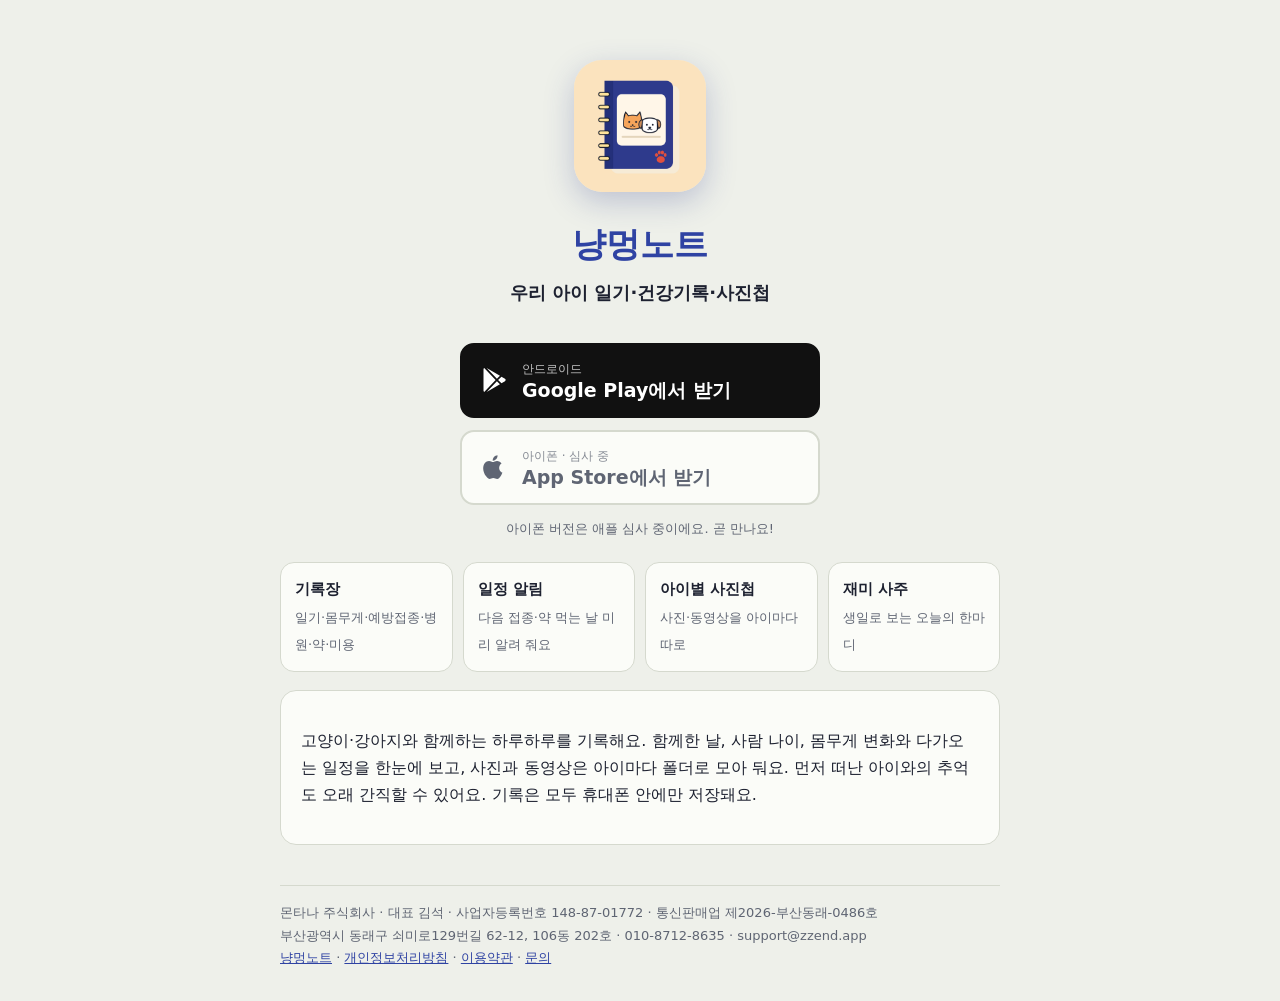
<file: index.html>
<!doctype html><html lang="ko"><head><meta charset="utf-8"><meta name="viewport" content="width=device-width,initial-scale=1"><title>냥멍노트 - 반려동물 기록장·사진첩</title><meta name="description" content="우리 아이 일기·몸무게·예방접종·병원 기록과 아이별 사진첩. 다음 일정은 알림으로 챙겨요."><meta property="og:type" content="website"><meta property="og:site_name" content="냥멍노트"><meta property="og:title" content="냥멍노트 - 반려동물 기록장·사진첩"><meta property="og:description" content="우리 아이 일기·몸무게·예방접종·병원 기록과 아이별 사진첩. 다음 일정은 알림으로 챙겨요."><meta property="og:url" content="https://petsaju.nibb.ink/"><meta property="og:image" content="https://petsaju.nibb.ink/og.png"><meta property="og:image:width" content="1200"><meta property="og:image:height" content="630"><meta name="twitter:card" content="summary_large_image"><meta name="twitter:image" content="https://petsaju.nibb.ink/og.png"><link rel="icon" href="og-icon.png"><link rel="stylesheet" href="style.css">
<style>
.hero{text-align:center;padding:28px 0 8px}.hero img{width:132px;height:132px;border-radius:50%;box-shadow:0 10px 30px rgba(46,58,140,.25)}
.hero h1{font-size:34px;margin:16px 0 4px;color:var(--accent)}.hero p{margin:0;font-size:18px;font-weight:600}
.stores{display:flex;flex-direction:column;gap:12px;margin:26px auto 6px;max-width:360px}
.store{display:flex;align-items:center;gap:14px;padding:14px 18px;border-radius:14px;background:#111;color:#fff;text-decoration:none;border:2px solid #111}
.store svg{width:28px;height:28px;flex:none;fill:#fff}.store b{display:block;font-size:19px;line-height:1.2}.store small{display:block;font-size:12px;opacity:.75}
.store.off{background:var(--surface);color:var(--muted);border-color:var(--line);pointer-events:none}.store.off svg{fill:var(--muted)}
.store.me{outline:3px solid #C8372D;outline-offset:3px}
.feat{display:grid;grid-template-columns:repeat(auto-fit,minmax(150px,1fr));gap:10px;margin-top:22px}
.feat div{background:var(--surface);border:1px solid var(--line);border-radius:14px;padding:14px}.feat b{display:block;font-size:15px}.feat span{font-size:13px;color:var(--muted)}
.note{text-align:center;font-size:13px;color:var(--muted)}
</style></head><body><main>
<section class="hero"><img src="og-icon.png" alt="냥멍노트 로고" style="border-radius:28px"><h1>냥멍노트</h1><p>우리 아이 일기·건강기록·사진첩</p></section>
<div class="stores">
<a id="and" class="store" href="https://play.google.com/store/apps/details?id=kr.nyangmeong.saju"><svg viewBox="0 0 24 24"><path d="M3.6 1.8 13.4 12l-9.8 10.2c-.4-.2-.6-.6-.6-1.1V2.9c0-.5.2-.9.6-1.1Zm10.9 11.3 2.6 2.6-11.4 6.5 8.8-9.1Zm3.9-3.8 3 1.7c.8.5.8 1.6 0 2l-3 1.8-2.9-2.8 2.9-2.7ZM5.7 1.8l11.4 6.5-2.6 2.6-8.8-9.1Z"/></svg><span><small>안드로이드</small><b>Google Play에서 받기</b></span></a>
<a id="ios" class="store" href="https://apps.apple.com/kr/app/id6836223771"><svg viewBox="0 0 24 24"><path d="M16.4 12.6c0-2.5 2-3.6 2.1-3.7-1.2-1.7-3-1.9-3.6-2-1.5-.2-3 .9-3.8.9-.8 0-2-.9-3.3-.9-1.7 0-3.3 1-4.2 2.5-1.8 3.1-.5 7.7 1.3 10.2.9 1.2 1.9 2.6 3.2 2.6 1.3-.1 1.8-.8 3.3-.8s2 .8 3.3.8c1.4 0 2.3-1.3 3.1-2.5 1-1.4 1.4-2.8 1.4-2.9-.1 0-2.8-1-2.8-4.2ZM14 5.2c.7-.8 1.2-2 1-3.2-1 0-2.3.7-3 1.5-.7.8-1.2 2-1.1 3.1 1.2.1 2.3-.6 3.1-1.4Z"/></svg><span><small id="iosSub">아이폰</small><b>App Store에서 받기</b></span></a>
</div>
<p class="note" id="iosNote" hidden>아이폰 버전은 애플 심사 중이에요. 곧 만나요!</p>
<div class="feat">
<div><b>기록장</b><span>일기·몸무게·예방접종·병원·약·미용</span></div>
<div><b>일정 알림</b><span>다음 접종·약 먹는 날 미리 알려 줘요</span></div>
<div><b>아이별 사진첩</b><span>사진·동영상을 아이마다 따로</span></div>
<div><b>재미 사주</b><span>생일로 보는 오늘의 한마디</span></div>
</div>
<div class="card"><p>고양이·강아지와 함께하는 하루하루를 기록해요. 함께한 날, 사람 나이, 몸무게 변화와 다가오는 일정을 한눈에 보고, 사진과 동영상은 아이마다 폴더로 모아 둬요. 먼저 떠난 아이와의 추억도 오래 간직할 수 있어요. 기록은 모두 휴대폰 안에만 저장돼요.</p></div>
<footer>몬타나 주식회사 · 대표 김석 · 사업자등록번호 148-87-01772 · 통신판매업 제2026-부산동래-0486호<br>부산광역시 동래구 쇠미로129번길 62-12, 106동 202호 · 010-8712-8635 · support@zzend.app<br><a href="./">냥멍노트</a> · <a href="privacy.html">개인정보처리방침</a> · <a href="terms.html">이용약관</a> · <a href="support.html">문의</a></footer></main>
<script>
var IOS_LIVE=false; // 애플 승인 후 true
var ua=navigator.userAgent,ios=/iPhone|iPad|iPod/i.test(ua)||(/Macintosh/.test(ua)&&'ontouchend' in document),and=/Android/i.test(ua);
var a=document.getElementById('and'),i=document.getElementById('ios');
if(!IOS_LIVE){i.classList.add('off');i.removeAttribute('href');document.getElementById('iosSub').textContent='아이폰 · 심사 중';document.getElementById('iosNote').hidden=false;}
if(ios){i.parentNode.insertBefore(i,a);i.classList.add('me');}else if(and){a.classList.add('me');}
</script></body></html>
</file>
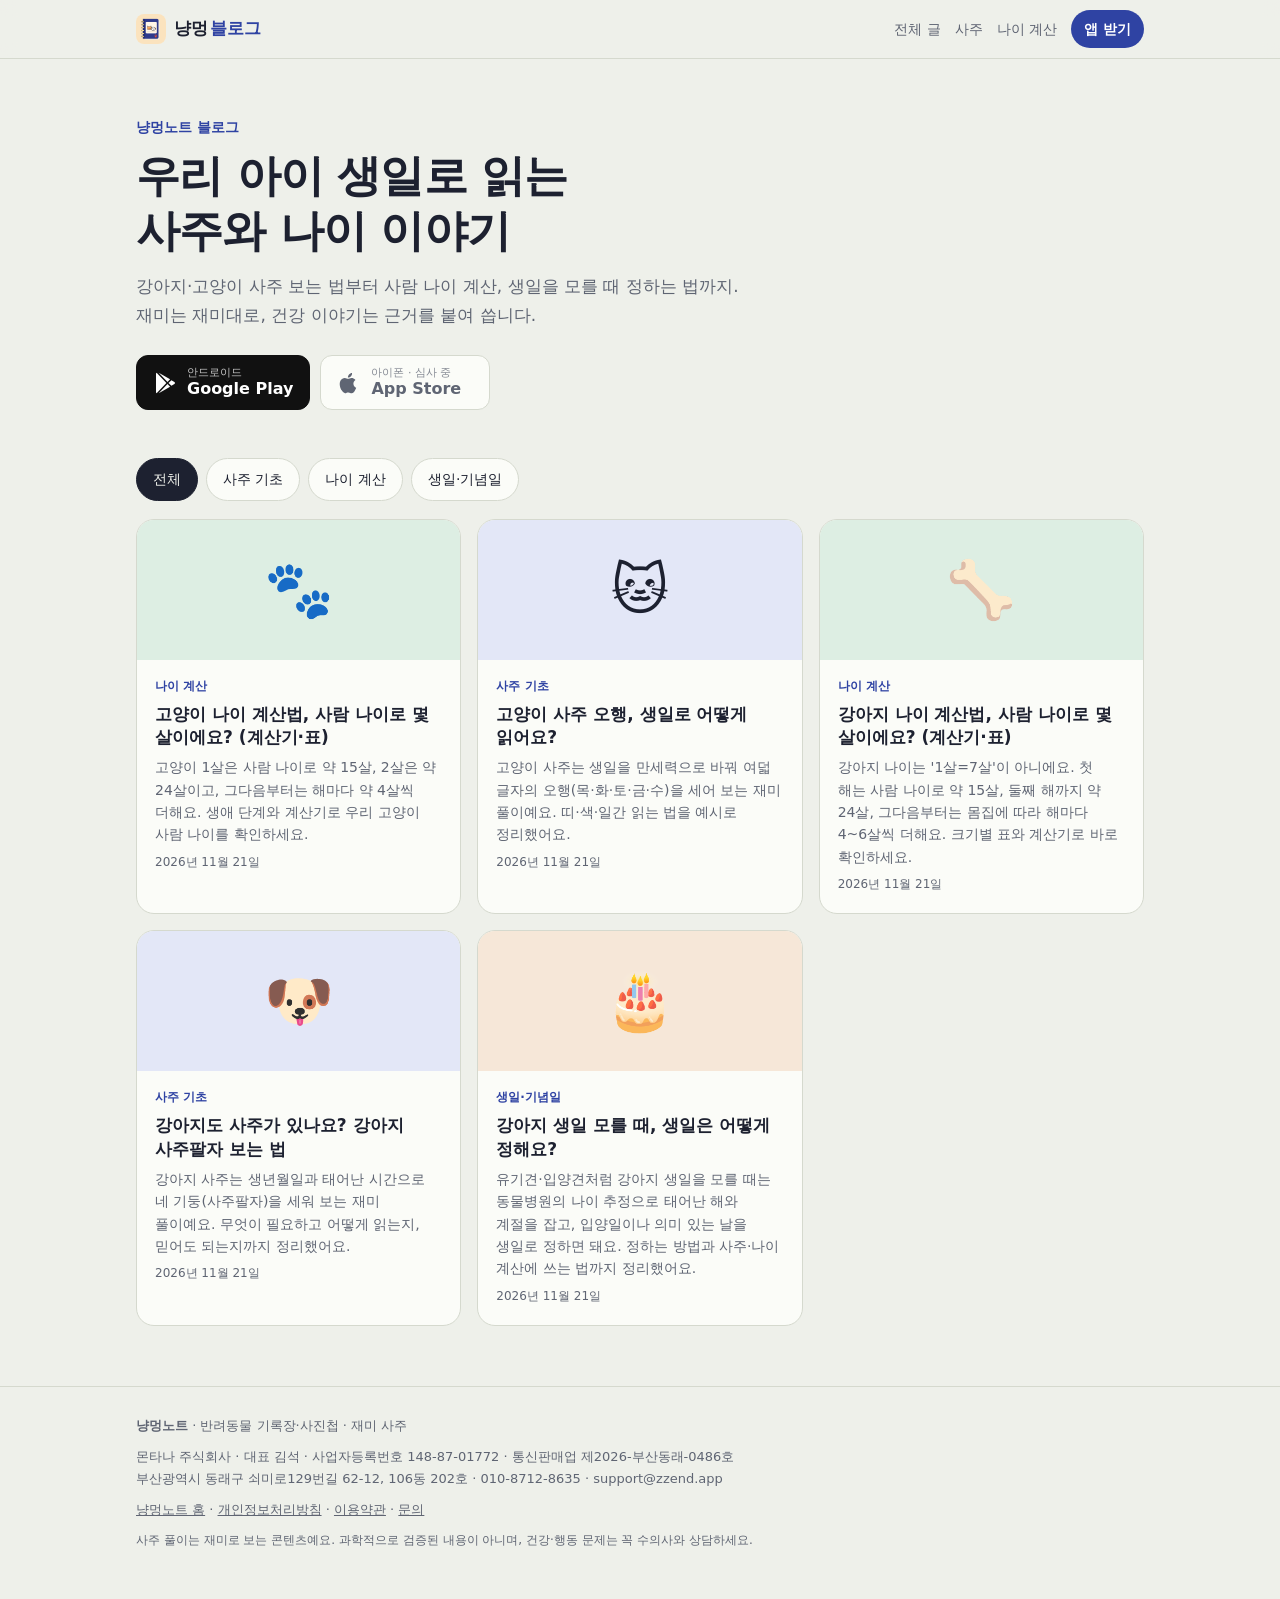
<file: blog/index.html>
<!doctype html><html lang="ko"><head><meta charset="utf-8"><meta name="viewport" content="width=device-width,initial-scale=1">
<title>냥멍 블로그 · 강아지·고양이 사주와 나이 이야기</title><meta name="description" content="강아지·고양이 사주 보는 법, 사람 나이 계산법, 생일 모르는 아이의 생일 정하기까지. 반려동물 기록 앱 냥멍노트가 쓰는 블로그예요."><link rel="canonical" href="https://petsaju.nibb.ink/blog/">
<meta property="og:type" content="website"><meta property="og:site_name" content="냥멍 블로그"><meta property="og:title" content="냥멍 블로그 · 강아지·고양이 사주와 나이 이야기"><meta property="og:description" content="강아지·고양이 사주 보는 법, 사람 나이 계산법, 생일 모르는 아이의 생일 정하기까지. 반려동물 기록 앱 냥멍노트가 쓰는 블로그예요."><meta property="og:url" content="https://petsaju.nibb.ink/blog/"><meta property="og:image" content="https://petsaju.nibb.ink/og.png"><meta property="og:locale" content="ko_KR"><meta name="twitter:card" content="summary_large_image">
<link rel="icon" href="../og-icon.png"><link rel="stylesheet" href="blog.css?v=1">
<script type="application/ld+json">{"@context":"https://schema.org","@type":"Blog","name":"냥멍 블로그","url":"https://petsaju.nibb.ink/blog/","inLanguage":"ko-KR","publisher":{"@type":"Organization","name":"몬타나 주식회사","url":"https://petsaju.nibb.ink/"},"blogPost":[{"@type":"BlogPosting","headline":"고양이 나이 계산법, 사람 나이로 몇 살이에요? (계산기·표)","url":"https://petsaju.nibb.ink/blog/cat-age-calculator.html","datePublished":"2026-11-21"},{"@type":"BlogPosting","headline":"고양이 사주 오행, 생일로 어떻게 읽어요?","url":"https://petsaju.nibb.ink/blog/cat-saju-ohaeng.html","datePublished":"2026-11-21"},{"@type":"BlogPosting","headline":"강아지 나이 계산법, 사람 나이로 몇 살이에요? (계산기·표)","url":"https://petsaju.nibb.ink/blog/dog-age-calculator.html","datePublished":"2026-11-21"},{"@type":"BlogPosting","headline":"강아지도 사주가 있나요? 강아지 사주팔자 보는 법","url":"https://petsaju.nibb.ink/blog/dog-saju.html","datePublished":"2026-11-21"},{"@type":"BlogPosting","headline":"강아지 생일 모를 때, 생일은 어떻게 정해요?","url":"https://petsaju.nibb.ink/blog/pet-birthday-unknown.html","datePublished":"2026-11-21"}]}</script>
</head><body><header class="top"><div class="in"><a class="brand" href="./"><img src="../og-icon.png" alt="" width="30" height="30"><span>냥멍<b>블로그</b></span></a>
<nav><a href="./">전체 글</a><a href="./#cat-saju">사주</a><a href="./#cat-age">나이 계산</a><a class="get" href="https://play.google.com/store/apps/details?id=kr.nyangmeong.saju">앱 받기</a></nav></div></header>
<main><section class="hero"><div class="in">
<p class="kicker">냥멍노트 블로그</p>
<h1>우리 아이 생일로 읽는<br>사주와 나이 이야기</h1>
<p class="lead">강아지·고양이 사주 보는 법부터 사람 나이 계산, 생일을 모를 때 정하는 법까지. 재미는 재미대로, 건강 이야기는 근거를 붙여 씁니다.</p>
<div class="stores">
<a class="store" href="https://play.google.com/store/apps/details?id=kr.nyangmeong.saju"><svg viewBox="0 0 24 24" aria-hidden="true"><path d="M3.6 1.8 13.4 12l-9.8 10.2c-.4-.2-.6-.6-.6-1.1V2.9c0-.5.2-.9.6-1.1Zm10.9 11.3 2.6 2.6-11.4 6.5 8.8-9.1Zm3.9-3.8 3 1.7c.8.5.8 1.6 0 2l-3 1.8-2.9-2.8 2.9-2.7ZM5.7 1.8l11.4 6.5-2.6 2.6-8.8-9.1Z"/></svg><span><small>안드로이드</small><b>Google Play</b></span></a>
<span class="store off"><svg viewBox="0 0 24 24" aria-hidden="true"><path d="M16.4 12.6c0-2.5 2-3.6 2.1-3.7-1.2-1.7-3-1.9-3.6-2-1.5-.2-3 .9-3.8.9-.8 0-2-.9-3.3-.9-1.7 0-3.3 1-4.2 2.5-1.8 3.1-.5 7.7 1.3 10.2.9 1.2 1.9 2.6 3.2 2.6 1.3-.1 1.8-.8 3.3-.8s2 .8 3.3.8c1.4 0 2.3-1.3 3.1-2.5 1-1.4 1.4-2.8 1.4-2.9-.1 0-2.8-1-2.8-4.2ZM14 5.2c.7-.8 1.2-2 1-3.2-1 0-2.3.7-3 1.5-.7.8-1.2 2-1.1 3.1 1.2.1 2.3-.6 3.1-1.4Z"/></svg><span><small>아이폰 · 심사 중</small><b>App Store</b></span></span>
</div>
</div></section>
<section class="list"><div class="in"><div class="tabs" role="tablist"><button class="on" data-f="all">전체</button><button data-f="saju" id="cat-saju">사주 기초</button><button data-f="age" id="cat-age">나이 계산</button><button data-f="day" id="cat-day">생일·기념일</button></div><div class="grid" id="grid"><a class="card" href="cat-age-calculator.html" data-cat="age"><span class="thumb t-age" aria-hidden="true">🐾</span><span class="txt"><em>나이 계산</em><b>고양이 나이 계산법, 사람 나이로 몇 살이에요? (계산기·표)</b><span>고양이 1살은 사람 나이로 약 15살, 2살은 약 24살이고, 그다음부터는 해마다 약 4살씩 더해요. 생애 단계와 계산기로 우리 고양이 사람 나이를 확인하세요.</span><time datetime="2026-11-21">2026년 11월 21일</time></span></a><a class="card" href="cat-saju-ohaeng.html" data-cat="saju"><span class="thumb t-saju" aria-hidden="true">🐱</span><span class="txt"><em>사주 기초</em><b>고양이 사주 오행, 생일로 어떻게 읽어요?</b><span>고양이 사주는 생일을 만세력으로 바꿔 여덟 글자의 오행(목·화·토·금·수)을 세어 보는 재미 풀이예요. 띠·색·일간 읽는 법을 예시로 정리했어요.</span><time datetime="2026-11-21">2026년 11월 21일</time></span></a><a class="card" href="dog-age-calculator.html" data-cat="age"><span class="thumb t-age" aria-hidden="true">🦴</span><span class="txt"><em>나이 계산</em><b>강아지 나이 계산법, 사람 나이로 몇 살이에요? (계산기·표)</b><span>강아지 나이는 '1살=7살'이 아니에요. 첫 해는 사람 나이로 약 15살, 둘째 해까지 약 24살, 그다음부터는 몸집에 따라 해마다 4~6살씩 더해요. 크기별 표와 계산기로 바로 확인하세요.</span><time datetime="2026-11-21">2026년 11월 21일</time></span></a><a class="card" href="dog-saju.html" data-cat="saju"><span class="thumb t-saju" aria-hidden="true">🐶</span><span class="txt"><em>사주 기초</em><b>강아지도 사주가 있나요? 강아지 사주팔자 보는 법</b><span>강아지 사주는 생년월일과 태어난 시간으로 네 기둥(사주팔자)을 세워 보는 재미 풀이예요. 무엇이 필요하고 어떻게 읽는지, 믿어도 되는지까지 정리했어요.</span><time datetime="2026-11-21">2026년 11월 21일</time></span></a><a class="card" href="pet-birthday-unknown.html" data-cat="day"><span class="thumb t-day" aria-hidden="true">🎂</span><span class="txt"><em>생일·기념일</em><b>강아지 생일 모를 때, 생일은 어떻게 정해요?</b><span>유기견·입양견처럼 강아지 생일을 모를 때는 동물병원의 나이 추정으로 태어난 해와 계절을 잡고, 입양일이나 의미 있는 날을 생일로 정하면 돼요. 정하는 방법과 사주·나이 계산에 쓰는 법까지 정리했어요.</span><time datetime="2026-11-21">2026년 11월 21일</time></span></a></div></div></section></main>
<script>(function(){var b=document.querySelectorAll('.tabs button'),c=document.querySelectorAll('#grid .card');function f(k){b.forEach(function(x){x.classList.toggle('on',x.dataset.f===k)});c.forEach(function(x){x.hidden=!(k==='all'||x.dataset.cat===k)})}b.forEach(function(x){x.onclick=function(){f(x.dataset.f)}});var h=location.hash.replace('#cat-','');if(h&&document.getElementById('cat-'+h))f(h);})();</script><footer class="foot"><div class="in">
<p><b>냥멍노트</b> · 반려동물 기록장·사진첩 · 재미 사주</p>
<p>몬타나 주식회사 · 대표 김석 · 사업자등록번호 148-87-01772 · 통신판매업 제2026-부산동래-0486호<br>부산광역시 동래구 쇠미로129번길 62-12, 106동 202호 · 010-8712-8635 · support@zzend.app</p>
<p><a href="../">냥멍노트 홈</a> · <a href="../privacy.html">개인정보처리방침</a> · <a href="../terms.html">이용약관</a> · <a href="../support.html">문의</a></p>
<p class="small">사주 풀이는 재미로 보는 콘텐츠예요. 과학적으로 검증된 내용이 아니며, 건강·행동 문제는 꼭 수의사와 상담하세요.</p>
</div></footer></body></html>
</file>
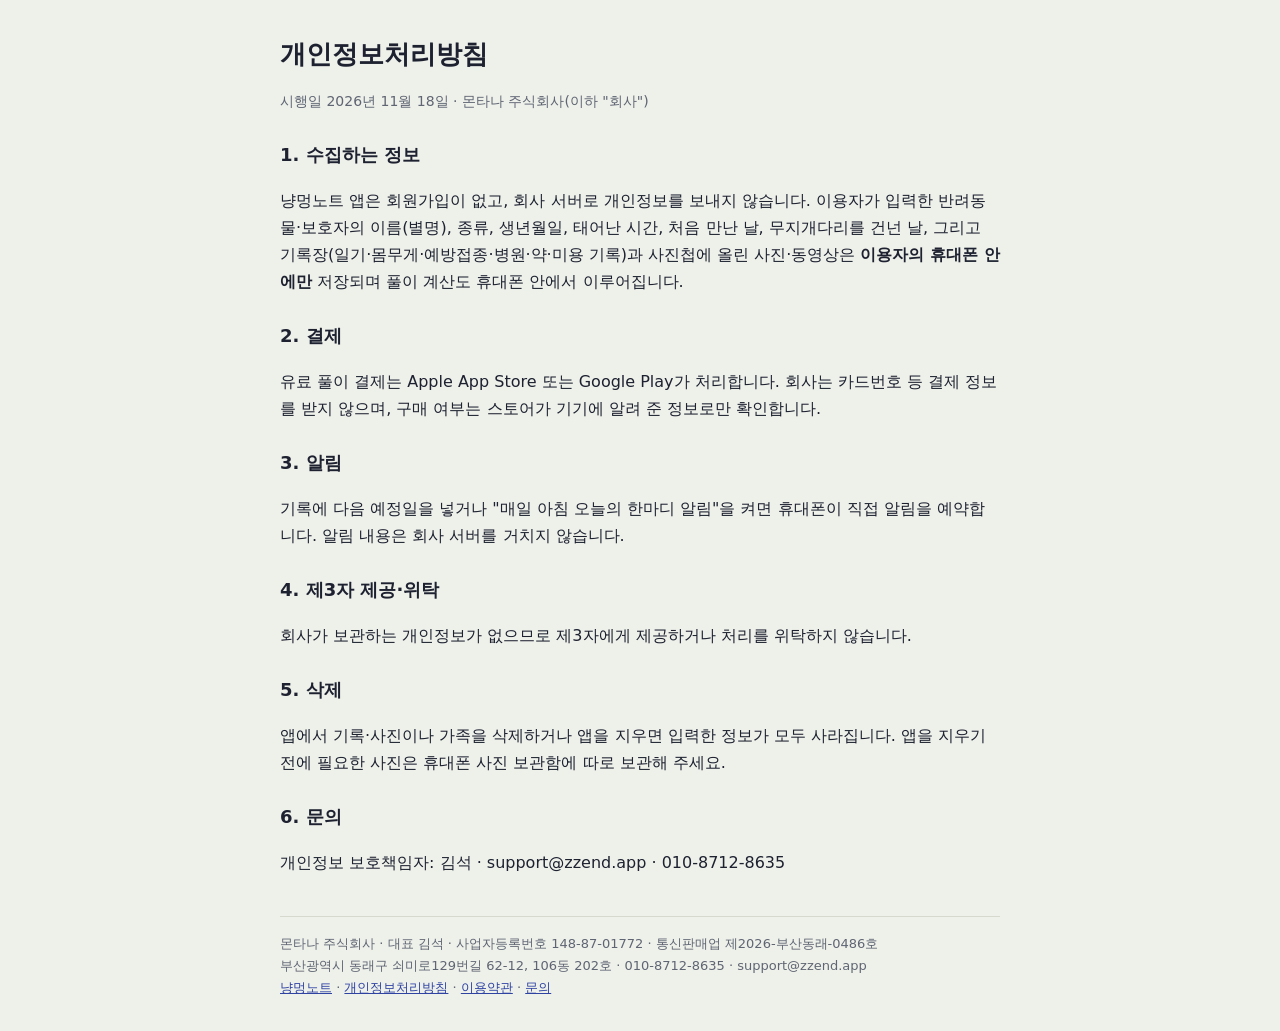
<file: privacy.html>
<!doctype html><html lang="ko"><head><meta charset="utf-8"><meta name="viewport" content="width=device-width,initial-scale=1"><title>개인정보처리방침 - 냥멍노트</title><link rel="stylesheet" href="style.css"></head><body><main><h1>개인정보처리방침</h1><p class="muted">시행일 2026년 11월 18일 · 몬타나 주식회사(이하 "회사")</p>
<h2>1. 수집하는 정보</h2><p>냥멍노트 앱은 회원가입이 없고, 회사 서버로 개인정보를 보내지 않습니다. 이용자가 입력한 반려동물·보호자의 이름(별명), 종류, 생년월일, 태어난 시간, 처음 만난 날, 무지개다리를 건넌 날, 그리고 기록장(일기·몸무게·예방접종·병원·약·미용 기록)과 사진첩에 올린 사진·동영상은 <b>이용자의 휴대폰 안에만</b> 저장되며 풀이 계산도 휴대폰 안에서 이루어집니다.</p>
<h2>2. 결제</h2><p>유료 풀이 결제는 Apple App Store 또는 Google Play가 처리합니다. 회사는 카드번호 등 결제 정보를 받지 않으며, 구매 여부는 스토어가 기기에 알려 준 정보로만 확인합니다.</p>
<h2>3. 알림</h2><p>기록에 다음 예정일을 넣거나 "매일 아침 오늘의 한마디 알림"을 켜면 휴대폰이 직접 알림을 예약합니다. 알림 내용은 회사 서버를 거치지 않습니다.</p>
<h2>4. 제3자 제공·위탁</h2><p>회사가 보관하는 개인정보가 없으므로 제3자에게 제공하거나 처리를 위탁하지 않습니다.</p>
<h2>5. 삭제</h2><p>앱에서 기록·사진이나 가족을 삭제하거나 앱을 지우면 입력한 정보가 모두 사라집니다. 앱을 지우기 전에 필요한 사진은 휴대폰 사진 보관함에 따로 보관해 주세요.</p>
<h2>6. 문의</h2><p>개인정보 보호책임자: 김석 · support@zzend.app · 010-8712-8635</p>
<footer>몬타나 주식회사 · 대표 김석 · 사업자등록번호 148-87-01772 · 통신판매업 제2026-부산동래-0486호<br>부산광역시 동래구 쇠미로129번길 62-12, 106동 202호 · 010-8712-8635 · support@zzend.app<br><a href="./">냥멍노트</a> · <a href="privacy.html">개인정보처리방침</a> · <a href="terms.html">이용약관</a> · <a href="support.html">문의</a></footer></main></body></html>
</file>
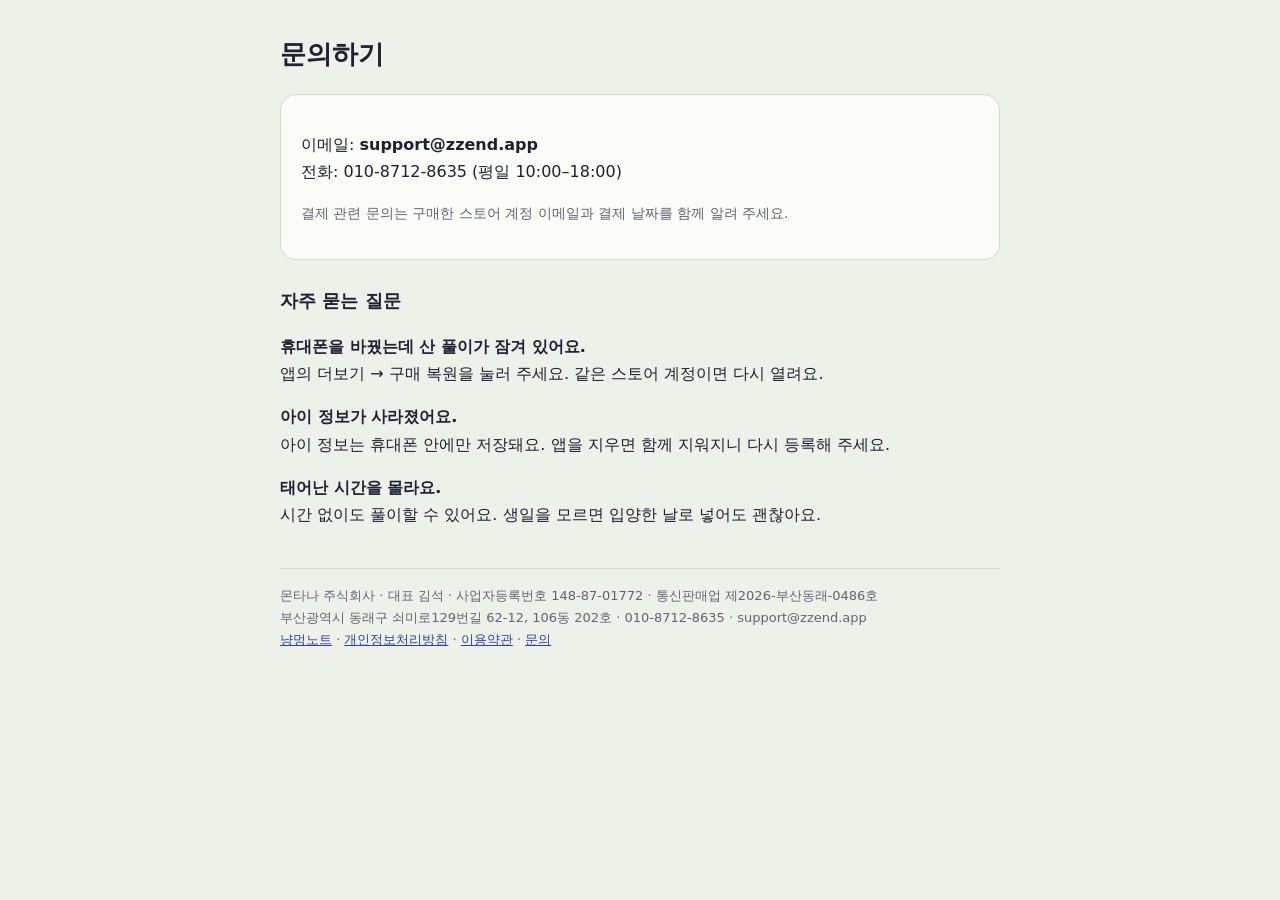
<file: support.html>
<!doctype html><html lang="ko"><head><meta charset="utf-8"><meta name="viewport" content="width=device-width,initial-scale=1"><title>문의 - 냥멍노트</title><link rel="stylesheet" href="style.css"></head><body><main><h1>문의하기</h1>
<div class="card"><p>이메일: <b>support@zzend.app</b><br>전화: 010-8712-8635 (평일 10:00–18:00)</p><p class="muted">결제 관련 문의는 구매한 스토어 계정 이메일과 결제 날짜를 함께 알려 주세요.</p></div>
<h2>자주 묻는 질문</h2>
<p><b>휴대폰을 바꿨는데 산 풀이가 잠겨 있어요.</b><br>앱의 더보기 → 구매 복원을 눌러 주세요. 같은 스토어 계정이면 다시 열려요.</p>
<p><b>아이 정보가 사라졌어요.</b><br>아이 정보는 휴대폰 안에만 저장돼요. 앱을 지우면 함께 지워지니 다시 등록해 주세요.</p>
<p><b>태어난 시간을 몰라요.</b><br>시간 없이도 풀이할 수 있어요. 생일을 모르면 입양한 날로 넣어도 괜찮아요.</p>
<footer>몬타나 주식회사 · 대표 김석 · 사업자등록번호 148-87-01772 · 통신판매업 제2026-부산동래-0486호<br>부산광역시 동래구 쇠미로129번길 62-12, 106동 202호 · 010-8712-8635 · support@zzend.app<br><a href="./">냥멍노트</a> · <a href="privacy.html">개인정보처리방침</a> · <a href="terms.html">이용약관</a> · <a href="support.html">문의</a></footer></main></body></html>
</file>
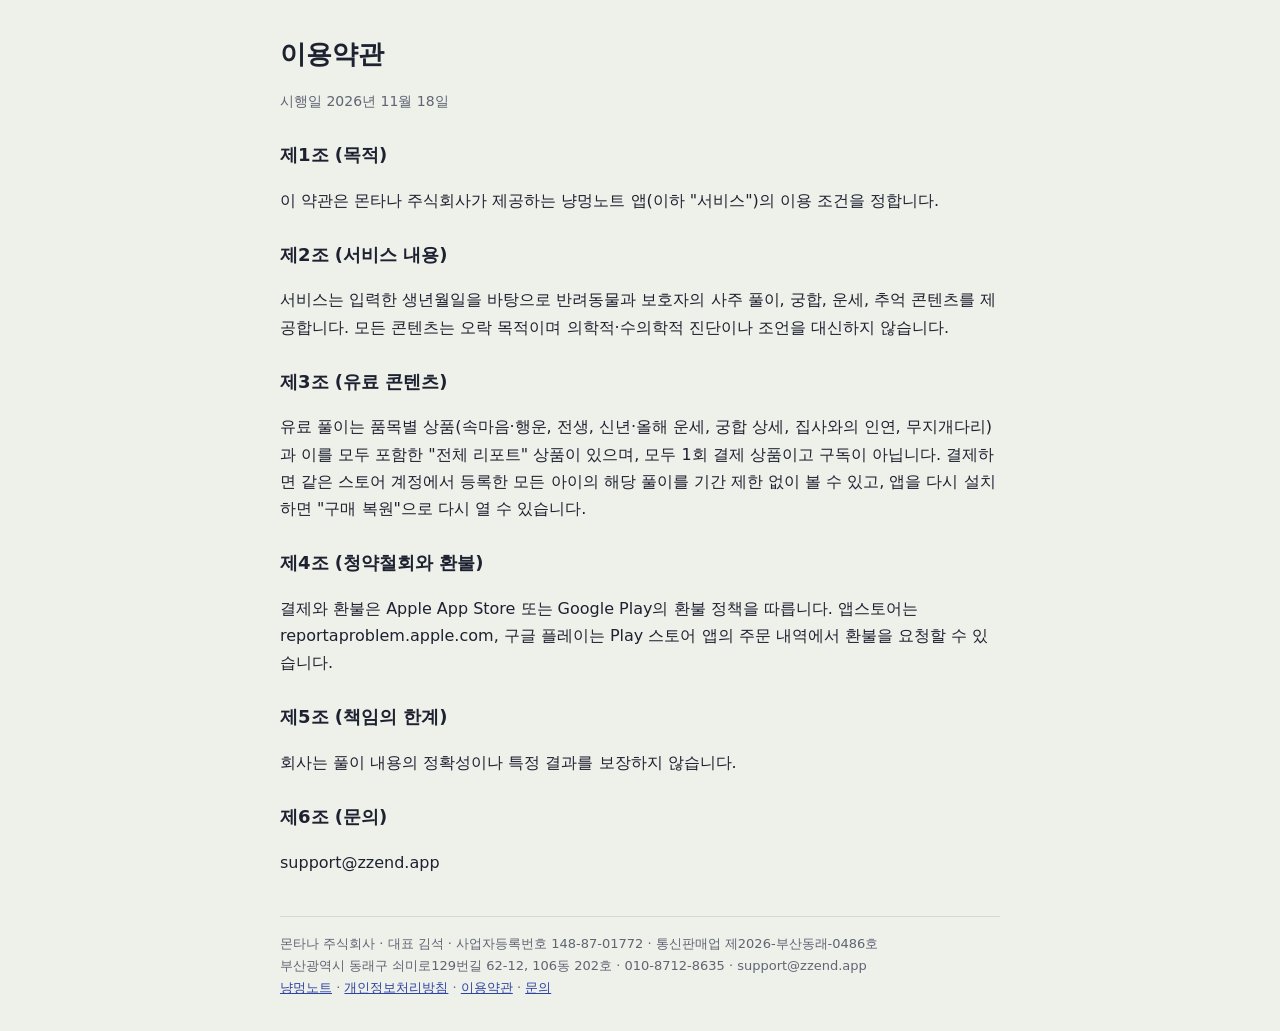
<file: terms.html>
<!doctype html><html lang="ko"><head><meta charset="utf-8"><meta name="viewport" content="width=device-width,initial-scale=1"><title>이용약관 - 냥멍노트</title><link rel="stylesheet" href="style.css"></head><body><main><h1>이용약관</h1><p class="muted">시행일 2026년 11월 18일</p>
<h2>제1조 (목적)</h2><p>이 약관은 몬타나 주식회사가 제공하는 냥멍노트 앱(이하 "서비스")의 이용 조건을 정합니다.</p>
<h2>제2조 (서비스 내용)</h2><p>서비스는 입력한 생년월일을 바탕으로 반려동물과 보호자의 사주 풀이, 궁합, 운세, 추억 콘텐츠를 제공합니다. 모든 콘텐츠는 오락 목적이며 의학적·수의학적 진단이나 조언을 대신하지 않습니다.</p>
<h2>제3조 (유료 콘텐츠)</h2><p>유료 풀이는 품목별 상품(속마음·행운, 전생, 신년·올해 운세, 궁합 상세, 집사와의 인연, 무지개다리)과 이를 모두 포함한 "전체 리포트" 상품이 있으며, 모두 1회 결제 상품이고 구독이 아닙니다. 결제하면 같은 스토어 계정에서 등록한 모든 아이의 해당 풀이를 기간 제한 없이 볼 수 있고, 앱을 다시 설치하면 "구매 복원"으로 다시 열 수 있습니다.</p>
<h2>제4조 (청약철회와 환불)</h2><p>결제와 환불은 Apple App Store 또는 Google Play의 환불 정책을 따릅니다. 앱스토어는 reportaproblem.apple.com, 구글 플레이는 Play 스토어 앱의 주문 내역에서 환불을 요청할 수 있습니다.</p>
<h2>제5조 (책임의 한계)</h2><p>회사는 풀이 내용의 정확성이나 특정 결과를 보장하지 않습니다.</p>
<h2>제6조 (문의)</h2><p>support@zzend.app</p>
<footer>몬타나 주식회사 · 대표 김석 · 사업자등록번호 148-87-01772 · 통신판매업 제2026-부산동래-0486호<br>부산광역시 동래구 쇠미로129번길 62-12, 106동 202호 · 010-8712-8635 · support@zzend.app<br><a href="./">냥멍노트</a> · <a href="privacy.html">개인정보처리방침</a> · <a href="terms.html">이용약관</a> · <a href="support.html">문의</a></footer></main></body></html>
</file>
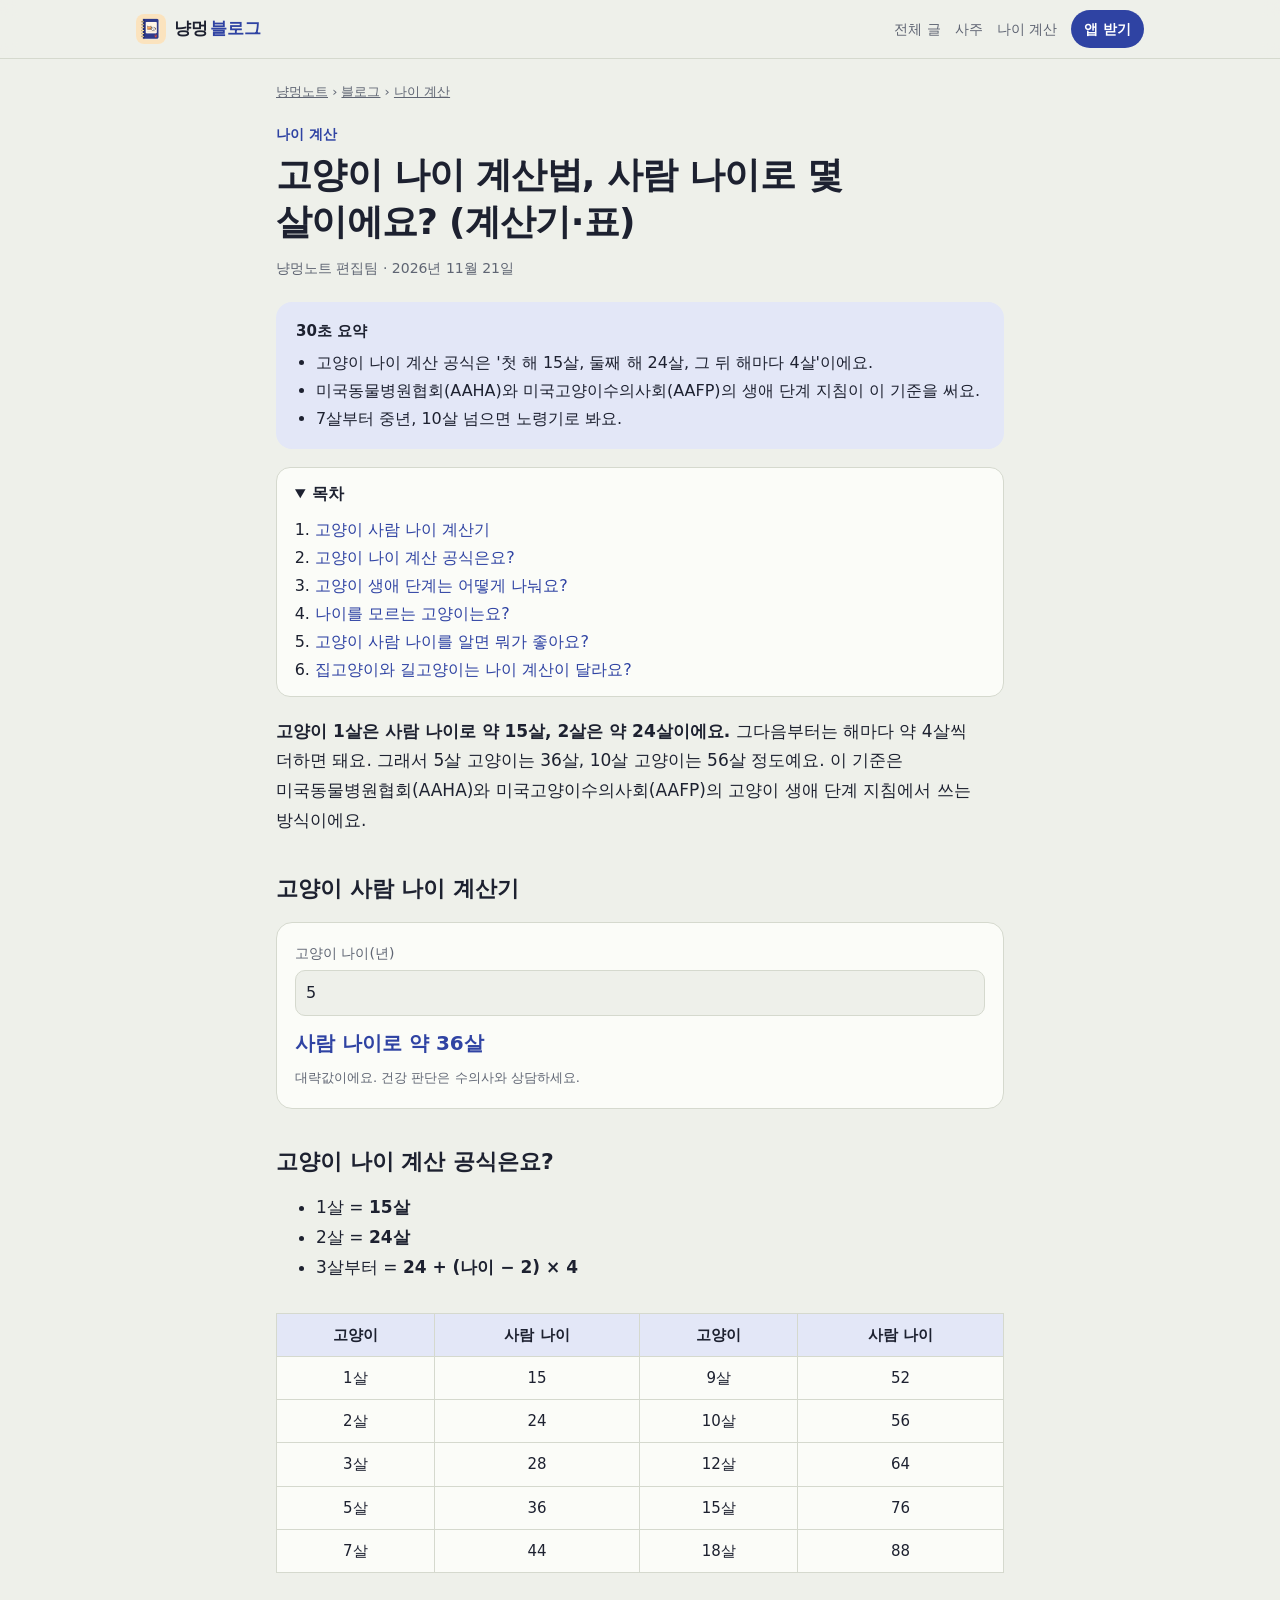
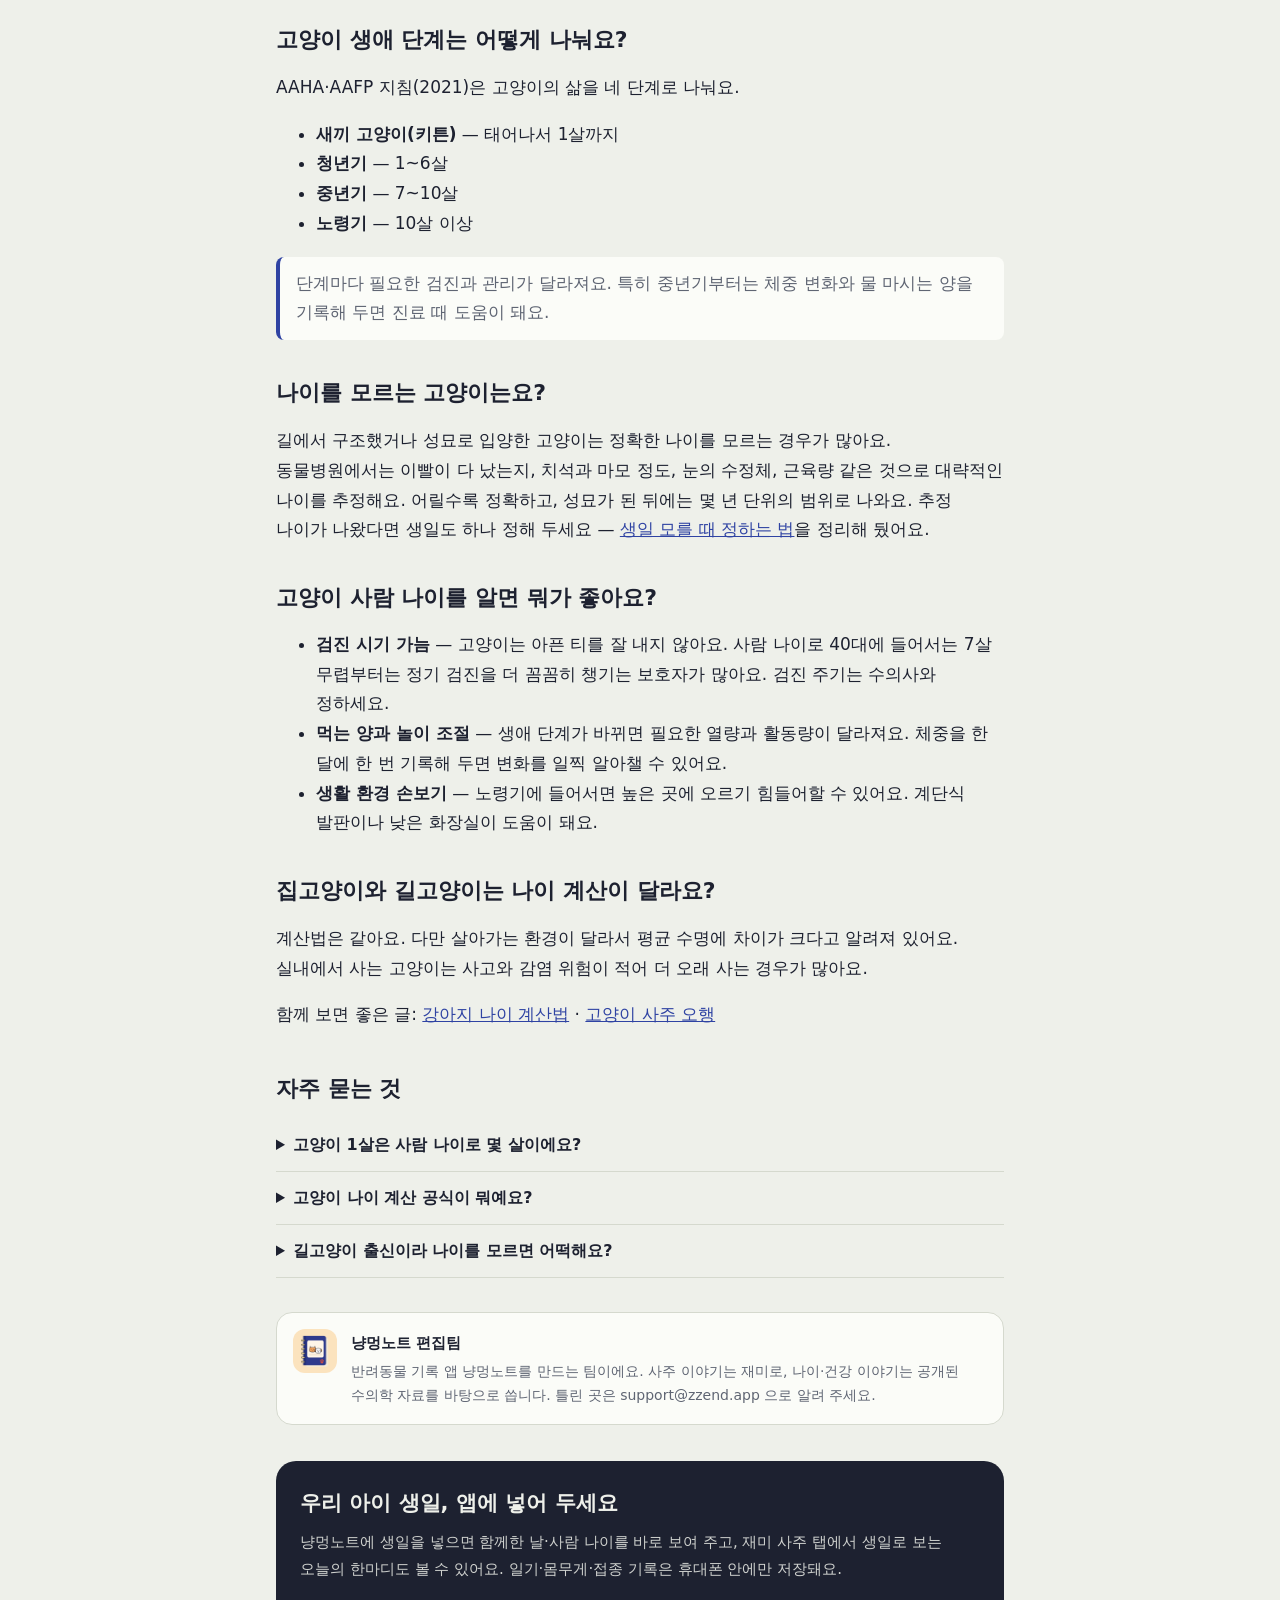
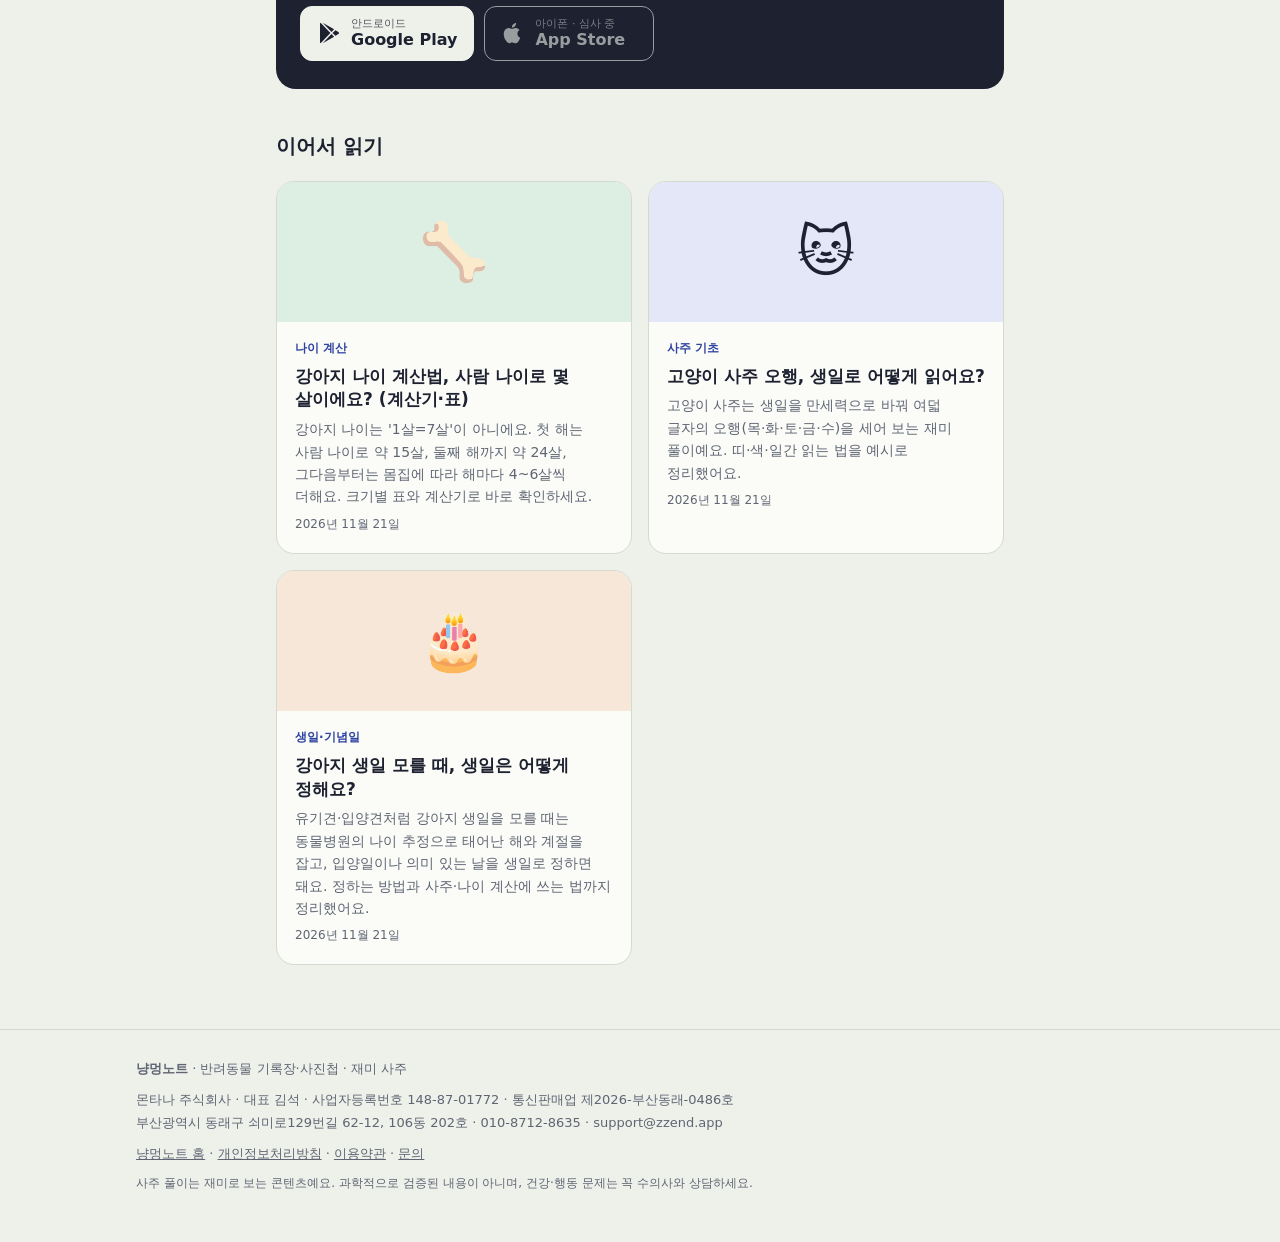
<file: blog/cat-age-calculator.html>
<!doctype html><html lang="ko"><head><meta charset="utf-8"><meta name="viewport" content="width=device-width,initial-scale=1">
<title>고양이 나이 계산법, 사람 나이로 몇 살이에요? (계산기·표) | 냥멍 블로그</title><meta name="description" content="고양이 1살은 사람 나이로 약 15살, 2살은 약 24살이고, 그다음부터는 해마다 약 4살씩 더해요. 생애 단계와 계산기로 우리 고양이 사람 나이를 확인하세요."><link rel="canonical" href="https://petsaju.nibb.ink/blog/cat-age-calculator.html">
<meta property="og:type" content="article"><meta property="og:site_name" content="냥멍 블로그"><meta property="og:title" content="고양이 나이 계산법, 사람 나이로 몇 살이에요? (계산기·표) | 냥멍 블로그"><meta property="og:description" content="고양이 1살은 사람 나이로 약 15살, 2살은 약 24살이고, 그다음부터는 해마다 약 4살씩 더해요. 생애 단계와 계산기로 우리 고양이 사람 나이를 확인하세요."><meta property="og:url" content="https://petsaju.nibb.ink/blog/cat-age-calculator.html"><meta property="og:image" content="https://petsaju.nibb.ink/og.png"><meta property="og:locale" content="ko_KR"><meta name="twitter:card" content="summary_large_image">
<link rel="icon" href="../og-icon.png"><link rel="stylesheet" href="blog.css?v=1">
<script type="application/ld+json">{"@context":"https://schema.org","@type":"Article","headline":"고양이 나이 계산법, 사람 나이로 몇 살이에요? (계산기·표)","description":"고양이 1살은 사람 나이로 약 15살, 2살은 약 24살이고, 그다음부터는 해마다 약 4살씩 더해요. 생애 단계와 계산기로 우리 고양이 사람 나이를 확인하세요.","datePublished":"2026-11-21","dateModified":"2026-11-21","inLanguage":"ko-KR","mainEntityOfPage":"https://petsaju.nibb.ink/blog/cat-age-calculator.html","image":"https://petsaju.nibb.ink/og.png","author":{"@type":"Organization","name":"냥멍노트 편집팀","url":"https://petsaju.nibb.ink/"},"publisher":{"@type":"Organization","name":"몬타나 주식회사","url":"https://petsaju.nibb.ink/","logo":{"@type":"ImageObject","url":"https://petsaju.nibb.ink/og-icon.png"}},"keywords":"고양이 나이 계산법, 고양이 나이 계산기, 고양이 사람 나이 계산, 고양이 나이 계산 공식"}</script>
<script type="application/ld+json">{"@context":"https://schema.org","@type":"BreadcrumbList","itemListElement":[{"@type":"ListItem","position":1,"name":"냥멍노트","item":"https://petsaju.nibb.ink/"},{"@type":"ListItem","position":2,"name":"냥멍 블로그","item":"https://petsaju.nibb.ink/blog/"},{"@type":"ListItem","position":3,"name":"나이 계산","item":"https://petsaju.nibb.ink/blog/#cat-age"},{"@type":"ListItem","position":4,"name":"고양이 나이 계산법, 사람 나이로 몇 살이에요? (계산기·표)","item":"https://petsaju.nibb.ink/blog/cat-age-calculator.html"}]}</script>
<script type="application/ld+json">{"@context":"https://schema.org","@type":"FAQPage","mainEntity":[{"@type":"Question","name":"고양이 1살은 사람 나이로 몇 살이에요?","acceptedAnswer":{"@type":"Answer","text":"약 15살이에요. 고양이는 첫 해에 성 성숙을 지나 거의 다 자라서 사람의 청소년기에 해당해요."}},{"@type":"Question","name":"고양이 나이 계산 공식이 뭐예요?","acceptedAnswer":{"@type":"Answer","text":"2살까지는 24살로 보고, 그 뒤로는 (고양이 나이 − 2) × 4 + 24 로 계산해요. 예를 들어 10살 고양이는 (10 − 2) × 4 + 24 = 56살이에요."}},{"@type":"Question","name":"길고양이 출신이라 나이를 모르면 어떡해요?","acceptedAnswer":{"@type":"Answer","text":"동물병원에서 이빨 상태, 눈의 투명도, 근육과 털 상태로 대략적인 나이를 추정해 줄 수 있어요. 성묘가 된 뒤에는 오차가 커지니 범위로 받아들이세요."}}]}</script>
</head><body><header class="top"><div class="in"><a class="brand" href="./"><img src="../og-icon.png" alt="" width="30" height="30"><span>냥멍<b>블로그</b></span></a>
<nav><a href="./">전체 글</a><a href="./#cat-saju">사주</a><a href="./#cat-age">나이 계산</a><a class="get" href="https://play.google.com/store/apps/details?id=kr.nyangmeong.saju">앱 받기</a></nav></div></header>
<main class="post"><div class="in">
<nav class="crumb" aria-label="현재 위치"><a href="../">냥멍노트</a> › <a href="./">블로그</a> › <a href="./#cat-age">나이 계산</a></nav>
<article>
<p class="cat">나이 계산</p>
<h1>고양이 나이 계산법, 사람 나이로 몇 살이에요? (계산기·표)</h1>
<p class="meta">냥멍노트 편집팀 · <time datetime="2026-11-21">2026년 11월 21일</time></p>
<section class="sum"><h2 class="sum-h">30초 요약</h2><ul><li>고양이 나이 계산 공식은 '첫 해 15살, 둘째 해 24살, 그 뒤 해마다 4살'이에요.</li><li>미국동물병원협회(AAHA)와 미국고양이수의사회(AAFP)의 생애 단계 지침이 이 기준을 써요.</li><li>7살부터 중년, 10살 넘으면 노령기로 봐요.</li></ul></section>
<details class="toc" open><summary>목차</summary><ol><li><a href="#calc">고양이 사람 나이 계산기</a></li><li><a href="#formula">고양이 나이 계산 공식은요?</a></li><li><a href="#stage">고양이 생애 단계는 어떻게 나눠요?</a></li><li><a href="#unknown">나이를 모르는 고양이는요?</a></li><li><a href="#use">고양이 사람 나이를 알면 뭐가 좋아요?</a></li><li><a href="#indoor">집고양이와 길고양이는 나이 계산이 달라요?</a></li></ol></details>
<div class="body">
<p><b>고양이 1살은 사람 나이로 약 15살, 2살은 약 24살이에요.</b> 그다음부터는 해마다 약 4살씩 더하면 돼요. 그래서 5살 고양이는 36살, 10살 고양이는 56살 정도예요. 이 기준은 미국동물병원협회(AAHA)와 미국고양이수의사회(AAFP)의 고양이 생애 단계 지침에서 쓰는 방식이에요.</p>

<h2 id="calc">고양이 사람 나이 계산기</h2>
<div class="calc">
<label>고양이 나이(년)<input id="cAge" type="number" min="0.5" max="25" step="0.5" value="5" inputmode="decimal"></label>
<output id="cOut" aria-live="polite"></output>
<p style="font-size:13px;color:var(--muted);margin:6px 0 0">대략값이에요. 건강 판단은 수의사와 상담하세요.</p>
</div>
<script>(function(){var a=document.getElementById('cAge'),o=document.getElementById('cOut');
function f(){var y=parseFloat(a.value),v;if(!(y>0)){o.textContent='나이를 넣어 주세요';return}
v=y<=1?15*y:y<=2?15+9*(y-1):24+4*(y-2);o.textContent='사람 나이로 약 '+Math.round(v)+'살';}
a.oninput=f;f();})();</script>

<h2 id="formula">고양이 나이 계산 공식은요?</h2>
<ul>
<li>1살 = <b>15살</b></li>
<li>2살 = <b>24살</b></li>
<li>3살부터 = <b>24 + (나이 − 2) × 4</b></li>
</ul>
<div class="tablewrap"><table>
<tr><th>고양이</th><th>사람 나이</th><th>고양이</th><th>사람 나이</th></tr>
<tr><td>1살</td><td>15</td><td>9살</td><td>52</td></tr>
<tr><td>2살</td><td>24</td><td>10살</td><td>56</td></tr>
<tr><td>3살</td><td>28</td><td>12살</td><td>64</td></tr>
<tr><td>5살</td><td>36</td><td>15살</td><td>76</td></tr>
<tr><td>7살</td><td>44</td><td>18살</td><td>88</td></tr>
</table></div>

<h2 id="stage">고양이 생애 단계는 어떻게 나눠요?</h2>
<p>AAHA·AAFP 지침(2021)은 고양이의 삶을 네 단계로 나눠요.</p>
<ul>
<li><b>새끼 고양이(키튼)</b> — 태어나서 1살까지</li>
<li><b>청년기</b> — 1~6살</li>
<li><b>중년기</b> — 7~10살</li>
<li><b>노령기</b> — 10살 이상</li>
</ul>
<p class="note">단계마다 필요한 검진과 관리가 달라져요. 특히 중년기부터는 체중 변화와 물 마시는 양을 기록해 두면 진료 때 도움이 돼요.</p>

<h2 id="unknown">나이를 모르는 고양이는요?</h2>
<p>길에서 구조했거나 성묘로 입양한 고양이는 정확한 나이를 모르는 경우가 많아요. 동물병원에서는 이빨이 다 났는지, 치석과 마모 정도, 눈의 수정체, 근육량 같은 것으로 대략적인 나이를 추정해요. 어릴수록 정확하고, 성묘가 된 뒤에는 몇 년 단위의 범위로 나와요. 추정 나이가 나왔다면 생일도 하나 정해 두세요 — <a href="pet-birthday-unknown.html">생일 모를 때 정하는 법</a>을 정리해 뒀어요.</p>

<h2 id="use">고양이 사람 나이를 알면 뭐가 좋아요?</h2>
<ul>
<li><b>검진 시기 가늠</b> — 고양이는 아픈 티를 잘 내지 않아요. 사람 나이로 40대에 들어서는 7살 무렵부터는 정기 검진을 더 꼼꼼히 챙기는 보호자가 많아요. 검진 주기는 수의사와 정하세요.</li>
<li><b>먹는 양과 놀이 조절</b> — 생애 단계가 바뀌면 필요한 열량과 활동량이 달라져요. 체중을 한 달에 한 번 기록해 두면 변화를 일찍 알아챌 수 있어요.</li>
<li><b>생활 환경 손보기</b> — 노령기에 들어서면 높은 곳에 오르기 힘들어할 수 있어요. 계단식 발판이나 낮은 화장실이 도움이 돼요.</li>
</ul>

<h2 id="indoor">집고양이와 길고양이는 나이 계산이 달라요?</h2>
<p>계산법은 같아요. 다만 살아가는 환경이 달라서 평균 수명에 차이가 크다고 알려져 있어요. 실내에서 사는 고양이는 사고와 감염 위험이 적어 더 오래 사는 경우가 많아요.</p>
<p>함께 보면 좋은 글: <a href="dog-age-calculator.html">강아지 나이 계산법</a> · <a href="cat-saju-ohaeng.html">고양이 사주 오행</a></p>
</div>
<section class="faq"><h2 id="faq">자주 묻는 것</h2><details><summary>고양이 1살은 사람 나이로 몇 살이에요?</summary><p>약 15살이에요. 고양이는 첫 해에 성 성숙을 지나 거의 다 자라서 사람의 청소년기에 해당해요.</p></details><details><summary>고양이 나이 계산 공식이 뭐예요?</summary><p>2살까지는 24살로 보고, 그 뒤로는 (고양이 나이 − 2) × 4 + 24 로 계산해요. 예를 들어 10살 고양이는 (10 − 2) × 4 + 24 = 56살이에요.</p></details><details><summary>길고양이 출신이라 나이를 모르면 어떡해요?</summary><p>동물병원에서 이빨 상태, 눈의 투명도, 근육과 털 상태로 대략적인 나이를 추정해 줄 수 있어요. 성묘가 된 뒤에는 오차가 커지니 범위로 받아들이세요.</p></details></section>
<aside class="editor"><img src="../og-icon.png" alt="" width="44" height="44"><div><b>냥멍노트 편집팀</b><p>반려동물 기록 앱 냥멍노트를 만드는 팀이에요. 사주 이야기는 재미로, 나이·건강 이야기는 공개된 수의학 자료를 바탕으로 씁니다. 틀린 곳은 support@zzend.app 으로 알려 주세요.</p></div></aside>
</article>
<section class="cta"><h2>우리 아이 생일, 앱에 넣어 두세요</h2><p>냥멍노트에 생일을 넣으면 함께한 날·사람 나이를 바로 보여 주고, 재미 사주 탭에서 생일로 보는 오늘의 한마디도 볼 수 있어요. 일기·몸무게·접종 기록은 휴대폰 안에만 저장돼요.</p><div class="stores">
<a class="store" href="https://play.google.com/store/apps/details?id=kr.nyangmeong.saju"><svg viewBox="0 0 24 24" aria-hidden="true"><path d="M3.6 1.8 13.4 12l-9.8 10.2c-.4-.2-.6-.6-.6-1.1V2.9c0-.5.2-.9.6-1.1Zm10.9 11.3 2.6 2.6-11.4 6.5 8.8-9.1Zm3.9-3.8 3 1.7c.8.5.8 1.6 0 2l-3 1.8-2.9-2.8 2.9-2.7ZM5.7 1.8l11.4 6.5-2.6 2.6-8.8-9.1Z"/></svg><span><small>안드로이드</small><b>Google Play</b></span></a>
<span class="store off"><svg viewBox="0 0 24 24" aria-hidden="true"><path d="M16.4 12.6c0-2.5 2-3.6 2.1-3.7-1.2-1.7-3-1.9-3.6-2-1.5-.2-3 .9-3.8.9-.8 0-2-.9-3.3-.9-1.7 0-3.3 1-4.2 2.5-1.8 3.1-.5 7.7 1.3 10.2.9 1.2 1.9 2.6 3.2 2.6 1.3-.1 1.8-.8 3.3-.8s2 .8 3.3.8c1.4 0 2.3-1.3 3.1-2.5 1-1.4 1.4-2.8 1.4-2.9-.1 0-2.8-1-2.8-4.2ZM14 5.2c.7-.8 1.2-2 1-3.2-1 0-2.3.7-3 1.5-.7.8-1.2 2-1.1 3.1 1.2.1 2.3-.6 3.1-1.4Z"/></svg><span><small>아이폰 · 심사 중</small><b>App Store</b></span></span>
</div></section>
<section class="more"><h2>이어서 읽기</h2><div class="grid"><a class="card" href="dog-age-calculator.html" data-cat="age"><span class="thumb t-age" aria-hidden="true">🦴</span><span class="txt"><em>나이 계산</em><b>강아지 나이 계산법, 사람 나이로 몇 살이에요? (계산기·표)</b><span>강아지 나이는 '1살=7살'이 아니에요. 첫 해는 사람 나이로 약 15살, 둘째 해까지 약 24살, 그다음부터는 몸집에 따라 해마다 4~6살씩 더해요. 크기별 표와 계산기로 바로 확인하세요.</span><time datetime="2026-11-21">2026년 11월 21일</time></span></a><a class="card" href="cat-saju-ohaeng.html" data-cat="saju"><span class="thumb t-saju" aria-hidden="true">🐱</span><span class="txt"><em>사주 기초</em><b>고양이 사주 오행, 생일로 어떻게 읽어요?</b><span>고양이 사주는 생일을 만세력으로 바꿔 여덟 글자의 오행(목·화·토·금·수)을 세어 보는 재미 풀이예요. 띠·색·일간 읽는 법을 예시로 정리했어요.</span><time datetime="2026-11-21">2026년 11월 21일</time></span></a><a class="card" href="pet-birthday-unknown.html" data-cat="day"><span class="thumb t-day" aria-hidden="true">🎂</span><span class="txt"><em>생일·기념일</em><b>강아지 생일 모를 때, 생일은 어떻게 정해요?</b><span>유기견·입양견처럼 강아지 생일을 모를 때는 동물병원의 나이 추정으로 태어난 해와 계절을 잡고, 입양일이나 의미 있는 날을 생일로 정하면 돼요. 정하는 방법과 사주·나이 계산에 쓰는 법까지 정리했어요.</span><time datetime="2026-11-21">2026년 11월 21일</time></span></a></div></section>
</div></main><footer class="foot"><div class="in">
<p><b>냥멍노트</b> · 반려동물 기록장·사진첩 · 재미 사주</p>
<p>몬타나 주식회사 · 대표 김석 · 사업자등록번호 148-87-01772 · 통신판매업 제2026-부산동래-0486호<br>부산광역시 동래구 쇠미로129번길 62-12, 106동 202호 · 010-8712-8635 · support@zzend.app</p>
<p><a href="../">냥멍노트 홈</a> · <a href="../privacy.html">개인정보처리방침</a> · <a href="../terms.html">이용약관</a> · <a href="../support.html">문의</a></p>
<p class="small">사주 풀이는 재미로 보는 콘텐츠예요. 과학적으로 검증된 내용이 아니며, 건강·행동 문제는 꼭 수의사와 상담하세요.</p>
</div></footer></body></html>
</file>
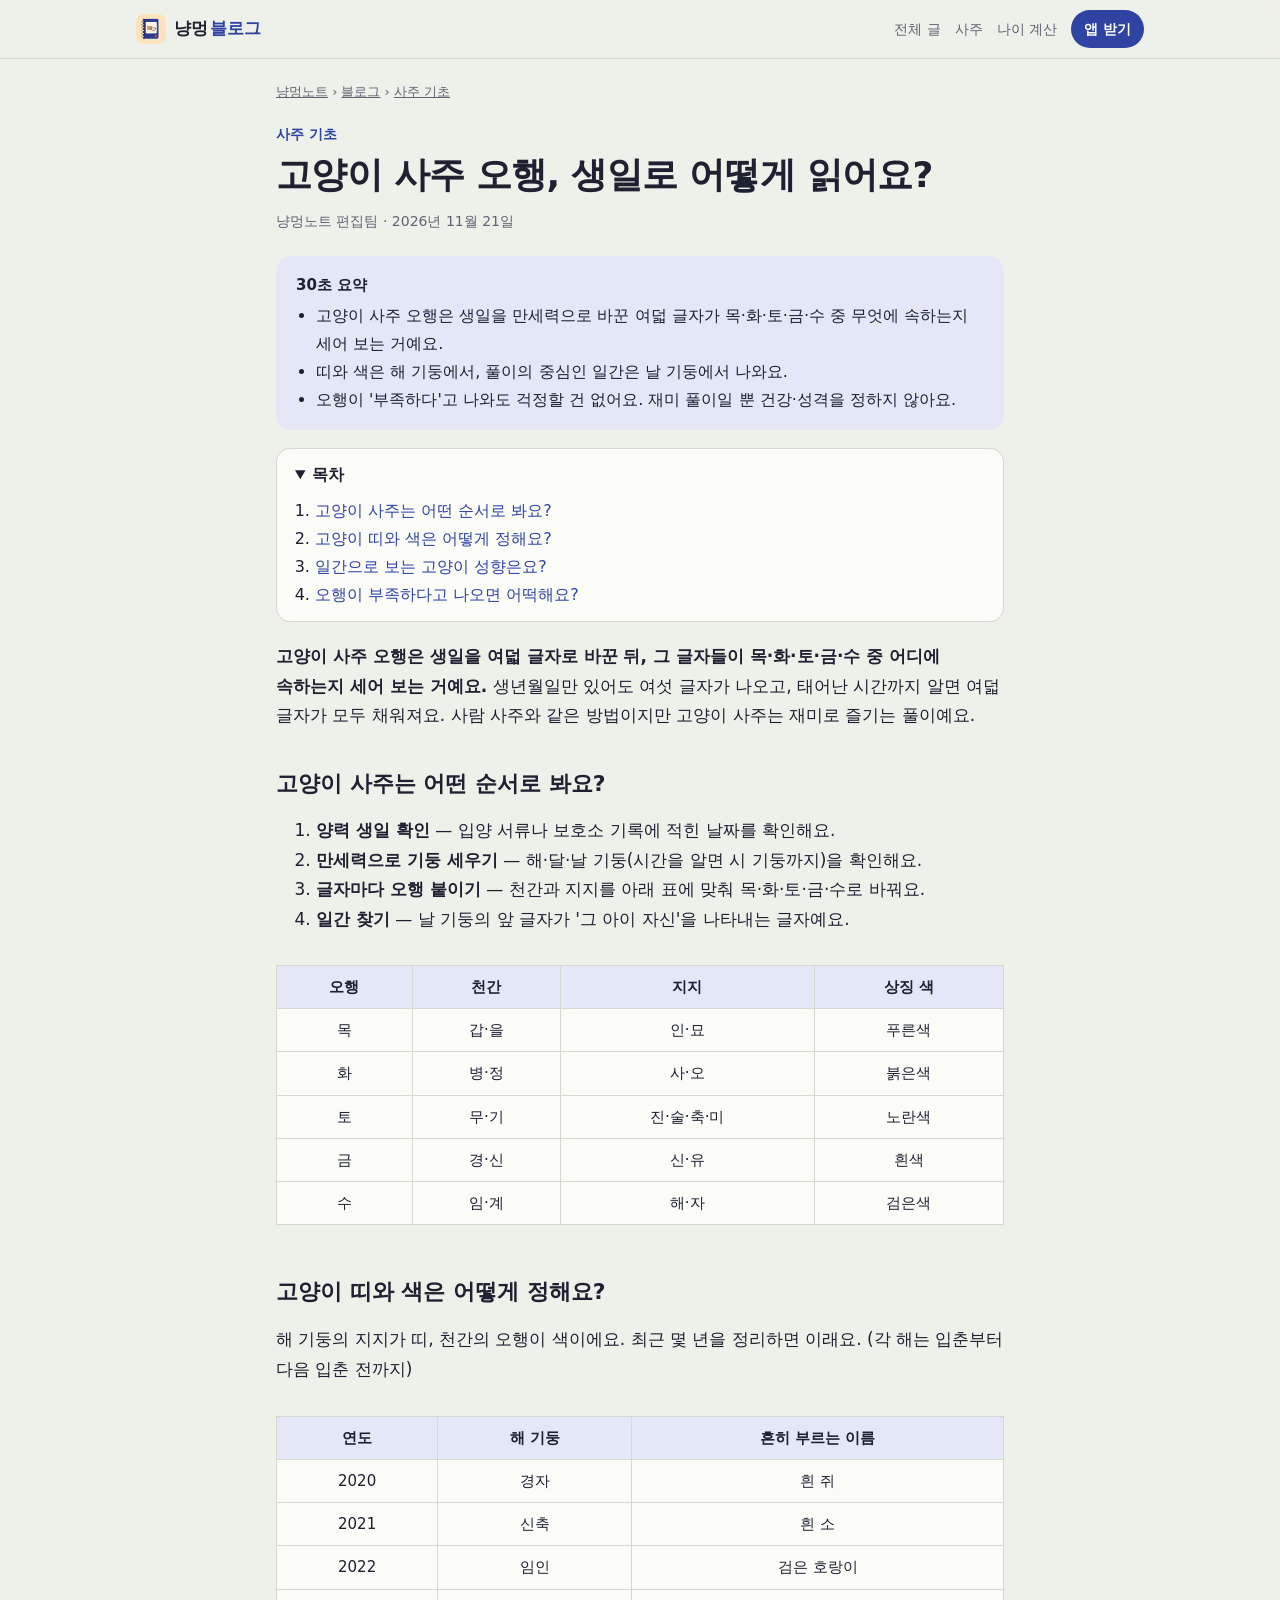
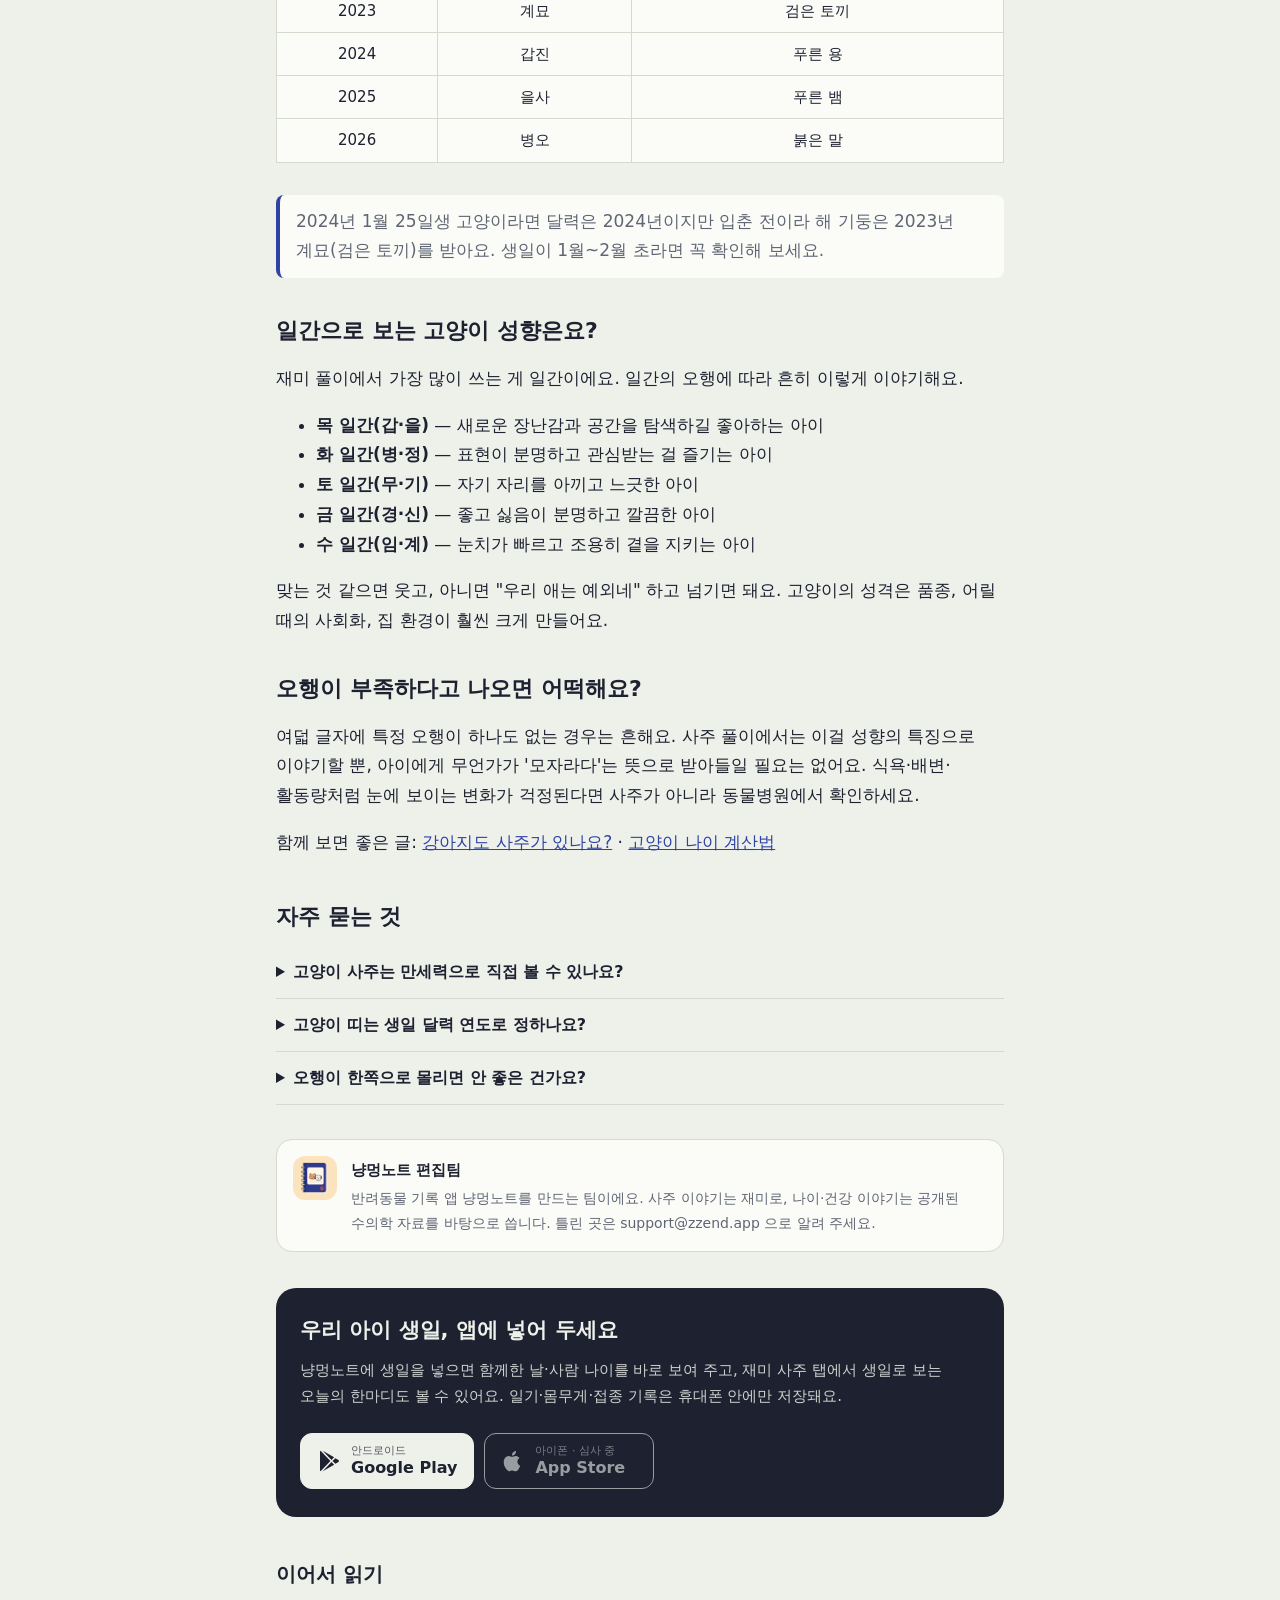
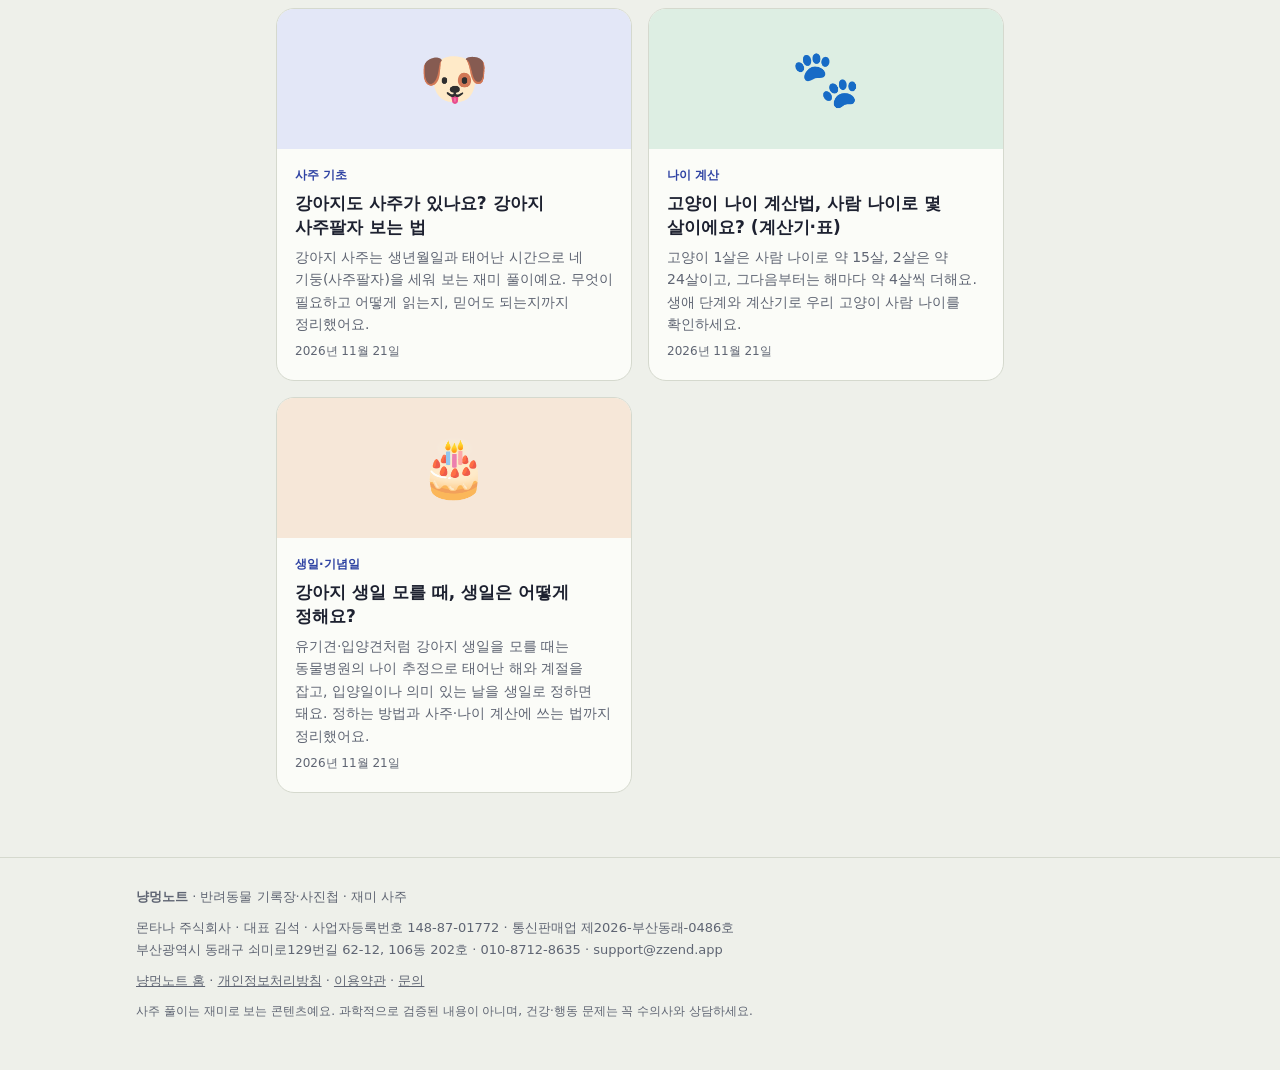
<file: blog/cat-saju-ohaeng.html>
<!doctype html><html lang="ko"><head><meta charset="utf-8"><meta name="viewport" content="width=device-width,initial-scale=1">
<title>고양이 사주 오행, 생일로 어떻게 읽어요? | 냥멍 블로그</title><meta name="description" content="고양이 사주는 생일을 만세력으로 바꿔 여덟 글자의 오행(목·화·토·금·수)을 세어 보는 재미 풀이예요. 띠·색·일간 읽는 법을 예시로 정리했어요."><link rel="canonical" href="https://petsaju.nibb.ink/blog/cat-saju-ohaeng.html">
<meta property="og:type" content="article"><meta property="og:site_name" content="냥멍 블로그"><meta property="og:title" content="고양이 사주 오행, 생일로 어떻게 읽어요? | 냥멍 블로그"><meta property="og:description" content="고양이 사주는 생일을 만세력으로 바꿔 여덟 글자의 오행(목·화·토·금·수)을 세어 보는 재미 풀이예요. 띠·색·일간 읽는 법을 예시로 정리했어요."><meta property="og:url" content="https://petsaju.nibb.ink/blog/cat-saju-ohaeng.html"><meta property="og:image" content="https://petsaju.nibb.ink/og.png"><meta property="og:locale" content="ko_KR"><meta name="twitter:card" content="summary_large_image">
<link rel="icon" href="../og-icon.png"><link rel="stylesheet" href="blog.css?v=1">
<script type="application/ld+json">{"@context":"https://schema.org","@type":"Article","headline":"고양이 사주 오행, 생일로 어떻게 읽어요?","description":"고양이 사주는 생일을 만세력으로 바꿔 여덟 글자의 오행(목·화·토·금·수)을 세어 보는 재미 풀이예요. 띠·색·일간 읽는 법을 예시로 정리했어요.","datePublished":"2026-11-21","dateModified":"2026-11-21","inLanguage":"ko-KR","mainEntityOfPage":"https://petsaju.nibb.ink/blog/cat-saju-ohaeng.html","image":"https://petsaju.nibb.ink/og.png","author":{"@type":"Organization","name":"냥멍노트 편집팀","url":"https://petsaju.nibb.ink/"},"publisher":{"@type":"Organization","name":"몬타나 주식회사","url":"https://petsaju.nibb.ink/","logo":{"@type":"ImageObject","url":"https://petsaju.nibb.ink/og-icon.png"}},"keywords":"고양이 사주, 고양이 사주 오행, 고양이 사주 만세력, 고양이 사주 풀이"}</script>
<script type="application/ld+json">{"@context":"https://schema.org","@type":"BreadcrumbList","itemListElement":[{"@type":"ListItem","position":1,"name":"냥멍노트","item":"https://petsaju.nibb.ink/"},{"@type":"ListItem","position":2,"name":"냥멍 블로그","item":"https://petsaju.nibb.ink/blog/"},{"@type":"ListItem","position":3,"name":"사주 기초","item":"https://petsaju.nibb.ink/blog/#cat-saju"},{"@type":"ListItem","position":4,"name":"고양이 사주 오행, 생일로 어떻게 읽어요?","item":"https://petsaju.nibb.ink/blog/cat-saju-ohaeng.html"}]}</script>
<script type="application/ld+json">{"@context":"https://schema.org","@type":"FAQPage","mainEntity":[{"@type":"Question","name":"고양이 사주는 만세력으로 직접 볼 수 있나요?","acceptedAnswer":{"@type":"Answer","text":"볼 수 있어요. 만세력에 고양이 생년월일(양력)을 넣으면 해·달·날 기둥이 나오고, 태어난 시간을 알면 시 기둥까지 나와요. 각 글자의 오행을 세면 기본 구성이 보여요."}},{"@type":"Question","name":"고양이 띠는 생일 달력 연도로 정하나요?","acceptedAnswer":{"@type":"Answer","text":"사주에서는 입춘(양력 2월 4일 무렵)을 한 해의 시작으로 봐요. 1월이나 2월 초에 태어난 고양이는 달력 연도의 앞 해 띠가 될 수 있어요."}},{"@type":"Question","name":"오행이 한쪽으로 몰리면 안 좋은 건가요?","acceptedAnswer":{"@type":"Answer","text":"사주 풀이에서는 기운의 많고 적음을 성향으로 이야기할 뿐이고, 좋고 나쁨을 정하는 근거는 아니에요. 고양이의 실제 건강은 정기 검진으로 확인하세요."}}]}</script>
</head><body><header class="top"><div class="in"><a class="brand" href="./"><img src="../og-icon.png" alt="" width="30" height="30"><span>냥멍<b>블로그</b></span></a>
<nav><a href="./">전체 글</a><a href="./#cat-saju">사주</a><a href="./#cat-age">나이 계산</a><a class="get" href="https://play.google.com/store/apps/details?id=kr.nyangmeong.saju">앱 받기</a></nav></div></header>
<main class="post"><div class="in">
<nav class="crumb" aria-label="현재 위치"><a href="../">냥멍노트</a> › <a href="./">블로그</a> › <a href="./#cat-saju">사주 기초</a></nav>
<article>
<p class="cat">사주 기초</p>
<h1>고양이 사주 오행, 생일로 어떻게 읽어요?</h1>
<p class="meta">냥멍노트 편집팀 · <time datetime="2026-11-21">2026년 11월 21일</time></p>
<section class="sum"><h2 class="sum-h">30초 요약</h2><ul><li>고양이 사주 오행은 생일을 만세력으로 바꾼 여덟 글자가 목·화·토·금·수 중 무엇에 속하는지 세어 보는 거예요.</li><li>띠와 색은 해 기둥에서, 풀이의 중심인 일간은 날 기둥에서 나와요.</li><li>오행이 '부족하다'고 나와도 걱정할 건 없어요. 재미 풀이일 뿐 건강·성격을 정하지 않아요.</li></ul></section>
<details class="toc" open><summary>목차</summary><ol><li><a href="#steps">고양이 사주는 어떤 순서로 봐요?</a></li><li><a href="#year">고양이 띠와 색은 어떻게 정해요?</a></li><li><a href="#ilgan">일간으로 보는 고양이 성향은요?</a></li><li><a href="#lack">오행이 부족하다고 나오면 어떡해요?</a></li></ol></details>
<div class="body">
<p><b>고양이 사주 오행은 생일을 여덟 글자로 바꾼 뒤, 그 글자들이 목·화·토·금·수 중 어디에 속하는지 세어 보는 거예요.</b> 생년월일만 있어도 여섯 글자가 나오고, 태어난 시간까지 알면 여덟 글자가 모두 채워져요. 사람 사주와 같은 방법이지만 고양이 사주는 재미로 즐기는 풀이예요.</p>

<h2 id="steps">고양이 사주는 어떤 순서로 봐요?</h2>
<ol>
<li><b>양력 생일 확인</b> — 입양 서류나 보호소 기록에 적힌 날짜를 확인해요.</li>
<li><b>만세력으로 기둥 세우기</b> — 해·달·날 기둥(시간을 알면 시 기둥까지)을 확인해요.</li>
<li><b>글자마다 오행 붙이기</b> — 천간과 지지를 아래 표에 맞춰 목·화·토·금·수로 바꿔요.</li>
<li><b>일간 찾기</b> — 날 기둥의 앞 글자가 '그 아이 자신'을 나타내는 글자예요.</li>
</ol>
<div class="tablewrap"><table>
<tr><th>오행</th><th>천간</th><th>지지</th><th>상징 색</th></tr>
<tr><td>목</td><td>갑·을</td><td>인·묘</td><td>푸른색</td></tr>
<tr><td>화</td><td>병·정</td><td>사·오</td><td>붉은색</td></tr>
<tr><td>토</td><td>무·기</td><td>진·술·축·미</td><td>노란색</td></tr>
<tr><td>금</td><td>경·신</td><td>신·유</td><td>흰색</td></tr>
<tr><td>수</td><td>임·계</td><td>해·자</td><td>검은색</td></tr>
</table></div>

<h2 id="year">고양이 띠와 색은 어떻게 정해요?</h2>
<p>해 기둥의 지지가 띠, 천간의 오행이 색이에요. 최근 몇 년을 정리하면 이래요. (각 해는 입춘부터 다음 입춘 전까지)</p>
<div class="tablewrap"><table>
<tr><th>연도</th><th>해 기둥</th><th>흔히 부르는 이름</th></tr>
<tr><td>2020</td><td>경자</td><td>흰 쥐</td></tr>
<tr><td>2021</td><td>신축</td><td>흰 소</td></tr>
<tr><td>2022</td><td>임인</td><td>검은 호랑이</td></tr>
<tr><td>2023</td><td>계묘</td><td>검은 토끼</td></tr>
<tr><td>2024</td><td>갑진</td><td>푸른 용</td></tr>
<tr><td>2025</td><td>을사</td><td>푸른 뱀</td></tr>
<tr><td>2026</td><td>병오</td><td>붉은 말</td></tr>
</table></div>
<p class="note">2024년 1월 25일생 고양이라면 달력은 2024년이지만 입춘 전이라 해 기둥은 2023년 계묘(검은 토끼)를 받아요. 생일이 1월~2월 초라면 꼭 확인해 보세요.</p>

<h2 id="ilgan">일간으로 보는 고양이 성향은요?</h2>
<p>재미 풀이에서 가장 많이 쓰는 게 일간이에요. 일간의 오행에 따라 흔히 이렇게 이야기해요.</p>
<ul>
<li><b>목 일간(갑·을)</b> — 새로운 장난감과 공간을 탐색하길 좋아하는 아이</li>
<li><b>화 일간(병·정)</b> — 표현이 분명하고 관심받는 걸 즐기는 아이</li>
<li><b>토 일간(무·기)</b> — 자기 자리를 아끼고 느긋한 아이</li>
<li><b>금 일간(경·신)</b> — 좋고 싫음이 분명하고 깔끔한 아이</li>
<li><b>수 일간(임·계)</b> — 눈치가 빠르고 조용히 곁을 지키는 아이</li>
</ul>
<p>맞는 것 같으면 웃고, 아니면 "우리 애는 예외네" 하고 넘기면 돼요. 고양이의 성격은 품종, 어릴 때의 사회화, 집 환경이 훨씬 크게 만들어요.</p>

<h2 id="lack">오행이 부족하다고 나오면 어떡해요?</h2>
<p>여덟 글자에 특정 오행이 하나도 없는 경우는 흔해요. 사주 풀이에서는 이걸 성향의 특징으로 이야기할 뿐, 아이에게 무언가가 '모자라다'는 뜻으로 받아들일 필요는 없어요. 식욕·배변·활동량처럼 눈에 보이는 변화가 걱정된다면 사주가 아니라 동물병원에서 확인하세요.</p>
<p>함께 보면 좋은 글: <a href="dog-saju.html">강아지도 사주가 있나요?</a> · <a href="cat-age-calculator.html">고양이 나이 계산법</a></p>
</div>
<section class="faq"><h2 id="faq">자주 묻는 것</h2><details><summary>고양이 사주는 만세력으로 직접 볼 수 있나요?</summary><p>볼 수 있어요. 만세력에 고양이 생년월일(양력)을 넣으면 해·달·날 기둥이 나오고, 태어난 시간을 알면 시 기둥까지 나와요. 각 글자의 오행을 세면 기본 구성이 보여요.</p></details><details><summary>고양이 띠는 생일 달력 연도로 정하나요?</summary><p>사주에서는 입춘(양력 2월 4일 무렵)을 한 해의 시작으로 봐요. 1월이나 2월 초에 태어난 고양이는 달력 연도의 앞 해 띠가 될 수 있어요.</p></details><details><summary>오행이 한쪽으로 몰리면 안 좋은 건가요?</summary><p>사주 풀이에서는 기운의 많고 적음을 성향으로 이야기할 뿐이고, 좋고 나쁨을 정하는 근거는 아니에요. 고양이의 실제 건강은 정기 검진으로 확인하세요.</p></details></section>
<aside class="editor"><img src="../og-icon.png" alt="" width="44" height="44"><div><b>냥멍노트 편집팀</b><p>반려동물 기록 앱 냥멍노트를 만드는 팀이에요. 사주 이야기는 재미로, 나이·건강 이야기는 공개된 수의학 자료를 바탕으로 씁니다. 틀린 곳은 support@zzend.app 으로 알려 주세요.</p></div></aside>
</article>
<section class="cta"><h2>우리 아이 생일, 앱에 넣어 두세요</h2><p>냥멍노트에 생일을 넣으면 함께한 날·사람 나이를 바로 보여 주고, 재미 사주 탭에서 생일로 보는 오늘의 한마디도 볼 수 있어요. 일기·몸무게·접종 기록은 휴대폰 안에만 저장돼요.</p><div class="stores">
<a class="store" href="https://play.google.com/store/apps/details?id=kr.nyangmeong.saju"><svg viewBox="0 0 24 24" aria-hidden="true"><path d="M3.6 1.8 13.4 12l-9.8 10.2c-.4-.2-.6-.6-.6-1.1V2.9c0-.5.2-.9.6-1.1Zm10.9 11.3 2.6 2.6-11.4 6.5 8.8-9.1Zm3.9-3.8 3 1.7c.8.5.8 1.6 0 2l-3 1.8-2.9-2.8 2.9-2.7ZM5.7 1.8l11.4 6.5-2.6 2.6-8.8-9.1Z"/></svg><span><small>안드로이드</small><b>Google Play</b></span></a>
<span class="store off"><svg viewBox="0 0 24 24" aria-hidden="true"><path d="M16.4 12.6c0-2.5 2-3.6 2.1-3.7-1.2-1.7-3-1.9-3.6-2-1.5-.2-3 .9-3.8.9-.8 0-2-.9-3.3-.9-1.7 0-3.3 1-4.2 2.5-1.8 3.1-.5 7.7 1.3 10.2.9 1.2 1.9 2.6 3.2 2.6 1.3-.1 1.8-.8 3.3-.8s2 .8 3.3.8c1.4 0 2.3-1.3 3.1-2.5 1-1.4 1.4-2.8 1.4-2.9-.1 0-2.8-1-2.8-4.2ZM14 5.2c.7-.8 1.2-2 1-3.2-1 0-2.3.7-3 1.5-.7.8-1.2 2-1.1 3.1 1.2.1 2.3-.6 3.1-1.4Z"/></svg><span><small>아이폰 · 심사 중</small><b>App Store</b></span></span>
</div></section>
<section class="more"><h2>이어서 읽기</h2><div class="grid"><a class="card" href="dog-saju.html" data-cat="saju"><span class="thumb t-saju" aria-hidden="true">🐶</span><span class="txt"><em>사주 기초</em><b>강아지도 사주가 있나요? 강아지 사주팔자 보는 법</b><span>강아지 사주는 생년월일과 태어난 시간으로 네 기둥(사주팔자)을 세워 보는 재미 풀이예요. 무엇이 필요하고 어떻게 읽는지, 믿어도 되는지까지 정리했어요.</span><time datetime="2026-11-21">2026년 11월 21일</time></span></a><a class="card" href="cat-age-calculator.html" data-cat="age"><span class="thumb t-age" aria-hidden="true">🐾</span><span class="txt"><em>나이 계산</em><b>고양이 나이 계산법, 사람 나이로 몇 살이에요? (계산기·표)</b><span>고양이 1살은 사람 나이로 약 15살, 2살은 약 24살이고, 그다음부터는 해마다 약 4살씩 더해요. 생애 단계와 계산기로 우리 고양이 사람 나이를 확인하세요.</span><time datetime="2026-11-21">2026년 11월 21일</time></span></a><a class="card" href="pet-birthday-unknown.html" data-cat="day"><span class="thumb t-day" aria-hidden="true">🎂</span><span class="txt"><em>생일·기념일</em><b>강아지 생일 모를 때, 생일은 어떻게 정해요?</b><span>유기견·입양견처럼 강아지 생일을 모를 때는 동물병원의 나이 추정으로 태어난 해와 계절을 잡고, 입양일이나 의미 있는 날을 생일로 정하면 돼요. 정하는 방법과 사주·나이 계산에 쓰는 법까지 정리했어요.</span><time datetime="2026-11-21">2026년 11월 21일</time></span></a></div></section>
</div></main><footer class="foot"><div class="in">
<p><b>냥멍노트</b> · 반려동물 기록장·사진첩 · 재미 사주</p>
<p>몬타나 주식회사 · 대표 김석 · 사업자등록번호 148-87-01772 · 통신판매업 제2026-부산동래-0486호<br>부산광역시 동래구 쇠미로129번길 62-12, 106동 202호 · 010-8712-8635 · support@zzend.app</p>
<p><a href="../">냥멍노트 홈</a> · <a href="../privacy.html">개인정보처리방침</a> · <a href="../terms.html">이용약관</a> · <a href="../support.html">문의</a></p>
<p class="small">사주 풀이는 재미로 보는 콘텐츠예요. 과학적으로 검증된 내용이 아니며, 건강·행동 문제는 꼭 수의사와 상담하세요.</p>
</div></footer></body></html>
</file>
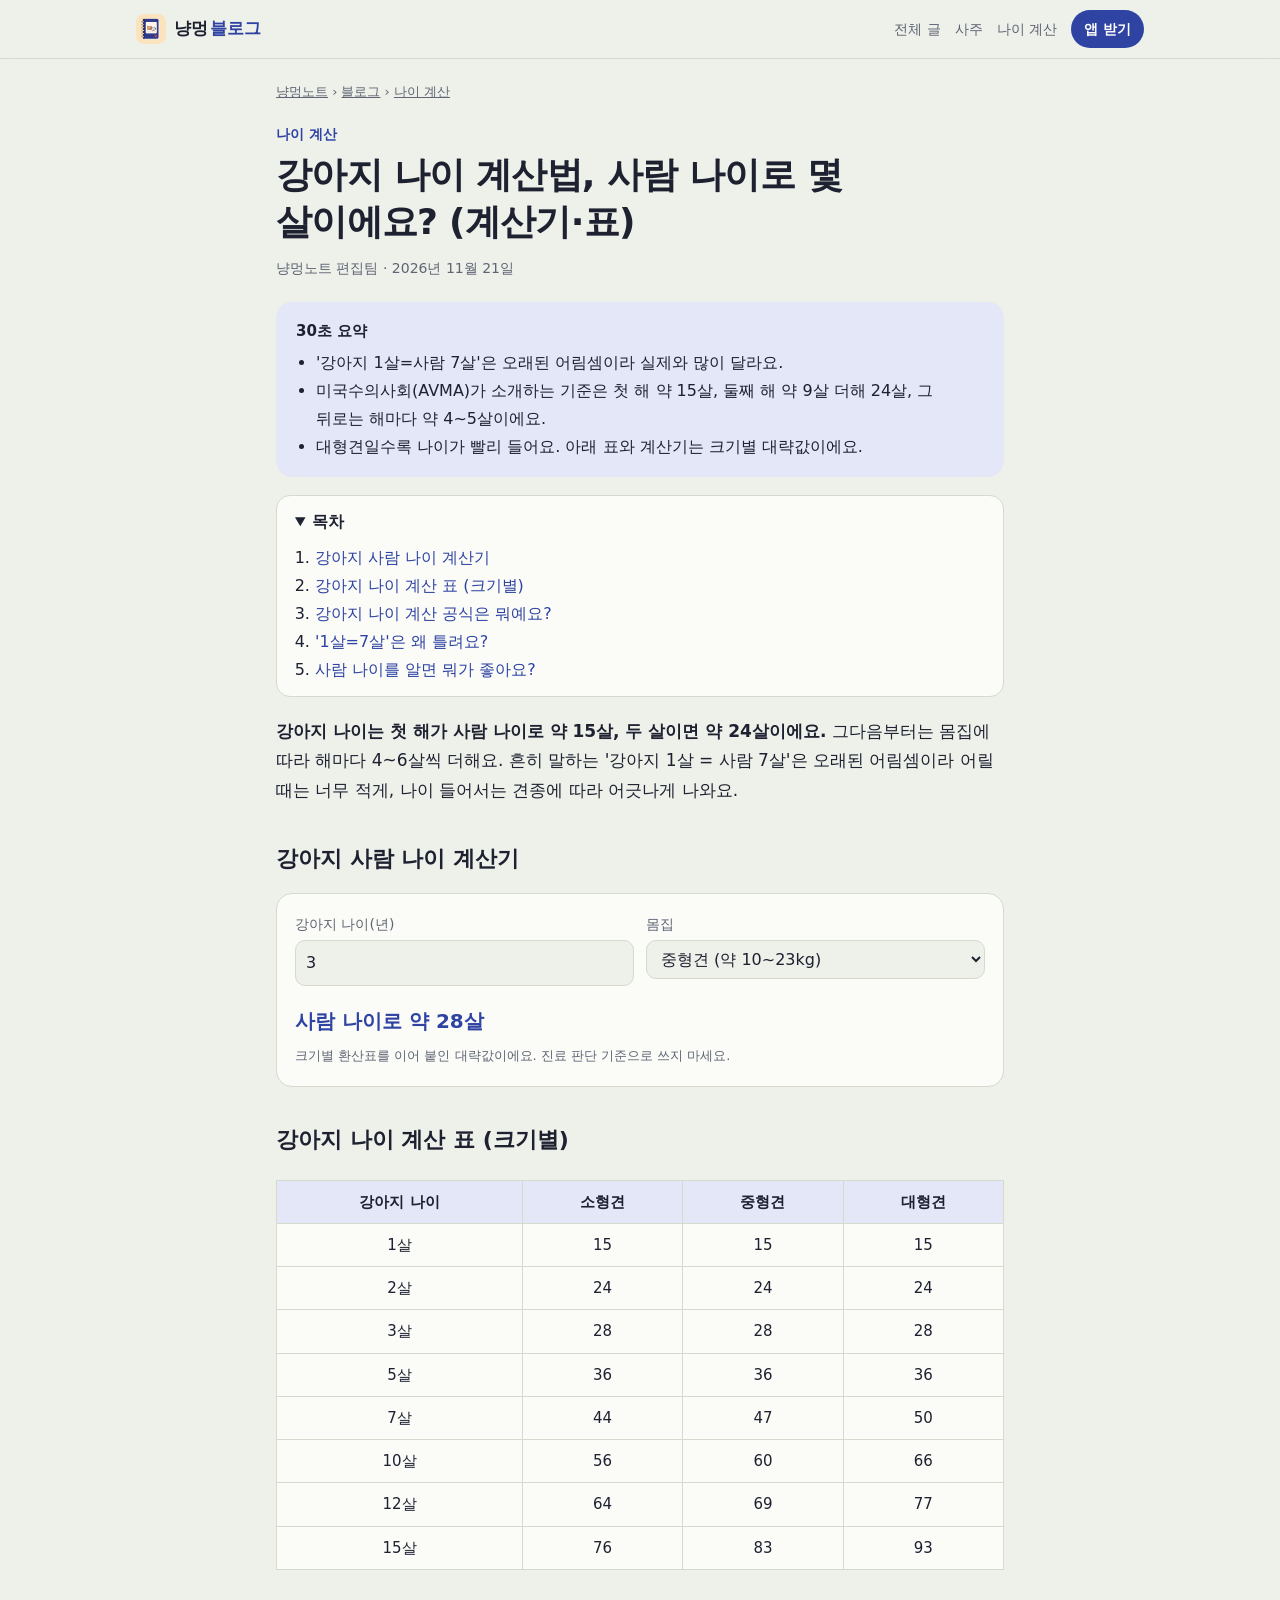
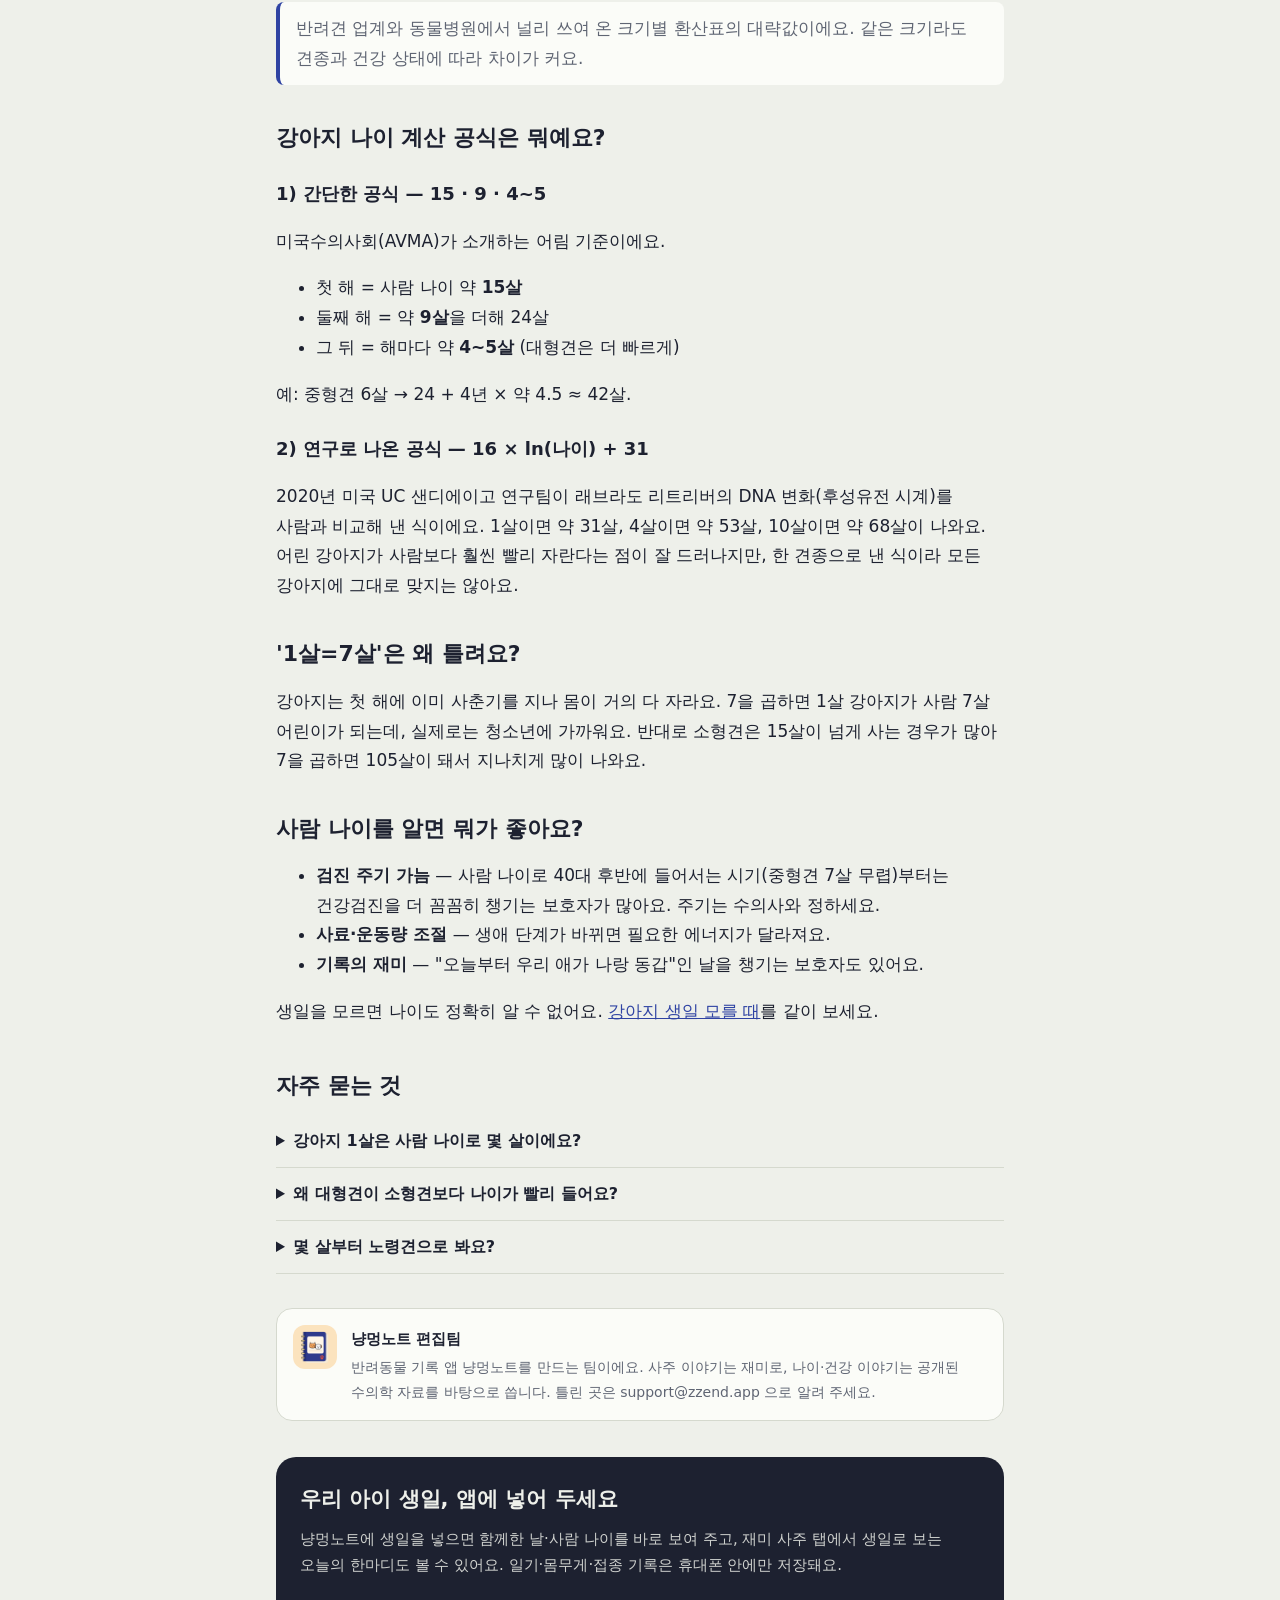
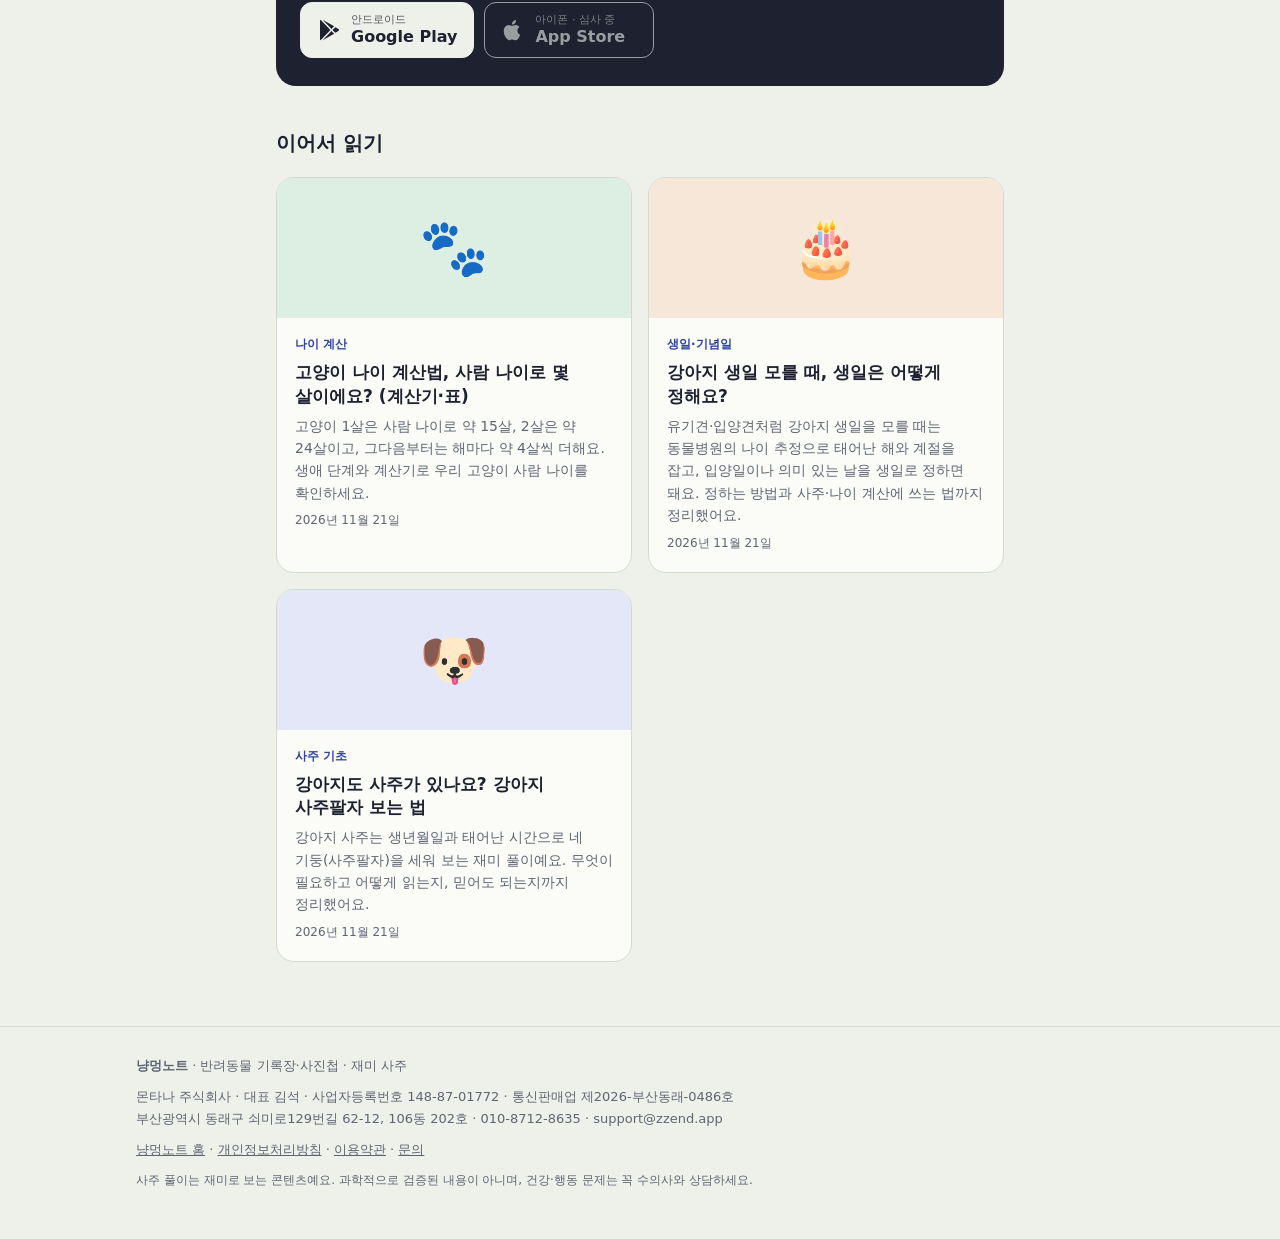
<file: blog/dog-age-calculator.html>
<!doctype html><html lang="ko"><head><meta charset="utf-8"><meta name="viewport" content="width=device-width,initial-scale=1">
<title>강아지 나이 계산법, 사람 나이로 몇 살이에요? (계산기·표) | 냥멍 블로그</title><meta name="description" content="강아지 나이는 '1살=7살'이 아니에요. 첫 해는 사람 나이로 약 15살, 둘째 해까지 약 24살, 그다음부터는 몸집에 따라 해마다 4~6살씩 더해요. 크기별 표와 계산기로 바로 확인하세요."><link rel="canonical" href="https://petsaju.nibb.ink/blog/dog-age-calculator.html">
<meta property="og:type" content="article"><meta property="og:site_name" content="냥멍 블로그"><meta property="og:title" content="강아지 나이 계산법, 사람 나이로 몇 살이에요? (계산기·표) | 냥멍 블로그"><meta property="og:description" content="강아지 나이는 '1살=7살'이 아니에요. 첫 해는 사람 나이로 약 15살, 둘째 해까지 약 24살, 그다음부터는 몸집에 따라 해마다 4~6살씩 더해요. 크기별 표와 계산기로 바로 확인하세요."><meta property="og:url" content="https://petsaju.nibb.ink/blog/dog-age-calculator.html"><meta property="og:image" content="https://petsaju.nibb.ink/og.png"><meta property="og:locale" content="ko_KR"><meta name="twitter:card" content="summary_large_image">
<link rel="icon" href="../og-icon.png"><link rel="stylesheet" href="blog.css?v=1">
<script type="application/ld+json">{"@context":"https://schema.org","@type":"Article","headline":"강아지 나이 계산법, 사람 나이로 몇 살이에요? (계산기·표)","description":"강아지 나이는 '1살=7살'이 아니에요. 첫 해는 사람 나이로 약 15살, 둘째 해까지 약 24살, 그다음부터는 몸집에 따라 해마다 4~6살씩 더해요. 크기별 표와 계산기로 바로 확인하세요.","datePublished":"2026-11-21","dateModified":"2026-11-21","inLanguage":"ko-KR","mainEntityOfPage":"https://petsaju.nibb.ink/blog/dog-age-calculator.html","image":"https://petsaju.nibb.ink/og.png","author":{"@type":"Organization","name":"냥멍노트 편집팀","url":"https://petsaju.nibb.ink/"},"publisher":{"@type":"Organization","name":"몬타나 주식회사","url":"https://petsaju.nibb.ink/","logo":{"@type":"ImageObject","url":"https://petsaju.nibb.ink/og-icon.png"}},"keywords":"강아지 나이 계산법, 강아지 나이 계산기, 강아지 사람 나이 계산, 강아지 나이 계산 표"}</script>
<script type="application/ld+json">{"@context":"https://schema.org","@type":"BreadcrumbList","itemListElement":[{"@type":"ListItem","position":1,"name":"냥멍노트","item":"https://petsaju.nibb.ink/"},{"@type":"ListItem","position":2,"name":"냥멍 블로그","item":"https://petsaju.nibb.ink/blog/"},{"@type":"ListItem","position":3,"name":"나이 계산","item":"https://petsaju.nibb.ink/blog/#cat-age"},{"@type":"ListItem","position":4,"name":"강아지 나이 계산법, 사람 나이로 몇 살이에요? (계산기·표)","item":"https://petsaju.nibb.ink/blog/dog-age-calculator.html"}]}</script>
<script type="application/ld+json">{"@context":"https://schema.org","@type":"FAQPage","mainEntity":[{"@type":"Question","name":"강아지 1살은 사람 나이로 몇 살이에요?","acceptedAnswer":{"@type":"Answer","text":"대략 15살이에요. 강아지는 첫 해에 사춘기를 지나 거의 다 자라기 때문에 사람의 청소년기에 해당해요."}},{"@type":"Question","name":"왜 대형견이 소형견보다 나이가 빨리 들어요?","acceptedAnswer":{"@type":"Answer","text":"정확한 이유는 아직 연구 중이지만, 대형견은 평균 수명이 짧고 노화 관련 질환이 더 이른 나이에 나타나는 경향이 있어요. 그래서 다섯 살 무렵부터 크기별 환산값이 벌어져요."}},{"@type":"Question","name":"몇 살부터 노령견으로 봐요?","acceptedAnswer":{"@type":"Answer","text":"흔히 소형견은 10살 전후, 대형견은 6~7살 전후부터 노령기로 봐요. 견종과 건강 상태에 따라 다르니 정기 검진 주기는 수의사와 정하세요."}}]}</script>
</head><body><header class="top"><div class="in"><a class="brand" href="./"><img src="../og-icon.png" alt="" width="30" height="30"><span>냥멍<b>블로그</b></span></a>
<nav><a href="./">전체 글</a><a href="./#cat-saju">사주</a><a href="./#cat-age">나이 계산</a><a class="get" href="https://play.google.com/store/apps/details?id=kr.nyangmeong.saju">앱 받기</a></nav></div></header>
<main class="post"><div class="in">
<nav class="crumb" aria-label="현재 위치"><a href="../">냥멍노트</a> › <a href="./">블로그</a> › <a href="./#cat-age">나이 계산</a></nav>
<article>
<p class="cat">나이 계산</p>
<h1>강아지 나이 계산법, 사람 나이로 몇 살이에요? (계산기·표)</h1>
<p class="meta">냥멍노트 편집팀 · <time datetime="2026-11-21">2026년 11월 21일</time></p>
<section class="sum"><h2 class="sum-h">30초 요약</h2><ul><li>'강아지 1살=사람 7살'은 오래된 어림셈이라 실제와 많이 달라요.</li><li>미국수의사회(AVMA)가 소개하는 기준은 첫 해 약 15살, 둘째 해 약 9살 더해 24살, 그 뒤로는 해마다 약 4~5살이에요.</li><li>대형견일수록 나이가 빨리 들어요. 아래 표와 계산기는 크기별 대략값이에요.</li></ul></section>
<details class="toc" open><summary>목차</summary><ol><li><a href="#calc">강아지 사람 나이 계산기</a></li><li><a href="#table">강아지 나이 계산 표 (크기별)</a></li><li><a href="#formula">강아지 나이 계산 공식은 뭐예요?</a></li><li><a href="#why7">'1살=7살'은 왜 틀려요?</a></li><li><a href="#use">사람 나이를 알면 뭐가 좋아요?</a></li></ol></details>
<div class="body">
<p><b>강아지 나이는 첫 해가 사람 나이로 약 15살, 두 살이면 약 24살이에요.</b> 그다음부터는 몸집에 따라 해마다 4~6살씩 더해요. 흔히 말하는 '강아지 1살 = 사람 7살'은 오래된 어림셈이라 어릴 때는 너무 적게, 나이 들어서는 견종에 따라 어긋나게 나와요.</p>

<h2 id="calc">강아지 사람 나이 계산기</h2>
<div class="calc">
<div class="row">
<label>강아지 나이(년)<input id="dAge" type="number" min="0.5" max="20" step="0.5" value="3" inputmode="decimal"></label>
<label>몸집<select id="dSize"><option value="0">소형견 (약 9kg 이하)</option><option value="1" selected>중형견 (약 10~23kg)</option><option value="2">대형견 (약 24kg 이상)</option></select></label>
</div>
<output id="dOut" aria-live="polite"></output>
<p class="small" style="font-size:13px;color:var(--muted);margin:6px 0 0">크기별 환산표를 이어 붙인 대략값이에요. 진료 판단 기준으로 쓰지 마세요.</p>
</div>
<script>(function(){var T=[[0,0,0],[15,15,15],[24,24,24],[28,28,28],[32,32,32],[36,36,36],[40,42,45],[44,47,50],[48,51,55],[52,56,61],[56,60,66],[60,65,72],[64,69,77],[68,74,82],[72,78,88],[76,83,93],[80,87,99]];
var a=document.getElementById('dAge'),s=document.getElementById('dSize'),o=document.getElementById('dOut');
function f(){var y=parseFloat(a.value),k=+s.value;if(!(y>0)){o.textContent='나이를 넣어 주세요';return}
var v;if(y>=16){var step=[4,4.5,5.5][k];v=T[16][k]+(y-16)*step}else{var i=Math.floor(y),r=y-i;v=T[i][k]+(T[Math.min(i+1,16)][k]-T[i][k])*r}
o.textContent='사람 나이로 약 '+Math.round(v)+'살';}
a.oninput=s.onchange=f;f();})();</script>

<h2 id="table">강아지 나이 계산 표 (크기별)</h2>
<div class="tablewrap"><table>
<tr><th>강아지 나이</th><th>소형견</th><th>중형견</th><th>대형견</th></tr>
<tr><td>1살</td><td>15</td><td>15</td><td>15</td></tr>
<tr><td>2살</td><td>24</td><td>24</td><td>24</td></tr>
<tr><td>3살</td><td>28</td><td>28</td><td>28</td></tr>
<tr><td>5살</td><td>36</td><td>36</td><td>36</td></tr>
<tr><td>7살</td><td>44</td><td>47</td><td>50</td></tr>
<tr><td>10살</td><td>56</td><td>60</td><td>66</td></tr>
<tr><td>12살</td><td>64</td><td>69</td><td>77</td></tr>
<tr><td>15살</td><td>76</td><td>83</td><td>93</td></tr>
</table></div>
<p class="note">반려견 업계와 동물병원에서 널리 쓰여 온 크기별 환산표의 대략값이에요. 같은 크기라도 견종과 건강 상태에 따라 차이가 커요.</p>

<h2 id="formula">강아지 나이 계산 공식은 뭐예요?</h2>
<h3>1) 간단한 공식 — 15 · 9 · 4~5</h3>
<p>미국수의사회(AVMA)가 소개하는 어림 기준이에요.</p>
<ul>
<li>첫 해 = 사람 나이 약 <b>15살</b></li>
<li>둘째 해 = 약 <b>9살</b>을 더해 24살</li>
<li>그 뒤 = 해마다 약 <b>4~5살</b> (대형견은 더 빠르게)</li>
</ul>
<p>예: 중형견 6살 → 24 + 4년 × 약 4.5 ≈ 42살.</p>
<h3>2) 연구로 나온 공식 — 16 × ln(나이) + 31</h3>
<p>2020년 미국 UC 샌디에이고 연구팀이 래브라도 리트리버의 DNA 변화(후성유전 시계)를 사람과 비교해 낸 식이에요. 1살이면 약 31살, 4살이면 약 53살, 10살이면 약 68살이 나와요. 어린 강아지가 사람보다 훨씬 빨리 자란다는 점이 잘 드러나지만, 한 견종으로 낸 식이라 모든 강아지에 그대로 맞지는 않아요.</p>

<h2 id="why7">'1살=7살'은 왜 틀려요?</h2>
<p>강아지는 첫 해에 이미 사춘기를 지나 몸이 거의 다 자라요. 7을 곱하면 1살 강아지가 사람 7살 어린이가 되는데, 실제로는 청소년에 가까워요. 반대로 소형견은 15살이 넘게 사는 경우가 많아 7을 곱하면 105살이 돼서 지나치게 많이 나와요.</p>

<h2 id="use">사람 나이를 알면 뭐가 좋아요?</h2>
<ul>
<li><b>검진 주기 가늠</b> — 사람 나이로 40대 후반에 들어서는 시기(중형견 7살 무렵)부터는 건강검진을 더 꼼꼼히 챙기는 보호자가 많아요. 주기는 수의사와 정하세요.</li>
<li><b>사료·운동량 조절</b> — 생애 단계가 바뀌면 필요한 에너지가 달라져요.</li>
<li><b>기록의 재미</b> — "오늘부터 우리 애가 나랑 동갑"인 날을 챙기는 보호자도 있어요.</li>
</ul>
<p>생일을 모르면 나이도 정확히 알 수 없어요. <a href="pet-birthday-unknown.html">강아지 생일 모를 때</a>를 같이 보세요.</p>
</div>
<section class="faq"><h2 id="faq">자주 묻는 것</h2><details><summary>강아지 1살은 사람 나이로 몇 살이에요?</summary><p>대략 15살이에요. 강아지는 첫 해에 사춘기를 지나 거의 다 자라기 때문에 사람의 청소년기에 해당해요.</p></details><details><summary>왜 대형견이 소형견보다 나이가 빨리 들어요?</summary><p>정확한 이유는 아직 연구 중이지만, 대형견은 평균 수명이 짧고 노화 관련 질환이 더 이른 나이에 나타나는 경향이 있어요. 그래서 다섯 살 무렵부터 크기별 환산값이 벌어져요.</p></details><details><summary>몇 살부터 노령견으로 봐요?</summary><p>흔히 소형견은 10살 전후, 대형견은 6~7살 전후부터 노령기로 봐요. 견종과 건강 상태에 따라 다르니 정기 검진 주기는 수의사와 정하세요.</p></details></section>
<aside class="editor"><img src="../og-icon.png" alt="" width="44" height="44"><div><b>냥멍노트 편집팀</b><p>반려동물 기록 앱 냥멍노트를 만드는 팀이에요. 사주 이야기는 재미로, 나이·건강 이야기는 공개된 수의학 자료를 바탕으로 씁니다. 틀린 곳은 support@zzend.app 으로 알려 주세요.</p></div></aside>
</article>
<section class="cta"><h2>우리 아이 생일, 앱에 넣어 두세요</h2><p>냥멍노트에 생일을 넣으면 함께한 날·사람 나이를 바로 보여 주고, 재미 사주 탭에서 생일로 보는 오늘의 한마디도 볼 수 있어요. 일기·몸무게·접종 기록은 휴대폰 안에만 저장돼요.</p><div class="stores">
<a class="store" href="https://play.google.com/store/apps/details?id=kr.nyangmeong.saju"><svg viewBox="0 0 24 24" aria-hidden="true"><path d="M3.6 1.8 13.4 12l-9.8 10.2c-.4-.2-.6-.6-.6-1.1V2.9c0-.5.2-.9.6-1.1Zm10.9 11.3 2.6 2.6-11.4 6.5 8.8-9.1Zm3.9-3.8 3 1.7c.8.5.8 1.6 0 2l-3 1.8-2.9-2.8 2.9-2.7ZM5.7 1.8l11.4 6.5-2.6 2.6-8.8-9.1Z"/></svg><span><small>안드로이드</small><b>Google Play</b></span></a>
<span class="store off"><svg viewBox="0 0 24 24" aria-hidden="true"><path d="M16.4 12.6c0-2.5 2-3.6 2.1-3.7-1.2-1.7-3-1.9-3.6-2-1.5-.2-3 .9-3.8.9-.8 0-2-.9-3.3-.9-1.7 0-3.3 1-4.2 2.5-1.8 3.1-.5 7.7 1.3 10.2.9 1.2 1.9 2.6 3.2 2.6 1.3-.1 1.8-.8 3.3-.8s2 .8 3.3.8c1.4 0 2.3-1.3 3.1-2.5 1-1.4 1.4-2.8 1.4-2.9-.1 0-2.8-1-2.8-4.2ZM14 5.2c.7-.8 1.2-2 1-3.2-1 0-2.3.7-3 1.5-.7.8-1.2 2-1.1 3.1 1.2.1 2.3-.6 3.1-1.4Z"/></svg><span><small>아이폰 · 심사 중</small><b>App Store</b></span></span>
</div></section>
<section class="more"><h2>이어서 읽기</h2><div class="grid"><a class="card" href="cat-age-calculator.html" data-cat="age"><span class="thumb t-age" aria-hidden="true">🐾</span><span class="txt"><em>나이 계산</em><b>고양이 나이 계산법, 사람 나이로 몇 살이에요? (계산기·표)</b><span>고양이 1살은 사람 나이로 약 15살, 2살은 약 24살이고, 그다음부터는 해마다 약 4살씩 더해요. 생애 단계와 계산기로 우리 고양이 사람 나이를 확인하세요.</span><time datetime="2026-11-21">2026년 11월 21일</time></span></a><a class="card" href="pet-birthday-unknown.html" data-cat="day"><span class="thumb t-day" aria-hidden="true">🎂</span><span class="txt"><em>생일·기념일</em><b>강아지 생일 모를 때, 생일은 어떻게 정해요?</b><span>유기견·입양견처럼 강아지 생일을 모를 때는 동물병원의 나이 추정으로 태어난 해와 계절을 잡고, 입양일이나 의미 있는 날을 생일로 정하면 돼요. 정하는 방법과 사주·나이 계산에 쓰는 법까지 정리했어요.</span><time datetime="2026-11-21">2026년 11월 21일</time></span></a><a class="card" href="dog-saju.html" data-cat="saju"><span class="thumb t-saju" aria-hidden="true">🐶</span><span class="txt"><em>사주 기초</em><b>강아지도 사주가 있나요? 강아지 사주팔자 보는 법</b><span>강아지 사주는 생년월일과 태어난 시간으로 네 기둥(사주팔자)을 세워 보는 재미 풀이예요. 무엇이 필요하고 어떻게 읽는지, 믿어도 되는지까지 정리했어요.</span><time datetime="2026-11-21">2026년 11월 21일</time></span></a></div></section>
</div></main><footer class="foot"><div class="in">
<p><b>냥멍노트</b> · 반려동물 기록장·사진첩 · 재미 사주</p>
<p>몬타나 주식회사 · 대표 김석 · 사업자등록번호 148-87-01772 · 통신판매업 제2026-부산동래-0486호<br>부산광역시 동래구 쇠미로129번길 62-12, 106동 202호 · 010-8712-8635 · support@zzend.app</p>
<p><a href="../">냥멍노트 홈</a> · <a href="../privacy.html">개인정보처리방침</a> · <a href="../terms.html">이용약관</a> · <a href="../support.html">문의</a></p>
<p class="small">사주 풀이는 재미로 보는 콘텐츠예요. 과학적으로 검증된 내용이 아니며, 건강·행동 문제는 꼭 수의사와 상담하세요.</p>
</div></footer></body></html>
</file>
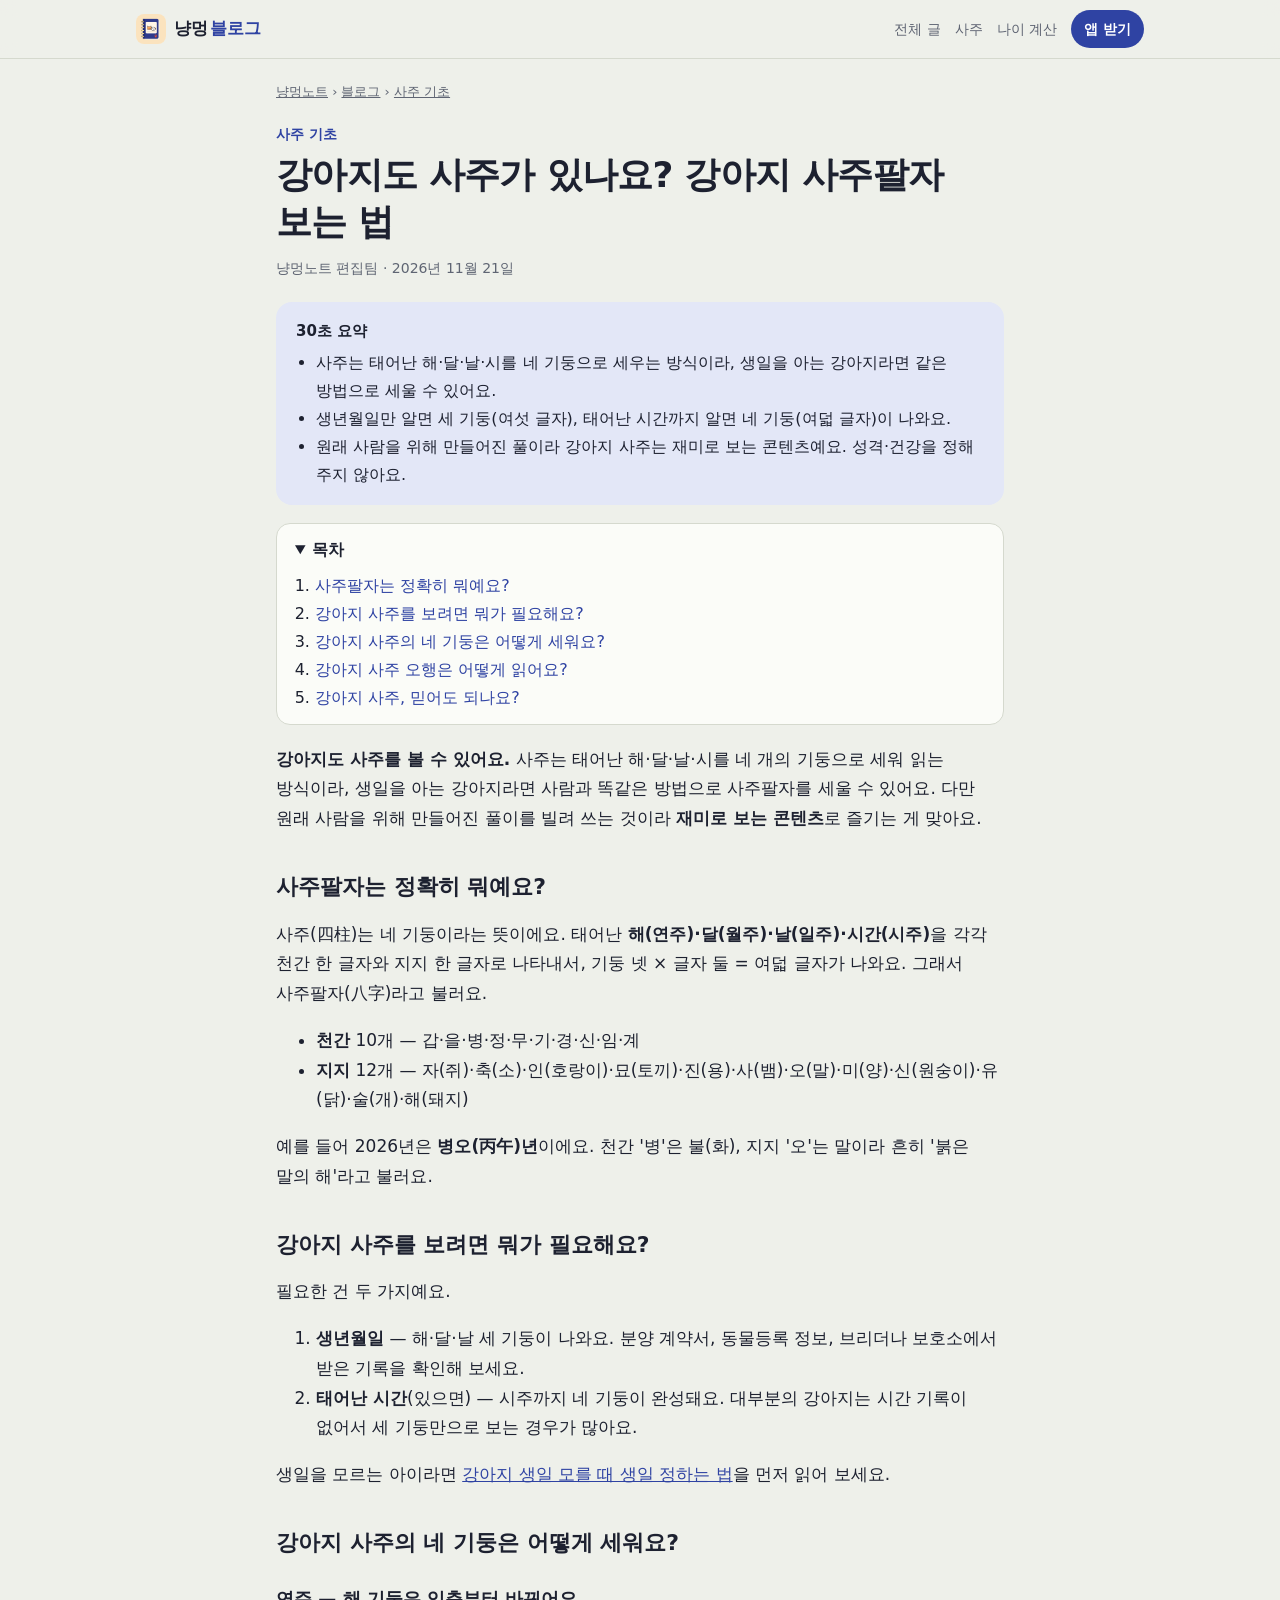
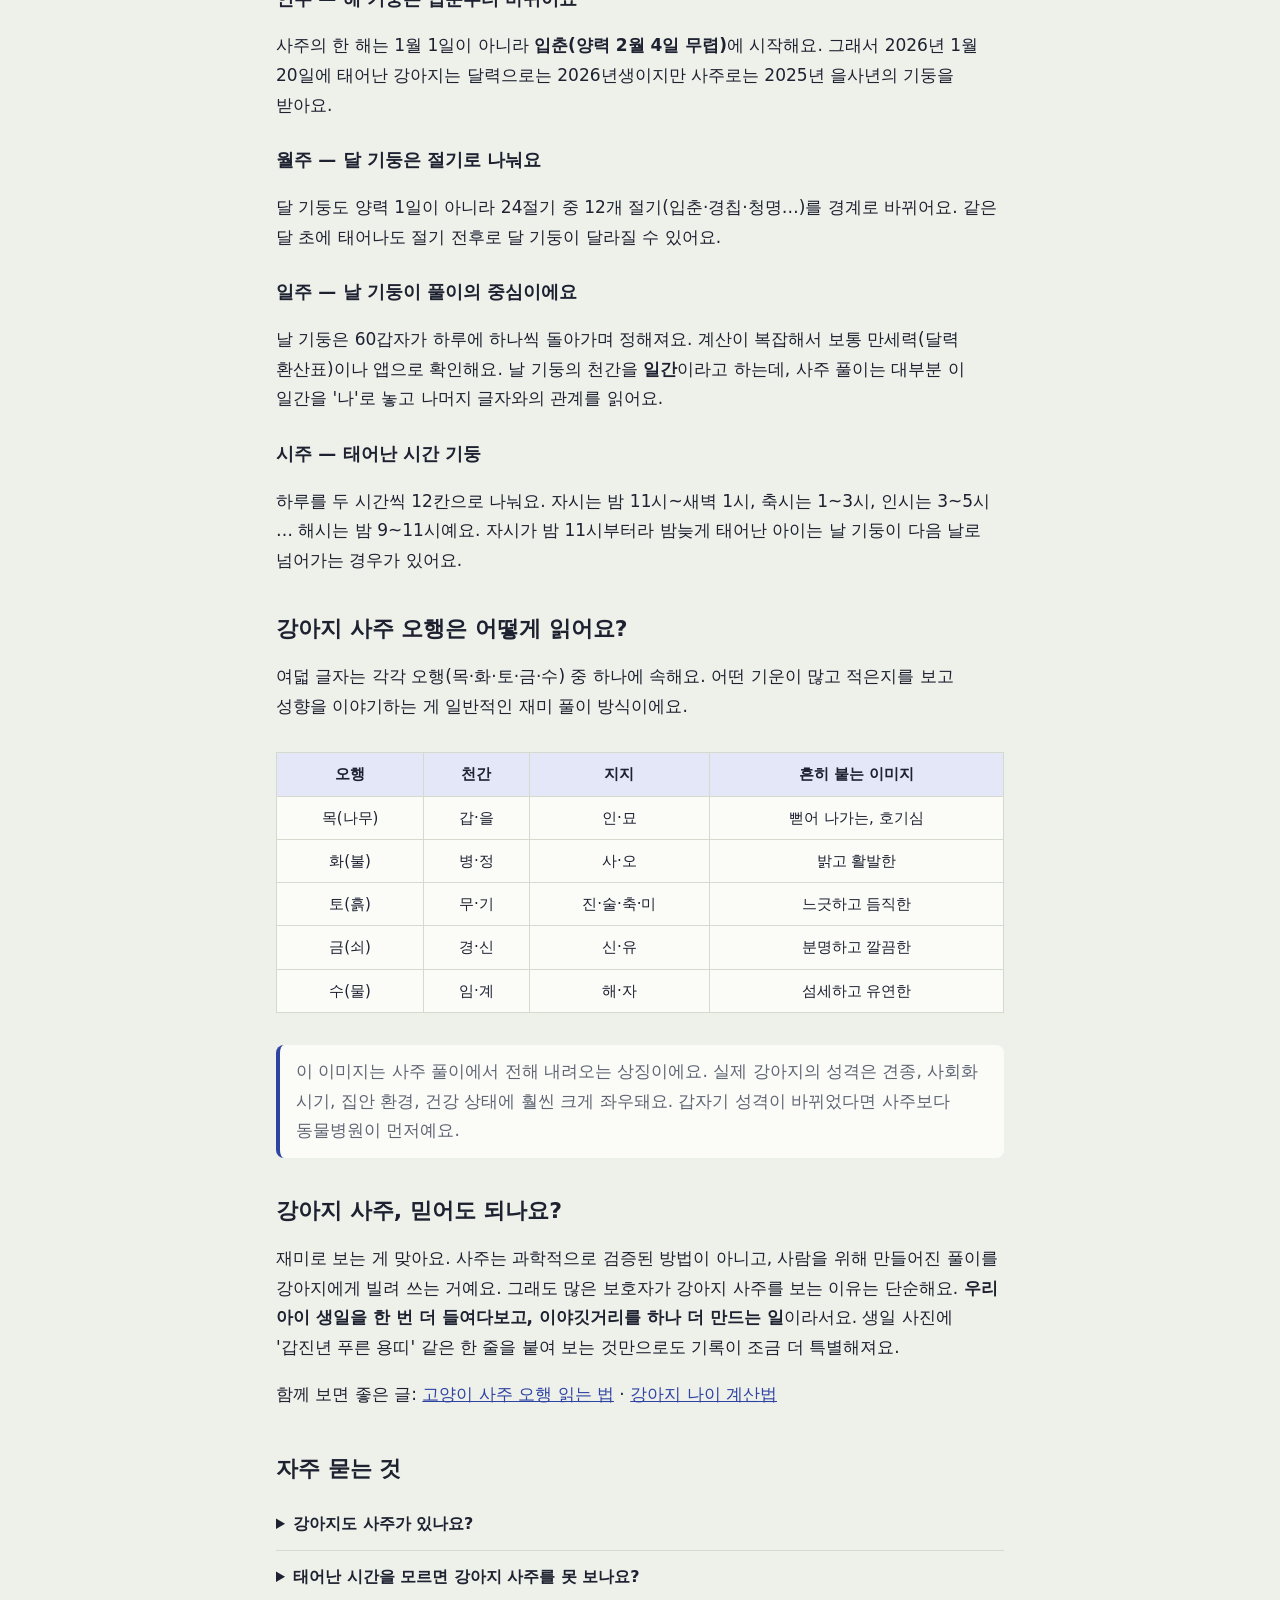
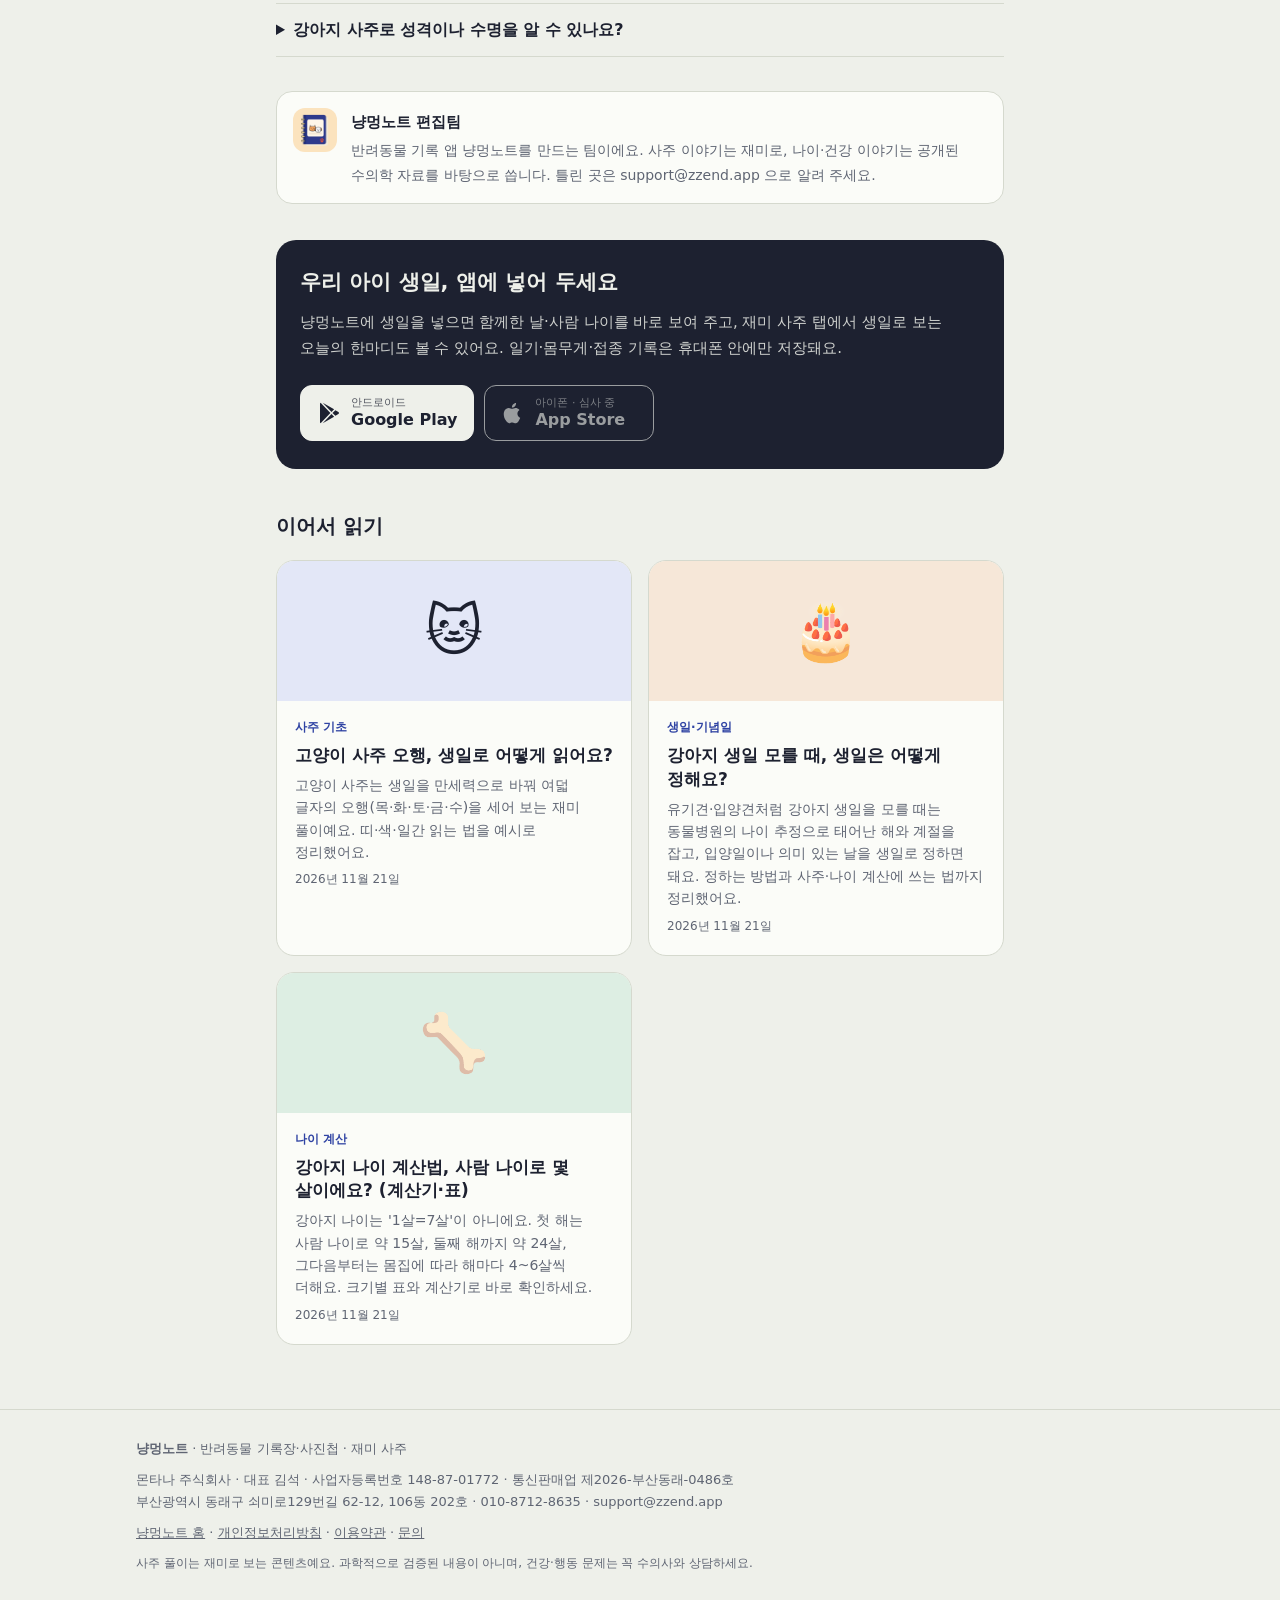
<file: blog/dog-saju.html>
<!doctype html><html lang="ko"><head><meta charset="utf-8"><meta name="viewport" content="width=device-width,initial-scale=1">
<title>강아지도 사주가 있나요? 강아지 사주팔자 보는 법 | 냥멍 블로그</title><meta name="description" content="강아지 사주는 생년월일과 태어난 시간으로 네 기둥(사주팔자)을 세워 보는 재미 풀이예요. 무엇이 필요하고 어떻게 읽는지, 믿어도 되는지까지 정리했어요."><link rel="canonical" href="https://petsaju.nibb.ink/blog/dog-saju.html">
<meta property="og:type" content="article"><meta property="og:site_name" content="냥멍 블로그"><meta property="og:title" content="강아지도 사주가 있나요? 강아지 사주팔자 보는 법 | 냥멍 블로그"><meta property="og:description" content="강아지 사주는 생년월일과 태어난 시간으로 네 기둥(사주팔자)을 세워 보는 재미 풀이예요. 무엇이 필요하고 어떻게 읽는지, 믿어도 되는지까지 정리했어요."><meta property="og:url" content="https://petsaju.nibb.ink/blog/dog-saju.html"><meta property="og:image" content="https://petsaju.nibb.ink/og.png"><meta property="og:locale" content="ko_KR"><meta name="twitter:card" content="summary_large_image">
<link rel="icon" href="../og-icon.png"><link rel="stylesheet" href="blog.css?v=1">
<script type="application/ld+json">{"@context":"https://schema.org","@type":"Article","headline":"강아지도 사주가 있나요? 강아지 사주팔자 보는 법","description":"강아지 사주는 생년월일과 태어난 시간으로 네 기둥(사주팔자)을 세워 보는 재미 풀이예요. 무엇이 필요하고 어떻게 읽는지, 믿어도 되는지까지 정리했어요.","datePublished":"2026-11-21","dateModified":"2026-11-21","inLanguage":"ko-KR","mainEntityOfPage":"https://petsaju.nibb.ink/blog/dog-saju.html","image":"https://petsaju.nibb.ink/og.png","author":{"@type":"Organization","name":"냥멍노트 편집팀","url":"https://petsaju.nibb.ink/"},"publisher":{"@type":"Organization","name":"몬타나 주식회사","url":"https://petsaju.nibb.ink/","logo":{"@type":"ImageObject","url":"https://petsaju.nibb.ink/og-icon.png"}},"keywords":"강아지 사주, 강아지도 사주가 있나요, 강아지 사주팔자, 강아지 사주 오행"}</script>
<script type="application/ld+json">{"@context":"https://schema.org","@type":"BreadcrumbList","itemListElement":[{"@type":"ListItem","position":1,"name":"냥멍노트","item":"https://petsaju.nibb.ink/"},{"@type":"ListItem","position":2,"name":"냥멍 블로그","item":"https://petsaju.nibb.ink/blog/"},{"@type":"ListItem","position":3,"name":"사주 기초","item":"https://petsaju.nibb.ink/blog/#cat-saju"},{"@type":"ListItem","position":4,"name":"강아지도 사주가 있나요? 강아지 사주팔자 보는 법","item":"https://petsaju.nibb.ink/blog/dog-saju.html"}]}</script>
<script type="application/ld+json">{"@context":"https://schema.org","@type":"FAQPage","mainEntity":[{"@type":"Question","name":"강아지도 사주가 있나요?","acceptedAnswer":{"@type":"Answer","text":"사주는 태어난 순간의 달력 정보를 글자로 옮긴 것이라 생일을 아는 강아지라면 세울 수는 있어요. 다만 사람을 위해 만들어진 풀이 체계를 빌려 쓰는 것이라 재미로 보는 게 맞아요."}},{"@type":"Question","name":"태어난 시간을 모르면 강아지 사주를 못 보나요?","acceptedAnswer":{"@type":"Answer","text":"볼 수 있어요. 생년월일만으로 해·달·날 세 기둥이 나오고, 시주(태어난 시간 기둥)만 비어요. 대부분의 재미 풀이는 날 기둥(일주)을 중심으로 읽어서 큰 차이는 없어요."}},{"@type":"Question","name":"강아지 사주로 성격이나 수명을 알 수 있나요?","acceptedAnswer":{"@type":"Answer","text":"아니요. 사주는 과학적으로 검증된 방법이 아니에요. 성격은 견종·환경·경험에, 건강과 수명은 유전·관리·진료에 달려 있어요. 걱정되는 점은 수의사와 상담하세요."}}]}</script>
</head><body><header class="top"><div class="in"><a class="brand" href="./"><img src="../og-icon.png" alt="" width="30" height="30"><span>냥멍<b>블로그</b></span></a>
<nav><a href="./">전체 글</a><a href="./#cat-saju">사주</a><a href="./#cat-age">나이 계산</a><a class="get" href="https://play.google.com/store/apps/details?id=kr.nyangmeong.saju">앱 받기</a></nav></div></header>
<main class="post"><div class="in">
<nav class="crumb" aria-label="현재 위치"><a href="../">냥멍노트</a> › <a href="./">블로그</a> › <a href="./#cat-saju">사주 기초</a></nav>
<article>
<p class="cat">사주 기초</p>
<h1>강아지도 사주가 있나요? 강아지 사주팔자 보는 법</h1>
<p class="meta">냥멍노트 편집팀 · <time datetime="2026-11-21">2026년 11월 21일</time></p>
<section class="sum"><h2 class="sum-h">30초 요약</h2><ul><li>사주는 태어난 해·달·날·시를 네 기둥으로 세우는 방식이라, 생일을 아는 강아지라면 같은 방법으로 세울 수 있어요.</li><li>생년월일만 알면 세 기둥(여섯 글자), 태어난 시간까지 알면 네 기둥(여덟 글자)이 나와요.</li><li>원래 사람을 위해 만들어진 풀이라 강아지 사주는 재미로 보는 콘텐츠예요. 성격·건강을 정해 주지 않아요.</li></ul></section>
<details class="toc" open><summary>목차</summary><ol><li><a href="#what">사주팔자는 정확히 뭐예요?</a></li><li><a href="#need">강아지 사주를 보려면 뭐가 필요해요?</a></li><li><a href="#pillars">강아지 사주의 네 기둥은 어떻게 세워요?</a></li><li><a href="#read">강아지 사주 오행은 어떻게 읽어요?</a></li><li><a href="#trust">강아지 사주, 믿어도 되나요?</a></li></ol></details>
<div class="body">
<p><b>강아지도 사주를 볼 수 있어요.</b> 사주는 태어난 해·달·날·시를 네 개의 기둥으로 세워 읽는 방식이라, 생일을 아는 강아지라면 사람과 똑같은 방법으로 사주팔자를 세울 수 있어요. 다만 원래 사람을 위해 만들어진 풀이를 빌려 쓰는 것이라 <b>재미로 보는 콘텐츠</b>로 즐기는 게 맞아요.</p>

<h2 id="what">사주팔자는 정확히 뭐예요?</h2>
<p>사주(四柱)는 네 기둥이라는 뜻이에요. 태어난 <b>해(연주)·달(월주)·날(일주)·시간(시주)</b>을 각각 천간 한 글자와 지지 한 글자로 나타내서, 기둥 넷 × 글자 둘 = 여덟 글자가 나와요. 그래서 사주팔자(八字)라고 불러요.</p>
<ul>
<li><b>천간</b> 10개 — 갑·을·병·정·무·기·경·신·임·계</li>
<li><b>지지</b> 12개 — 자(쥐)·축(소)·인(호랑이)·묘(토끼)·진(용)·사(뱀)·오(말)·미(양)·신(원숭이)·유(닭)·술(개)·해(돼지)</li>
</ul>
<p>예를 들어 2026년은 <b>병오(丙午)년</b>이에요. 천간 '병'은 불(화), 지지 '오'는 말이라 흔히 '붉은 말의 해'라고 불러요.</p>

<h2 id="need">강아지 사주를 보려면 뭐가 필요해요?</h2>
<p>필요한 건 두 가지예요.</p>
<ol>
<li><b>생년월일</b> — 해·달·날 세 기둥이 나와요. 분양 계약서, 동물등록 정보, 브리더나 보호소에서 받은 기록을 확인해 보세요.</li>
<li><b>태어난 시간</b>(있으면) — 시주까지 네 기둥이 완성돼요. 대부분의 강아지는 시간 기록이 없어서 세 기둥만으로 보는 경우가 많아요.</li>
</ol>
<p>생일을 모르는 아이라면 <a href="pet-birthday-unknown.html">강아지 생일 모를 때 생일 정하는 법</a>을 먼저 읽어 보세요.</p>

<h2 id="pillars">강아지 사주의 네 기둥은 어떻게 세워요?</h2>
<h3>연주 — 해 기둥은 입춘부터 바뀌어요</h3>
<p>사주의 한 해는 1월 1일이 아니라 <b>입춘(양력 2월 4일 무렵)</b>에 시작해요. 그래서 2026년 1월 20일에 태어난 강아지는 달력으로는 2026년생이지만 사주로는 2025년 을사년의 기둥을 받아요.</p>
<h3>월주 — 달 기둥은 절기로 나눠요</h3>
<p>달 기둥도 양력 1일이 아니라 24절기 중 12개 절기(입춘·경칩·청명…)를 경계로 바뀌어요. 같은 달 초에 태어나도 절기 전후로 달 기둥이 달라질 수 있어요.</p>
<h3>일주 — 날 기둥이 풀이의 중심이에요</h3>
<p>날 기둥은 60갑자가 하루에 하나씩 돌아가며 정해져요. 계산이 복잡해서 보통 만세력(달력 환산표)이나 앱으로 확인해요. 날 기둥의 천간을 <b>일간</b>이라고 하는데, 사주 풀이는 대부분 이 일간을 '나'로 놓고 나머지 글자와의 관계를 읽어요.</p>
<h3>시주 — 태어난 시간 기둥</h3>
<p>하루를 두 시간씩 12칸으로 나눠요. 자시는 밤 11시~새벽 1시, 축시는 1~3시, 인시는 3~5시 … 해시는 밤 9~11시예요. 자시가 밤 11시부터라 밤늦게 태어난 아이는 날 기둥이 다음 날로 넘어가는 경우가 있어요.</p>

<h2 id="read">강아지 사주 오행은 어떻게 읽어요?</h2>
<p>여덟 글자는 각각 오행(목·화·토·금·수) 중 하나에 속해요. 어떤 기운이 많고 적은지를 보고 성향을 이야기하는 게 일반적인 재미 풀이 방식이에요.</p>
<div class="tablewrap"><table>
<tr><th>오행</th><th>천간</th><th>지지</th><th>흔히 붙는 이미지</th></tr>
<tr><td>목(나무)</td><td>갑·을</td><td>인·묘</td><td>뻗어 나가는, 호기심</td></tr>
<tr><td>화(불)</td><td>병·정</td><td>사·오</td><td>밝고 활발한</td></tr>
<tr><td>토(흙)</td><td>무·기</td><td>진·술·축·미</td><td>느긋하고 듬직한</td></tr>
<tr><td>금(쇠)</td><td>경·신</td><td>신·유</td><td>분명하고 깔끔한</td></tr>
<tr><td>수(물)</td><td>임·계</td><td>해·자</td><td>섬세하고 유연한</td></tr>
</table></div>
<p class="note">이 이미지는 사주 풀이에서 전해 내려오는 상징이에요. 실제 강아지의 성격은 견종, 사회화 시기, 집안 환경, 건강 상태에 훨씬 크게 좌우돼요. 갑자기 성격이 바뀌었다면 사주보다 동물병원이 먼저예요.</p>

<h2 id="trust">강아지 사주, 믿어도 되나요?</h2>
<p>재미로 보는 게 맞아요. 사주는 과학적으로 검증된 방법이 아니고, 사람을 위해 만들어진 풀이를 강아지에게 빌려 쓰는 거예요. 그래도 많은 보호자가 강아지 사주를 보는 이유는 단순해요. <b>우리 아이 생일을 한 번 더 들여다보고, 이야깃거리를 하나 더 만드는 일</b>이라서요. 생일 사진에 '갑진년 푸른 용띠' 같은 한 줄을 붙여 보는 것만으로도 기록이 조금 더 특별해져요.</p>
<p>함께 보면 좋은 글: <a href="cat-saju-ohaeng.html">고양이 사주 오행 읽는 법</a> · <a href="dog-age-calculator.html">강아지 나이 계산법</a></p>
</div>
<section class="faq"><h2 id="faq">자주 묻는 것</h2><details><summary>강아지도 사주가 있나요?</summary><p>사주는 태어난 순간의 달력 정보를 글자로 옮긴 것이라 생일을 아는 강아지라면 세울 수는 있어요. 다만 사람을 위해 만들어진 풀이 체계를 빌려 쓰는 것이라 재미로 보는 게 맞아요.</p></details><details><summary>태어난 시간을 모르면 강아지 사주를 못 보나요?</summary><p>볼 수 있어요. 생년월일만으로 해·달·날 세 기둥이 나오고, 시주(태어난 시간 기둥)만 비어요. 대부분의 재미 풀이는 날 기둥(일주)을 중심으로 읽어서 큰 차이는 없어요.</p></details><details><summary>강아지 사주로 성격이나 수명을 알 수 있나요?</summary><p>아니요. 사주는 과학적으로 검증된 방법이 아니에요. 성격은 견종·환경·경험에, 건강과 수명은 유전·관리·진료에 달려 있어요. 걱정되는 점은 수의사와 상담하세요.</p></details></section>
<aside class="editor"><img src="../og-icon.png" alt="" width="44" height="44"><div><b>냥멍노트 편집팀</b><p>반려동물 기록 앱 냥멍노트를 만드는 팀이에요. 사주 이야기는 재미로, 나이·건강 이야기는 공개된 수의학 자료를 바탕으로 씁니다. 틀린 곳은 support@zzend.app 으로 알려 주세요.</p></div></aside>
</article>
<section class="cta"><h2>우리 아이 생일, 앱에 넣어 두세요</h2><p>냥멍노트에 생일을 넣으면 함께한 날·사람 나이를 바로 보여 주고, 재미 사주 탭에서 생일로 보는 오늘의 한마디도 볼 수 있어요. 일기·몸무게·접종 기록은 휴대폰 안에만 저장돼요.</p><div class="stores">
<a class="store" href="https://play.google.com/store/apps/details?id=kr.nyangmeong.saju"><svg viewBox="0 0 24 24" aria-hidden="true"><path d="M3.6 1.8 13.4 12l-9.8 10.2c-.4-.2-.6-.6-.6-1.1V2.9c0-.5.2-.9.6-1.1Zm10.9 11.3 2.6 2.6-11.4 6.5 8.8-9.1Zm3.9-3.8 3 1.7c.8.5.8 1.6 0 2l-3 1.8-2.9-2.8 2.9-2.7ZM5.7 1.8l11.4 6.5-2.6 2.6-8.8-9.1Z"/></svg><span><small>안드로이드</small><b>Google Play</b></span></a>
<span class="store off"><svg viewBox="0 0 24 24" aria-hidden="true"><path d="M16.4 12.6c0-2.5 2-3.6 2.1-3.7-1.2-1.7-3-1.9-3.6-2-1.5-.2-3 .9-3.8.9-.8 0-2-.9-3.3-.9-1.7 0-3.3 1-4.2 2.5-1.8 3.1-.5 7.7 1.3 10.2.9 1.2 1.9 2.6 3.2 2.6 1.3-.1 1.8-.8 3.3-.8s2 .8 3.3.8c1.4 0 2.3-1.3 3.1-2.5 1-1.4 1.4-2.8 1.4-2.9-.1 0-2.8-1-2.8-4.2ZM14 5.2c.7-.8 1.2-2 1-3.2-1 0-2.3.7-3 1.5-.7.8-1.2 2-1.1 3.1 1.2.1 2.3-.6 3.1-1.4Z"/></svg><span><small>아이폰 · 심사 중</small><b>App Store</b></span></span>
</div></section>
<section class="more"><h2>이어서 읽기</h2><div class="grid"><a class="card" href="cat-saju-ohaeng.html" data-cat="saju"><span class="thumb t-saju" aria-hidden="true">🐱</span><span class="txt"><em>사주 기초</em><b>고양이 사주 오행, 생일로 어떻게 읽어요?</b><span>고양이 사주는 생일을 만세력으로 바꿔 여덟 글자의 오행(목·화·토·금·수)을 세어 보는 재미 풀이예요. 띠·색·일간 읽는 법을 예시로 정리했어요.</span><time datetime="2026-11-21">2026년 11월 21일</time></span></a><a class="card" href="pet-birthday-unknown.html" data-cat="day"><span class="thumb t-day" aria-hidden="true">🎂</span><span class="txt"><em>생일·기념일</em><b>강아지 생일 모를 때, 생일은 어떻게 정해요?</b><span>유기견·입양견처럼 강아지 생일을 모를 때는 동물병원의 나이 추정으로 태어난 해와 계절을 잡고, 입양일이나 의미 있는 날을 생일로 정하면 돼요. 정하는 방법과 사주·나이 계산에 쓰는 법까지 정리했어요.</span><time datetime="2026-11-21">2026년 11월 21일</time></span></a><a class="card" href="dog-age-calculator.html" data-cat="age"><span class="thumb t-age" aria-hidden="true">🦴</span><span class="txt"><em>나이 계산</em><b>강아지 나이 계산법, 사람 나이로 몇 살이에요? (계산기·표)</b><span>강아지 나이는 '1살=7살'이 아니에요. 첫 해는 사람 나이로 약 15살, 둘째 해까지 약 24살, 그다음부터는 몸집에 따라 해마다 4~6살씩 더해요. 크기별 표와 계산기로 바로 확인하세요.</span><time datetime="2026-11-21">2026년 11월 21일</time></span></a></div></section>
</div></main><footer class="foot"><div class="in">
<p><b>냥멍노트</b> · 반려동물 기록장·사진첩 · 재미 사주</p>
<p>몬타나 주식회사 · 대표 김석 · 사업자등록번호 148-87-01772 · 통신판매업 제2026-부산동래-0486호<br>부산광역시 동래구 쇠미로129번길 62-12, 106동 202호 · 010-8712-8635 · support@zzend.app</p>
<p><a href="../">냥멍노트 홈</a> · <a href="../privacy.html">개인정보처리방침</a> · <a href="../terms.html">이용약관</a> · <a href="../support.html">문의</a></p>
<p class="small">사주 풀이는 재미로 보는 콘텐츠예요. 과학적으로 검증된 내용이 아니며, 건강·행동 문제는 꼭 수의사와 상담하세요.</p>
</div></footer></body></html>
</file>
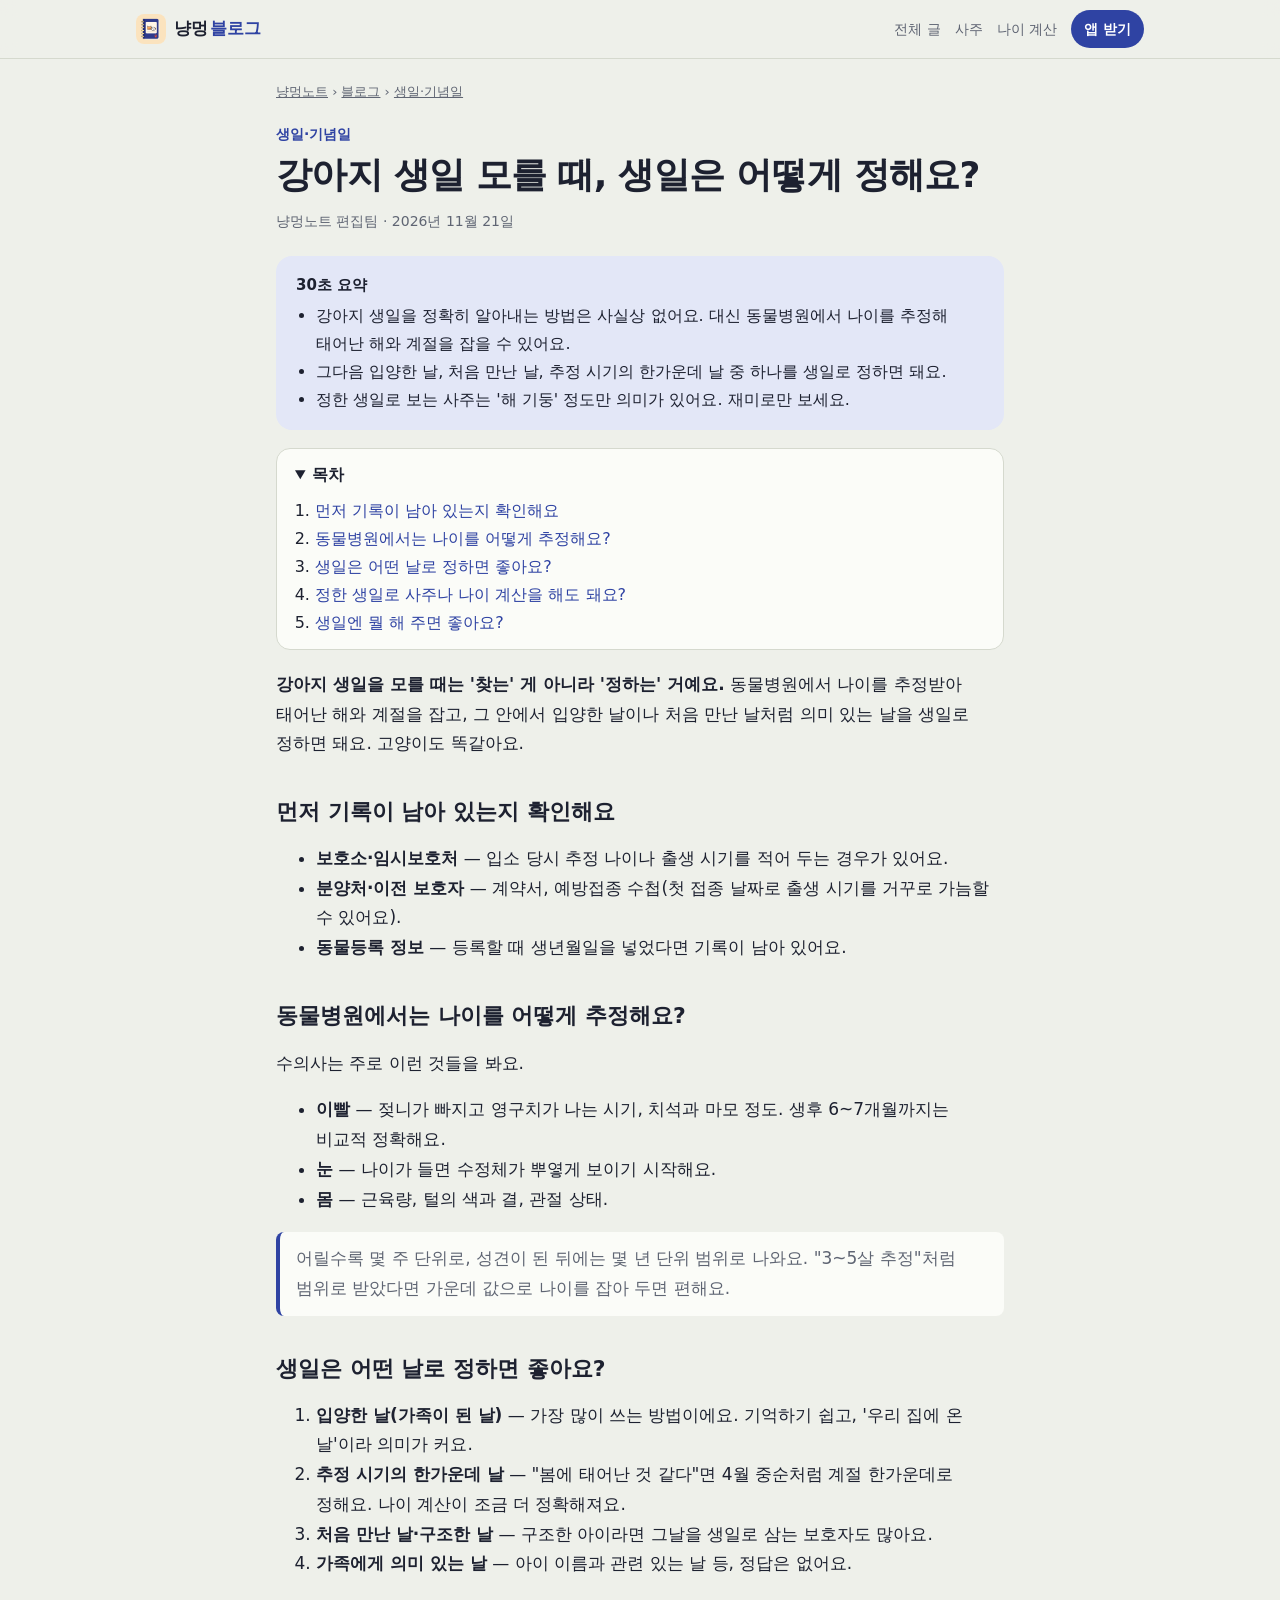
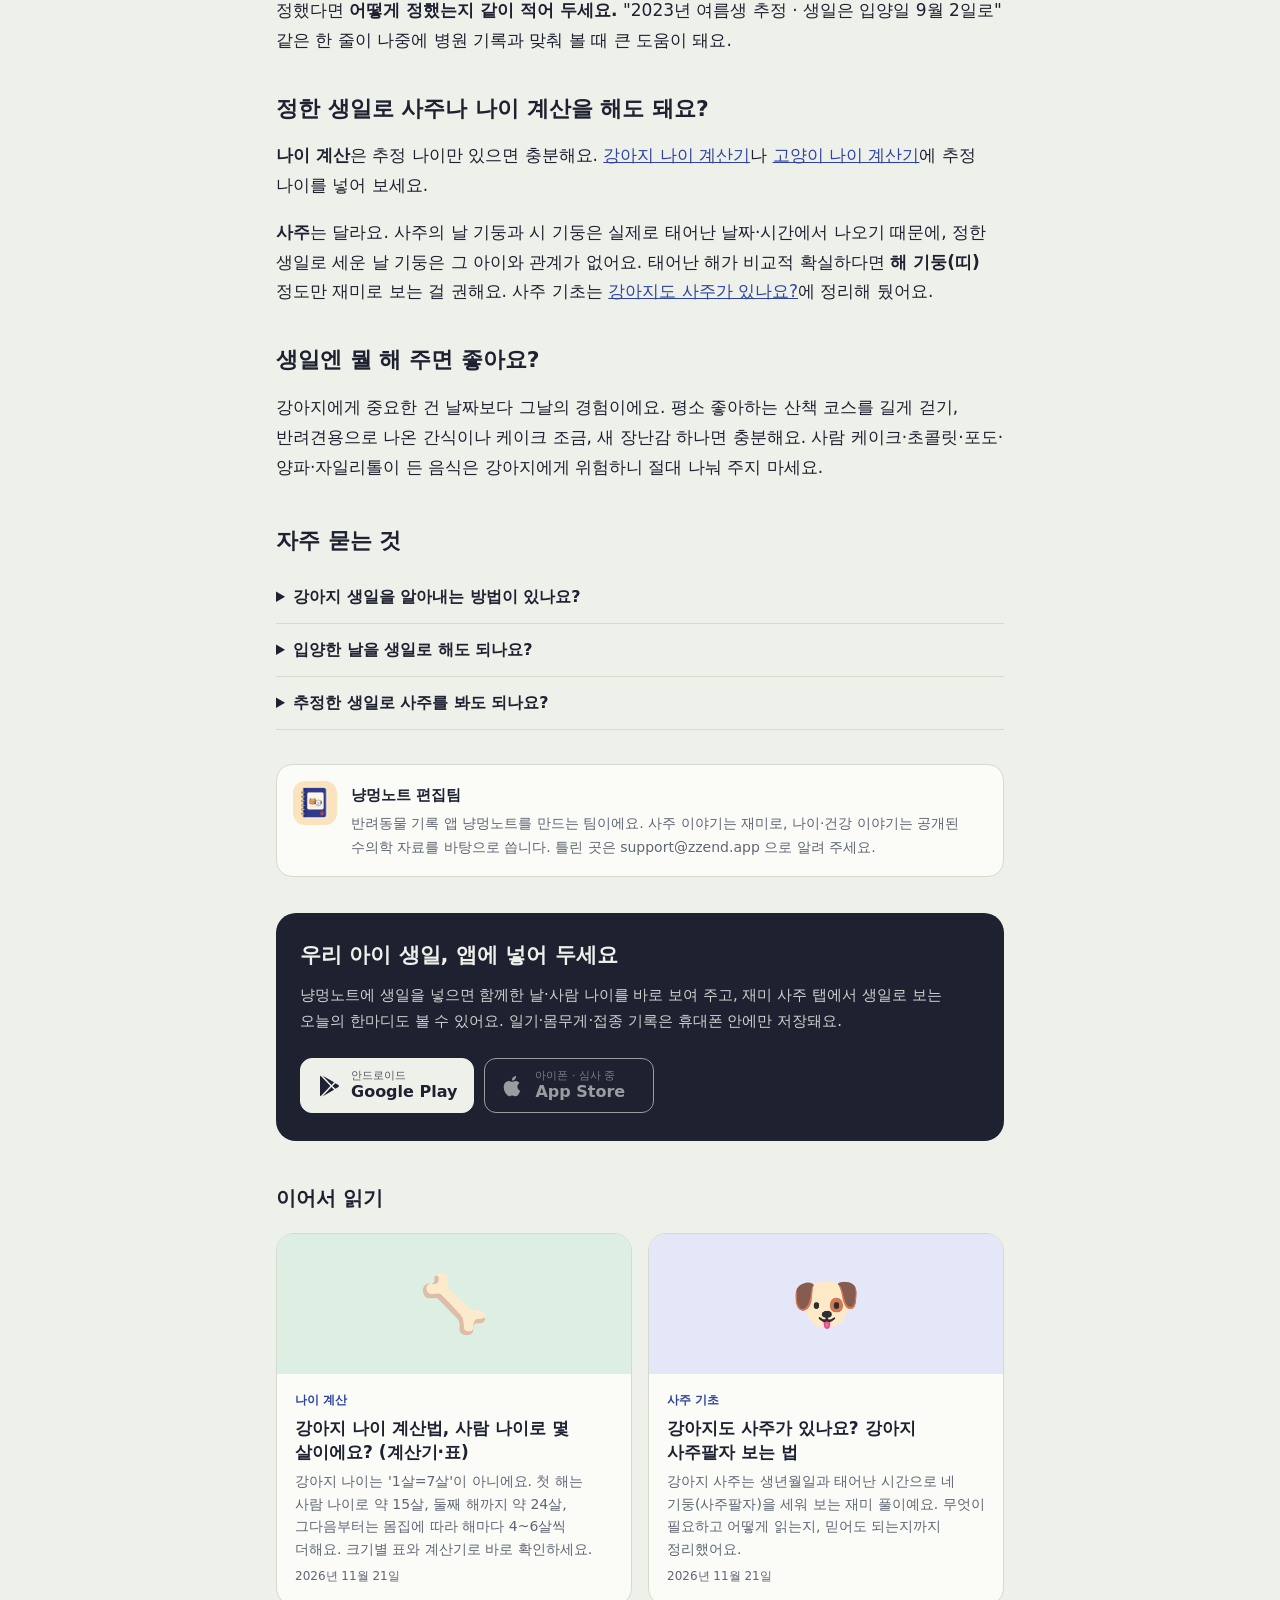
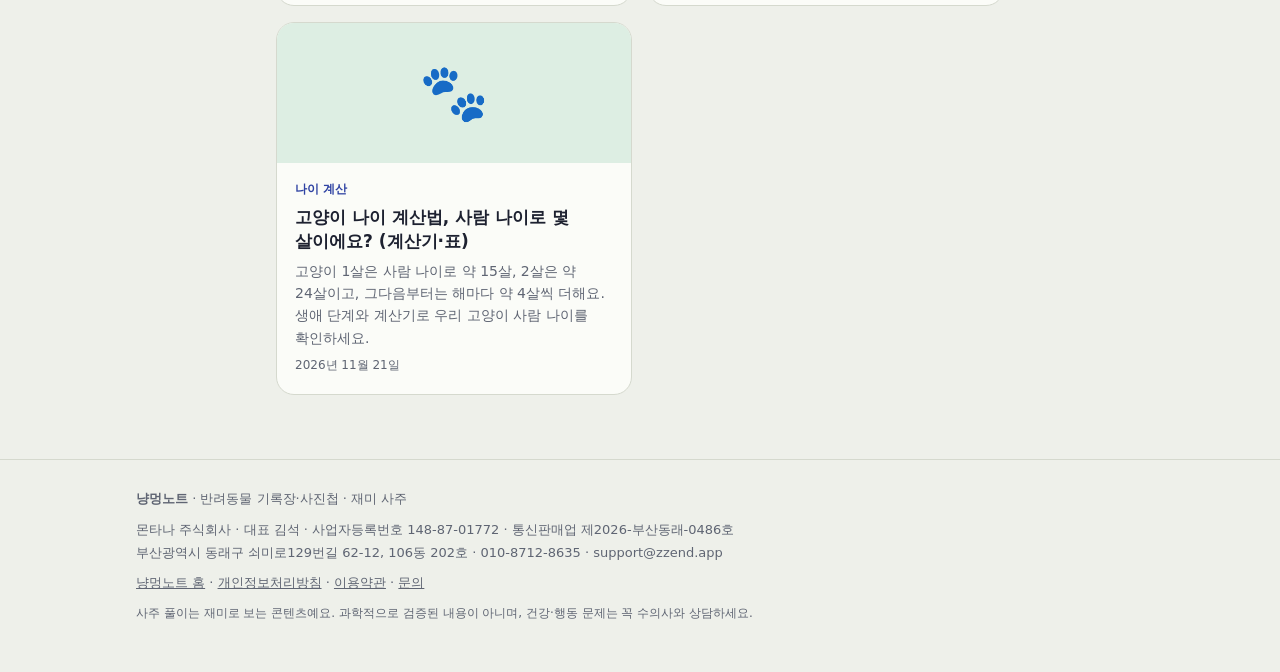
<file: blog/pet-birthday-unknown.html>
<!doctype html><html lang="ko"><head><meta charset="utf-8"><meta name="viewport" content="width=device-width,initial-scale=1">
<title>강아지 생일 모를 때, 생일은 어떻게 정해요? | 냥멍 블로그</title><meta name="description" content="유기견·입양견처럼 강아지 생일을 모를 때는 동물병원의 나이 추정으로 태어난 해와 계절을 잡고, 입양일이나 의미 있는 날을 생일로 정하면 돼요. 정하는 방법과 사주·나이 계산에 쓰는 법까지 정리했어요."><link rel="canonical" href="https://petsaju.nibb.ink/blog/pet-birthday-unknown.html">
<meta property="og:type" content="article"><meta property="og:site_name" content="냥멍 블로그"><meta property="og:title" content="강아지 생일 모를 때, 생일은 어떻게 정해요? | 냥멍 블로그"><meta property="og:description" content="유기견·입양견처럼 강아지 생일을 모를 때는 동물병원의 나이 추정으로 태어난 해와 계절을 잡고, 입양일이나 의미 있는 날을 생일로 정하면 돼요. 정하는 방법과 사주·나이 계산에 쓰는 법까지 정리했어요."><meta property="og:url" content="https://petsaju.nibb.ink/blog/pet-birthday-unknown.html"><meta property="og:image" content="https://petsaju.nibb.ink/og.png"><meta property="og:locale" content="ko_KR"><meta name="twitter:card" content="summary_large_image">
<link rel="icon" href="../og-icon.png"><link rel="stylesheet" href="blog.css?v=1">
<script type="application/ld+json">{"@context":"https://schema.org","@type":"Article","headline":"강아지 생일 모를 때, 생일은 어떻게 정해요?","description":"유기견·입양견처럼 강아지 생일을 모를 때는 동물병원의 나이 추정으로 태어난 해와 계절을 잡고, 입양일이나 의미 있는 날을 생일로 정하면 돼요. 정하는 방법과 사주·나이 계산에 쓰는 법까지 정리했어요.","datePublished":"2026-11-21","dateModified":"2026-11-21","inLanguage":"ko-KR","mainEntityOfPage":"https://petsaju.nibb.ink/blog/pet-birthday-unknown.html","image":"https://petsaju.nibb.ink/og.png","author":{"@type":"Organization","name":"냥멍노트 편집팀","url":"https://petsaju.nibb.ink/"},"publisher":{"@type":"Organization","name":"몬타나 주식회사","url":"https://petsaju.nibb.ink/","logo":{"@type":"ImageObject","url":"https://petsaju.nibb.ink/og-icon.png"}},"keywords":"강아지 생일 모를때, 강아지 생일 아는법, 유기견 생일, 고양이 생일"}</script>
<script type="application/ld+json">{"@context":"https://schema.org","@type":"BreadcrumbList","itemListElement":[{"@type":"ListItem","position":1,"name":"냥멍노트","item":"https://petsaju.nibb.ink/"},{"@type":"ListItem","position":2,"name":"냥멍 블로그","item":"https://petsaju.nibb.ink/blog/"},{"@type":"ListItem","position":3,"name":"생일·기념일","item":"https://petsaju.nibb.ink/blog/#cat-day"},{"@type":"ListItem","position":4,"name":"강아지 생일 모를 때, 생일은 어떻게 정해요?","item":"https://petsaju.nibb.ink/blog/pet-birthday-unknown.html"}]}</script>
<script type="application/ld+json">{"@context":"https://schema.org","@type":"FAQPage","mainEntity":[{"@type":"Question","name":"강아지 생일을 알아내는 방법이 있나요?","acceptedAnswer":{"@type":"Answer","text":"기록이 없다면 정확한 날짜를 알아낼 방법은 없어요. 이전 보호소·분양처·동물등록 정보에 기록이 남아 있는지 먼저 확인하고, 없다면 동물병원에서 이빨과 몸 상태로 나이를 추정받으세요."}},{"@type":"Question","name":"입양한 날을 생일로 해도 되나요?","acceptedAnswer":{"@type":"Answer","text":"네, 많은 보호자가 그렇게 해요. 가족이 된 날이라 기억하기 쉽고 의미도 있어요. 생일과 입양 기념일을 따로 챙기는 집도 있어요."}},{"@type":"Question","name":"추정한 생일로 사주를 봐도 되나요?","acceptedAnswer":{"@type":"Answer","text":"볼 수는 있지만 날짜가 추정이라 날 기둥과 시 기둥은 의미가 거의 없어요. 태어난 해가 비교적 확실하다면 해 기둥(띠) 정도만 재미로 보는 걸 권해요."}}]}</script>
</head><body><header class="top"><div class="in"><a class="brand" href="./"><img src="../og-icon.png" alt="" width="30" height="30"><span>냥멍<b>블로그</b></span></a>
<nav><a href="./">전체 글</a><a href="./#cat-saju">사주</a><a href="./#cat-age">나이 계산</a><a class="get" href="https://play.google.com/store/apps/details?id=kr.nyangmeong.saju">앱 받기</a></nav></div></header>
<main class="post"><div class="in">
<nav class="crumb" aria-label="현재 위치"><a href="../">냥멍노트</a> › <a href="./">블로그</a> › <a href="./#cat-day">생일·기념일</a></nav>
<article>
<p class="cat">생일·기념일</p>
<h1>강아지 생일 모를 때, 생일은 어떻게 정해요?</h1>
<p class="meta">냥멍노트 편집팀 · <time datetime="2026-11-21">2026년 11월 21일</time></p>
<section class="sum"><h2 class="sum-h">30초 요약</h2><ul><li>강아지 생일을 정확히 알아내는 방법은 사실상 없어요. 대신 동물병원에서 나이를 추정해 태어난 해와 계절을 잡을 수 있어요.</li><li>그다음 입양한 날, 처음 만난 날, 추정 시기의 한가운데 날 중 하나를 생일로 정하면 돼요.</li><li>정한 생일로 보는 사주는 '해 기둥' 정도만 의미가 있어요. 재미로만 보세요.</li></ul></section>
<details class="toc" open><summary>목차</summary><ol><li><a href="#check">먼저 기록이 남아 있는지 확인해요</a></li><li><a href="#estimate">동물병원에서는 나이를 어떻게 추정해요?</a></li><li><a href="#pick">생일은 어떤 날로 정하면 좋아요?</a></li><li><a href="#saju">정한 생일로 사주나 나이 계산을 해도 돼요?</a></li><li><a href="#party">생일엔 뭘 해 주면 좋아요?</a></li></ol></details>
<div class="body">
<p><b>강아지 생일을 모를 때는 '찾는' 게 아니라 '정하는' 거예요.</b> 동물병원에서 나이를 추정받아 태어난 해와 계절을 잡고, 그 안에서 입양한 날이나 처음 만난 날처럼 의미 있는 날을 생일로 정하면 돼요. 고양이도 똑같아요.</p>

<h2 id="check">먼저 기록이 남아 있는지 확인해요</h2>
<ul>
<li><b>보호소·임시보호처</b> — 입소 당시 추정 나이나 출생 시기를 적어 두는 경우가 있어요.</li>
<li><b>분양처·이전 보호자</b> — 계약서, 예방접종 수첩(첫 접종 날짜로 출생 시기를 거꾸로 가늠할 수 있어요).</li>
<li><b>동물등록 정보</b> — 등록할 때 생년월일을 넣었다면 기록이 남아 있어요.</li>
</ul>

<h2 id="estimate">동물병원에서는 나이를 어떻게 추정해요?</h2>
<p>수의사는 주로 이런 것들을 봐요.</p>
<ul>
<li><b>이빨</b> — 젖니가 빠지고 영구치가 나는 시기, 치석과 마모 정도. 생후 6~7개월까지는 비교적 정확해요.</li>
<li><b>눈</b> — 나이가 들면 수정체가 뿌옇게 보이기 시작해요.</li>
<li><b>몸</b> — 근육량, 털의 색과 결, 관절 상태.</li>
</ul>
<p class="note">어릴수록 몇 주 단위로, 성견이 된 뒤에는 몇 년 단위 범위로 나와요. "3~5살 추정"처럼 범위로 받았다면 가운데 값으로 나이를 잡아 두면 편해요.</p>

<h2 id="pick">생일은 어떤 날로 정하면 좋아요?</h2>
<ol>
<li><b>입양한 날(가족이 된 날)</b> — 가장 많이 쓰는 방법이에요. 기억하기 쉽고, '우리 집에 온 날'이라 의미가 커요.</li>
<li><b>추정 시기의 한가운데 날</b> — "봄에 태어난 것 같다"면 4월 중순처럼 계절 한가운데로 정해요. 나이 계산이 조금 더 정확해져요.</li>
<li><b>처음 만난 날·구조한 날</b> — 구조한 아이라면 그날을 생일로 삼는 보호자도 많아요.</li>
<li><b>가족에게 의미 있는 날</b> — 아이 이름과 관련 있는 날 등, 정답은 없어요.</li>
</ol>
<p>정했다면 <b>어떻게 정했는지 같이 적어 두세요.</b> "2023년 여름생 추정 · 생일은 입양일 9월 2일로" 같은 한 줄이 나중에 병원 기록과 맞춰 볼 때 큰 도움이 돼요.</p>

<h2 id="saju">정한 생일로 사주나 나이 계산을 해도 돼요?</h2>
<p><b>나이 계산</b>은 추정 나이만 있으면 충분해요. <a href="dog-age-calculator.html">강아지 나이 계산기</a>나 <a href="cat-age-calculator.html">고양이 나이 계산기</a>에 추정 나이를 넣어 보세요.</p>
<p><b>사주</b>는 달라요. 사주의 날 기둥과 시 기둥은 실제로 태어난 날짜·시간에서 나오기 때문에, 정한 생일로 세운 날 기둥은 그 아이와 관계가 없어요. 태어난 해가 비교적 확실하다면 <b>해 기둥(띠)</b> 정도만 재미로 보는 걸 권해요. 사주 기초는 <a href="dog-saju.html">강아지도 사주가 있나요?</a>에 정리해 뒀어요.</p>

<h2 id="party">생일엔 뭘 해 주면 좋아요?</h2>
<p>강아지에게 중요한 건 날짜보다 그날의 경험이에요. 평소 좋아하는 산책 코스를 길게 걷기, 반려견용으로 나온 간식이나 케이크 조금, 새 장난감 하나면 충분해요. 사람 케이크·초콜릿·포도·양파·자일리톨이 든 음식은 강아지에게 위험하니 절대 나눠 주지 마세요.</p>
</div>
<section class="faq"><h2 id="faq">자주 묻는 것</h2><details><summary>강아지 생일을 알아내는 방법이 있나요?</summary><p>기록이 없다면 정확한 날짜를 알아낼 방법은 없어요. 이전 보호소·분양처·동물등록 정보에 기록이 남아 있는지 먼저 확인하고, 없다면 동물병원에서 이빨과 몸 상태로 나이를 추정받으세요.</p></details><details><summary>입양한 날을 생일로 해도 되나요?</summary><p>네, 많은 보호자가 그렇게 해요. 가족이 된 날이라 기억하기 쉽고 의미도 있어요. 생일과 입양 기념일을 따로 챙기는 집도 있어요.</p></details><details><summary>추정한 생일로 사주를 봐도 되나요?</summary><p>볼 수는 있지만 날짜가 추정이라 날 기둥과 시 기둥은 의미가 거의 없어요. 태어난 해가 비교적 확실하다면 해 기둥(띠) 정도만 재미로 보는 걸 권해요.</p></details></section>
<aside class="editor"><img src="../og-icon.png" alt="" width="44" height="44"><div><b>냥멍노트 편집팀</b><p>반려동물 기록 앱 냥멍노트를 만드는 팀이에요. 사주 이야기는 재미로, 나이·건강 이야기는 공개된 수의학 자료를 바탕으로 씁니다. 틀린 곳은 support@zzend.app 으로 알려 주세요.</p></div></aside>
</article>
<section class="cta"><h2>우리 아이 생일, 앱에 넣어 두세요</h2><p>냥멍노트에 생일을 넣으면 함께한 날·사람 나이를 바로 보여 주고, 재미 사주 탭에서 생일로 보는 오늘의 한마디도 볼 수 있어요. 일기·몸무게·접종 기록은 휴대폰 안에만 저장돼요.</p><div class="stores">
<a class="store" href="https://play.google.com/store/apps/details?id=kr.nyangmeong.saju"><svg viewBox="0 0 24 24" aria-hidden="true"><path d="M3.6 1.8 13.4 12l-9.8 10.2c-.4-.2-.6-.6-.6-1.1V2.9c0-.5.2-.9.6-1.1Zm10.9 11.3 2.6 2.6-11.4 6.5 8.8-9.1Zm3.9-3.8 3 1.7c.8.5.8 1.6 0 2l-3 1.8-2.9-2.8 2.9-2.7ZM5.7 1.8l11.4 6.5-2.6 2.6-8.8-9.1Z"/></svg><span><small>안드로이드</small><b>Google Play</b></span></a>
<span class="store off"><svg viewBox="0 0 24 24" aria-hidden="true"><path d="M16.4 12.6c0-2.5 2-3.6 2.1-3.7-1.2-1.7-3-1.9-3.6-2-1.5-.2-3 .9-3.8.9-.8 0-2-.9-3.3-.9-1.7 0-3.3 1-4.2 2.5-1.8 3.1-.5 7.7 1.3 10.2.9 1.2 1.9 2.6 3.2 2.6 1.3-.1 1.8-.8 3.3-.8s2 .8 3.3.8c1.4 0 2.3-1.3 3.1-2.5 1-1.4 1.4-2.8 1.4-2.9-.1 0-2.8-1-2.8-4.2ZM14 5.2c.7-.8 1.2-2 1-3.2-1 0-2.3.7-3 1.5-.7.8-1.2 2-1.1 3.1 1.2.1 2.3-.6 3.1-1.4Z"/></svg><span><small>아이폰 · 심사 중</small><b>App Store</b></span></span>
</div></section>
<section class="more"><h2>이어서 읽기</h2><div class="grid"><a class="card" href="dog-age-calculator.html" data-cat="age"><span class="thumb t-age" aria-hidden="true">🦴</span><span class="txt"><em>나이 계산</em><b>강아지 나이 계산법, 사람 나이로 몇 살이에요? (계산기·표)</b><span>강아지 나이는 '1살=7살'이 아니에요. 첫 해는 사람 나이로 약 15살, 둘째 해까지 약 24살, 그다음부터는 몸집에 따라 해마다 4~6살씩 더해요. 크기별 표와 계산기로 바로 확인하세요.</span><time datetime="2026-11-21">2026년 11월 21일</time></span></a><a class="card" href="dog-saju.html" data-cat="saju"><span class="thumb t-saju" aria-hidden="true">🐶</span><span class="txt"><em>사주 기초</em><b>강아지도 사주가 있나요? 강아지 사주팔자 보는 법</b><span>강아지 사주는 생년월일과 태어난 시간으로 네 기둥(사주팔자)을 세워 보는 재미 풀이예요. 무엇이 필요하고 어떻게 읽는지, 믿어도 되는지까지 정리했어요.</span><time datetime="2026-11-21">2026년 11월 21일</time></span></a><a class="card" href="cat-age-calculator.html" data-cat="age"><span class="thumb t-age" aria-hidden="true">🐾</span><span class="txt"><em>나이 계산</em><b>고양이 나이 계산법, 사람 나이로 몇 살이에요? (계산기·표)</b><span>고양이 1살은 사람 나이로 약 15살, 2살은 약 24살이고, 그다음부터는 해마다 약 4살씩 더해요. 생애 단계와 계산기로 우리 고양이 사람 나이를 확인하세요.</span><time datetime="2026-11-21">2026년 11월 21일</time></span></a></div></section>
</div></main><footer class="foot"><div class="in">
<p><b>냥멍노트</b> · 반려동물 기록장·사진첩 · 재미 사주</p>
<p>몬타나 주식회사 · 대표 김석 · 사업자등록번호 148-87-01772 · 통신판매업 제2026-부산동래-0486호<br>부산광역시 동래구 쇠미로129번길 62-12, 106동 202호 · 010-8712-8635 · support@zzend.app</p>
<p><a href="../">냥멍노트 홈</a> · <a href="../privacy.html">개인정보처리방침</a> · <a href="../terms.html">이용약관</a> · <a href="../support.html">문의</a></p>
<p class="small">사주 풀이는 재미로 보는 콘텐츠예요. 과학적으로 검증된 내용이 아니며, 건강·행동 문제는 꼭 수의사와 상담하세요.</p>
</div></footer></body></html>
</file>
<file: style.css>
:root{--paper:#EEF0EA;--surface:#FBFCF8;--ink:#1D2130;--muted:#5F6573;--line:#D5D9CE;--accent:#2F43A3}
@media (prefers-color-scheme:dark){:root{--paper:#13151C;--surface:#1C1F28;--ink:#E8E9EE;--muted:#9DA2AF;--line:#2D313E;--accent:#93A2F2}}
body{margin:0;background:var(--paper);color:var(--ink);font-family:system-ui,-apple-system,"Malgun Gothic",sans-serif;line-height:1.7}
main{max-width:720px;margin:0 auto;padding:32px max(18px,env(safe-area-inset-left))}
h1{font-size:26px;margin:0 0 6px}h2{font-size:18px;margin:26px 0 6px}a{color:var(--accent)}
.muted{color:var(--muted);font-size:14px}footer{margin-top:40px;padding-top:16px;border-top:1px solid var(--line);font-size:13px;color:var(--muted)}
.card{background:var(--surface);border:1px solid var(--line);border-radius:16px;padding:20px;margin-top:18px}
</file>
<file: blog/blog.css>
:root{--paper:#EEF0EA;--surface:#FBFCF8;--ink:#1D2130;--muted:#5F6573;--line:#D5D9CE;--accent:#2F43A3;--soft:#E3E7F7;--warm:#F6E7D8;--mint:#DDEEE3}
@media (prefers-color-scheme:dark){:root:not([data-theme="light"]){--paper:#13151C;--surface:#1C1F28;--ink:#E8E9EE;--muted:#9DA2AF;--line:#2D313E;--accent:#93A2F2;--soft:#252B45;--warm:#3A2E25;--mint:#22352B}}
:root[data-theme="dark"]{--paper:#13151C;--surface:#1C1F28;--ink:#E8E9EE;--muted:#9DA2AF;--line:#2D313E;--accent:#93A2F2;--soft:#252B45;--warm:#3A2E25;--mint:#22352B}
*{box-sizing:border-box}
body{margin:0;background:var(--paper);color:var(--ink);font-family:system-ui,-apple-system,"Apple SD Gothic Neo","Malgun Gothic",sans-serif;line-height:1.75;word-break:keep-all;overflow-wrap:break-word}
a{color:var(--accent)}
.in{max-width:1040px;margin:0 auto;padding:0 16px}
.top{position:sticky;top:0;z-index:5;background:color-mix(in srgb,var(--paper) 88%,transparent);backdrop-filter:blur(8px);border-bottom:1px solid var(--line)}
.top .in{display:flex;align-items:center;justify-content:space-between;height:58px;gap:12px}
.brand{display:flex;align-items:center;gap:8px;text-decoration:none;color:var(--ink);font-weight:700;font-size:17px}.brand img{border-radius:8px}.brand b{color:var(--accent);margin-left:2px}
.top nav{display:flex;gap:14px;align-items:center;font-size:14px}.top nav a{color:var(--muted);text-decoration:none}.top nav a:hover{color:var(--ink)}
.top nav .get{background:var(--accent);color:#fff;padding:7px 13px;border-radius:999px;font-weight:600}
@media (max-width:560px){.top nav a:not(.get){display:none}}
.hero{padding:56px 0 30px}.kicker{color:var(--accent);font-weight:700;font-size:14px;margin:0 0 8px}
.hero h1{font-size:clamp(28px,5vw,44px);line-height:1.25;margin:0 0 14px;letter-spacing:-.02em}.lead{max-width:620px;color:var(--muted);font-size:17px;margin:0}
.stores{display:flex;flex-wrap:wrap;gap:10px;margin:24px 0 4px}
.store{display:inline-flex;align-items:center;gap:10px;padding:10px 16px;border-radius:12px;background:#111;color:#fff;text-decoration:none;border:1px solid #111;min-width:170px}
.store svg{width:24px;height:24px;fill:#fff;flex:none}.store small{display:block;font-size:11px;opacity:.75;line-height:1.2}.store b{display:block;font-size:16px;line-height:1.25}
.store.off{background:var(--surface);color:var(--muted);border-color:var(--line)}.store.off svg{fill:var(--muted)}
.list{padding:10px 0 60px}
.tabs{display:flex;gap:8px;overflow-x:auto;padding:4px 0 18px;scrollbar-width:none}
.tabs button{flex:none;border:1px solid var(--line);background:var(--surface);color:var(--ink);padding:8px 16px;border-radius:999px;font:inherit;font-size:14px;cursor:pointer}
.tabs button.on{background:var(--ink);color:var(--paper);border-color:var(--ink)}
.grid{display:grid;grid-template-columns:repeat(auto-fill,minmax(280px,1fr));gap:16px}
.card{display:flex;flex-direction:column;background:var(--surface);border:1px solid var(--line);border-radius:18px;overflow:hidden;text-decoration:none;color:var(--ink);transition:transform .15s,box-shadow .15s}
.card:hover{transform:translateY(-2px);box-shadow:0 10px 24px rgba(0,0,0,.08)}.card[hidden]{display:none}
.thumb{display:flex;align-items:center;justify-content:center;height:140px;font-size:56px}
.t-saju{background:var(--soft)}.t-age{background:var(--mint)}.t-day{background:var(--warm)}
.card .txt{display:flex;flex-direction:column;gap:6px;padding:16px 18px 18px}.card em{font-style:normal;font-size:12px;font-weight:700;color:var(--accent)}
.card b{font-size:17px;line-height:1.4}.card .txt>span{font-size:14px;color:var(--muted);line-height:1.6}.card time{font-size:12px;color:var(--muted)}
.post .in{max-width:760px}.crumb{font-size:13px;color:var(--muted);padding:22px 0 0}.crumb a{color:var(--muted)}
article .cat{margin:18px 0 6px;color:var(--accent);font-weight:700;font-size:14px}
article h1{font-size:clamp(26px,4.4vw,36px);line-height:1.3;margin:0 0 10px;letter-spacing:-.02em}.meta{color:var(--muted);font-size:14px;margin:0 0 22px}
.sum{background:var(--soft);border-radius:16px;padding:16px 20px;margin:0 0 18px}.sum-h{font-size:15px;margin:0 0 4px}.sum ul{margin:0;padding-left:20px}
.toc{border:1px solid var(--line);border-radius:14px;padding:12px 18px;margin:0 0 20px;background:var(--surface)}.toc summary{font-weight:700;cursor:pointer}.toc ol{margin:8px 0 0;padding-left:20px}.toc a{text-decoration:none}
.body h2{font-size:22px;margin:38px 0 10px;line-height:1.4;scroll-margin-top:70px}.body h3{font-size:18px;margin:24px 0 6px}
.body p,.body li{font-size:17px}.body table{width:100%;border-collapse:collapse;margin:14px 0;font-size:15px;background:var(--surface)}
.body th,.body td{border:1px solid var(--line);padding:8px 10px;text-align:center}.body th{background:var(--soft)}
.tablewrap{overflow-x:auto}
.note{background:var(--surface);border-left:4px solid var(--accent);border-radius:8px;padding:12px 16px;margin:18px 0;font-size:15px;color:var(--muted)}
.calc{background:var(--surface);border:1px solid var(--line);border-radius:16px;padding:18px;margin:18px 0}
.calc label{display:block;font-size:14px;color:var(--muted);margin:0 0 10px}.calc input,.calc select{font:inherit;font-size:16px;padding:8px 10px;border:1px solid var(--line);border-radius:10px;background:var(--paper);color:var(--ink);margin-top:4px;width:100%}
.calc .row{display:grid;grid-template-columns:1fr 1fr;gap:12px}@media (max-width:520px){.calc .row{grid-template-columns:1fr}}.calc output{display:block;font-size:20px;font-weight:700;margin-top:8px;color:var(--accent)}
.faq h2{font-size:22px;margin:40px 0 10px}.faq details{border-bottom:1px solid var(--line);padding:12px 0}.faq summary{font-weight:700;cursor:pointer}.faq details p{margin:8px 0 0;color:var(--muted)}
.editor{display:flex;gap:14px;align-items:flex-start;border:1px solid var(--line);background:var(--surface);border-radius:16px;padding:16px;margin:34px 0 0}.editor img{border-radius:12px;flex:none}.editor b{font-size:15px}.editor p{margin:2px 0 0;font-size:14px;color:var(--muted)}
.cta{margin:36px 0 0;padding:24px;border-radius:20px;background:var(--ink);color:var(--paper)}.cta h2{margin:0 0 8px;font-size:21px}.cta p{margin:0;opacity:.85;font-size:15px}
.cta .store{background:var(--paper);color:var(--ink);border-color:var(--paper)}.cta .store svg{fill:var(--ink)}.cta .store.off{background:transparent;color:var(--paper);opacity:.6}.cta .store.off svg{fill:var(--paper)}
.more{margin:40px 0 64px}.more h2{font-size:20px}
.foot{border-top:1px solid var(--line);padding:28px 0 40px;font-size:13px;color:var(--muted)}.foot p{margin:0 0 8px}.foot a{color:var(--muted)}.foot .small{font-size:12px}
</file>
